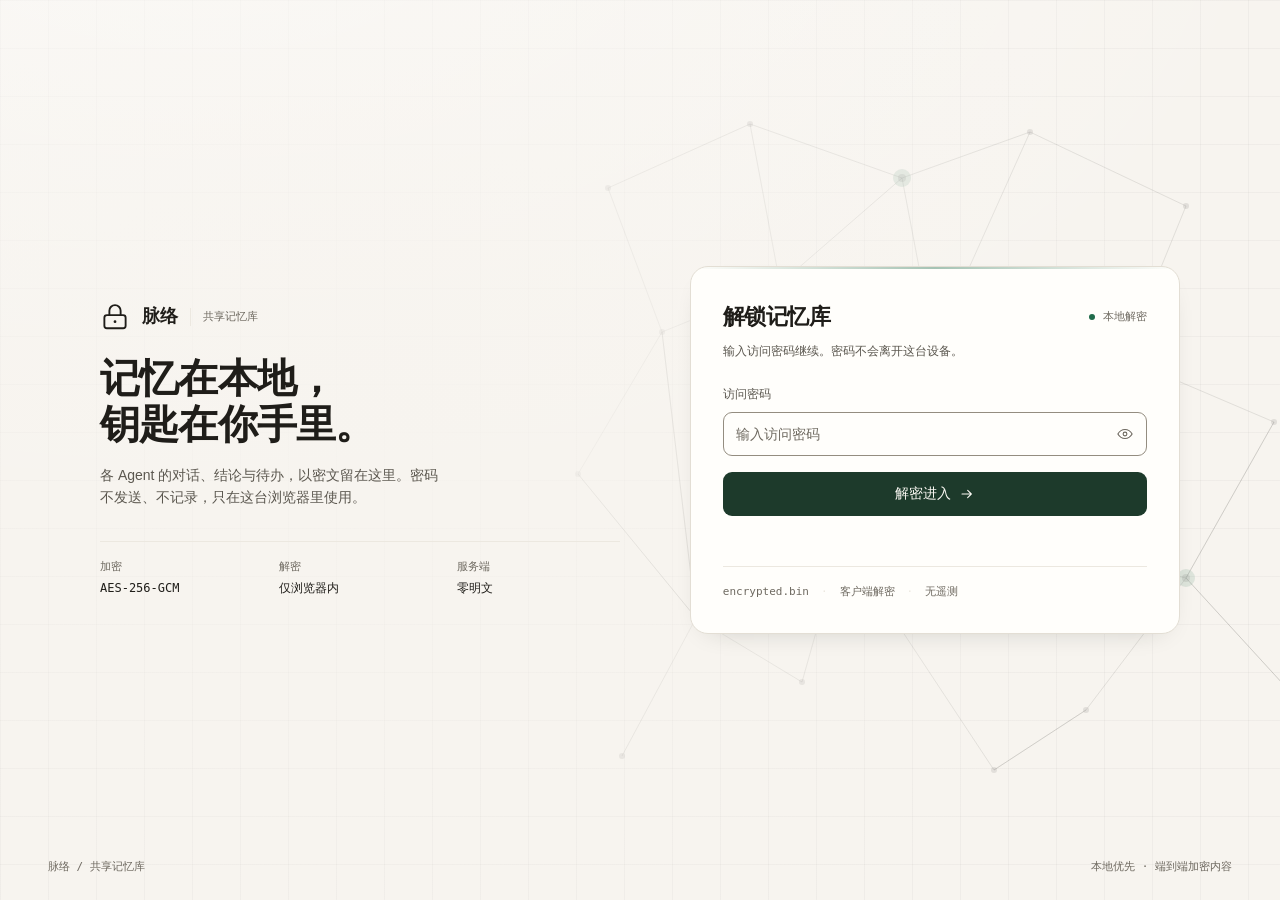
<file: index.html>
﻿<!DOCTYPE html>
<html lang="zh-CN">
<head>
<meta charset="UTF-8">
<meta name="viewport" content="width=device-width, initial-scale=1.0">
<meta name="color-scheme" content="light dark">
<meta name="description" content="跨 agent 共享记忆库 · 客户端解密的加密门户">
<title>记忆库 · 脉络 · 个人工作台</title>
<meta name="theme-color" content="#f6f7f5">
<link rel="stylesheet" href="styles.css">
</head>
<body>
<a class="skip-link" href="#mainContent">跳到主要内容</a>

<!-- ============================================================
     锁屏
     ============================================================ -->
<div id="lock">
  <div class="gate-backdrop" aria-hidden="true">
    <svg class="gate-lattice" viewBox="0 0 900 760" preserveAspectRatio="xMidYMid slice">
      <g class="gate-lattice-lines" fill="none" stroke="currentColor" stroke-width="1">
        <path d="M126 118 L268 54 L420 108 L548 62 L704 136"/>
        <path d="M126 118 L180 262 L96 404 L214 548 L140 686"/>
        <path d="M268 54 L298 214 L420 108 L452 276 L548 62"/>
        <path d="M704 136 L642 288 L792 352 L704 508 L812 626"/>
        <path d="M298 214 L180 262 L214 548 L360 470 L452 276"/>
        <path d="M642 288 L548 340 L360 470 L452 276"/>
        <path d="M548 340 L604 486 L704 508 L604 640 L512 700"/>
        <path d="M214 548 L320 612 L360 470 L512 700 L604 640"/>
        <path d="M96 404 L214 548 L180 262"/>
        <path d="M792 352 L704 508 L812 626"/>
      </g>
      <g class="gate-lattice-nodes" fill="currentColor">
        <circle cx="126" cy="118" r="3"/>
        <circle cx="268" cy="54" r="3"/>
        <circle cx="420" cy="108" r="4"/>
        <circle cx="548" cy="62" r="3"/>
        <circle cx="704" cy="136" r="3"/>
        <circle cx="180" cy="262" r="3"/>
        <circle cx="298" cy="214" r="3"/>
        <circle cx="452" cy="276" r="4"/>
        <circle cx="642" cy="288" r="3"/>
        <circle cx="96" cy="404" r="3"/>
        <circle cx="360" cy="470" r="4"/>
        <circle cx="548" cy="340" r="3"/>
        <circle cx="792" cy="352" r="3"/>
        <circle cx="214" cy="548" r="3"/>
        <circle cx="604" cy="486" r="3"/>
        <circle cx="704" cy="508" r="4"/>
        <circle cx="320" cy="612" r="3"/>
        <circle cx="512" cy="700" r="3"/>
        <circle cx="604" cy="640" r="3"/>
        <circle cx="140" cy="686" r="3"/>
        <circle cx="812" cy="626" r="3"/>
      </g>
      <g class="gate-lattice-signal" fill="currentColor">
        <circle cx="420" cy="108" r="9"/>
        <circle cx="452" cy="276" r="9"/>
        <circle cx="360" cy="470" r="9"/>
        <circle cx="704" cy="508" r="9"/>
      </g>
    </svg>
    <div class="gate-vignette"></div>
  </div>

  <div class="gate">
    <section class="gate-intro">
      <div class="gate-brand">
        <svg class="gate-seal" viewBox="0 0 24 24" fill="none" stroke="currentColor"
             stroke-width="1.5" stroke-linecap="round" stroke-linejoin="round" aria-hidden="true">
          <rect x="3.5" y="10.5" width="17" height="10.5" rx="2"/>
          <path d="M7.5 10.5V7a4.5 4.5 0 0 1 9 0v3.5"/>
          <circle cx="12" cy="15.75" r="1.1" fill="currentColor" stroke="none"/>
        </svg>
        <span class="gate-word">脉络</span>
        <span class="gate-sub">共享记忆库</span>
      </div>

      <h1>记忆在本地，<br>钥匙在你手里。</h1>
      <p class="gate-lede">各 Agent 的对话、结论与待办，以密文留在这里。密码不发送、不记录，只在这台浏览器里使用。</p>

      <dl class="gate-facts">
        <div><dt>加密</dt><dd>AES-256-GCM</dd></div>
        <div><dt>解密</dt><dd>仅浏览器内</dd></div>
        <div><dt>服务端</dt><dd>零明文</dd></div>
      </dl>
    </section>

    <section class="gate-panel" aria-labelledby="gatePanelTitle">
      <div class="gate-panel-head">
        <h2 id="gatePanelTitle">解锁记忆库</h2>
        <span class="gate-state"><span class="gate-dot"></span>本地解密</span>
      </div>
      <p class="gate-hint" id="lockHint">输入访问密码继续。密码不会离开这台设备。</p>

      <form class="lock-form" id="lockForm" novalidate>
        <label class="field-label" for="passwordInput">访问密码</label>
        <div class="field-wrap">
          <input class="field" id="passwordInput" type="password" placeholder="输入访问密码"
                 autocomplete="current-password" spellcheck="false"
                 aria-describedby="lockHint lockErr">
          <button class="field-reveal" id="revealBtn" type="button"
                  aria-label="显示密码" aria-pressed="false" title="显示密码">
            <svg viewBox="0 0 24 24" fill="none" stroke="currentColor" stroke-width="1.5"
                 stroke-linecap="round" stroke-linejoin="round" aria-hidden="true">
              <path d="M2.5 12s3.5-6 9.5-6 9.5 6 9.5 6-3.5 6-9.5 6-9.5-6-9.5-6z"/>
              <circle cx="12" cy="12" r="2.5"/>
            </svg>
          </button>
        </div>
        <p class="caps-hint" id="capsHint" hidden>大写锁定已开启</p>

        <button class="btn gate-submit" id="unlockBtn" type="submit" aria-busy="false">
          <span id="unlockLabel">解密进入</span>
          <svg class="gate-arrow" viewBox="0 0 24 24" fill="none" stroke="currentColor"
               stroke-width="1.6" stroke-linecap="round" stroke-linejoin="round" aria-hidden="true">
            <path d="M4.5 12h14M13 6.5l5.5 5.5-5.5 5.5"/>
          </svg>
        </button>
        <div class="lock-err" id="lockErr" role="alert" aria-live="polite"></div>
      </form>

      <p class="gate-foot">
        <span>encrypted.bin</span>
        <span>客户端解密</span>
        <span>无遥测</span>
      </p>
    </section>
  </div>

  <footer class="gate-meta">
    <span>脉络 / 共享记忆库</span>
    <span class="gate-meta-right">本地优先 · 端到端加密内容</span>
  </footer>
</div>

<!-- ============================================================
     主界面
     ============================================================ -->
<div id="app">

  <aside class="rail">
    <div class="rail-brand">
      <svg viewBox="0 0 24 24" fill="none" stroke="currentColor" stroke-width="1.5"
           stroke-linecap="round" stroke-linejoin="round" aria-hidden="true">
        <rect x="3.5" y="10.5" width="17" height="10.5" rx="2"/>
        <path d="M7.5 10.5V7a4.5 4.5 0 0 1 9 0v3.5"/>
      </svg>
      <span class="brand-word">脉络<span class="brand-sub">记忆库 · 个人工作台</span></span>
      <button class="rail-collapse" id="railToggle" aria-expanded="true"
              aria-controls="railNav" aria-label="收起侧边栏" title="收起侧边栏">
        <svg viewBox="0 0 24 24" fill="none" stroke="currentColor" stroke-width="1.6"
             stroke-linecap="round" stroke-linejoin="round" aria-hidden="true">
          <path d="M14.5 6.5L9 12l5.5 5.5"/>
        </svg>
      </button>
    </div>

    <nav class="rail-nav" id="railNav" aria-label="分区"></nav>

    <div class="rail-foot">
      <div class="kbd-hint">
        <kbd>⌘</kbd><kbd>K</kbd>
        <span>搜索全部</span>
      </div>
      <button class="theme-toggle" id="cloudBtn" aria-label="云端写入设置" title="云端写入设置">
        <svg viewBox="0 0 24 24" fill="none" stroke="currentColor" stroke-width="1.5"
             stroke-linecap="round" stroke-linejoin="round" aria-hidden="true">
          <path d="M6.5 18a4.5 4.5 0 0 1-.4-9A6 6 0 0 1 17.6 9.6 3.7 3.7 0 0 1 17.5 18z"/>
        </svg>
        <span id="cloudLabel">云端</span>
      </button>
      <button class="theme-toggle" id="themeBtn" aria-label="切换主题">
        <svg viewBox="0 0 24 24" fill="none" stroke="currentColor" stroke-width="1.5"
             stroke-linecap="round" aria-hidden="true">
          <circle cx="12" cy="12" r="4.5"/>
          <path d="M12 2.5v2M12 19.5v2M2.5 12h2M19.5 12h2M5.2 5.2l1.4 1.4M17.4 17.4l1.4 1.4M18.8 5.2l-1.4 1.4M6.6 17.4l-1.4 1.4"/>
        </svg>
        <span id="themeLabel">浅色</span>
      </button>
    </div>
  </aside>

  <main class="canvas" id="mainContent" tabindex="-1">
    <header class="page-head">
      <h1 id="pageTitle">概览</h1>
      <p class="finding" id="pageFinding"></p>
      <div class="meta" id="pageMeta"></div>
    </header>

    <nav class="tabs" id="viewTabs" role="tablist" aria-label="分区内视图" hidden></nav>

    <div class="toolbar">
      <button class="search-btn" id="searchBtn" aria-label="打开搜索">
        <svg viewBox="0 0 24 24" fill="none" stroke="currentColor" stroke-width="1.6"
             stroke-linecap="round" aria-hidden="true">
          <circle cx="11" cy="11" r="6.5"/>
          <path d="M16 16l4.5 4.5"/>
        </svg>
        <span id="searchLabel">搜索事实、认知、待办</span>
        <span class="k kbd-hint"><kbd>⌘</kbd><kbd>K</kbd></span>
      </button>
      <div class="chip-row" id="toolFilter"></div>
    </div>

    <section class="view" id="view-overview"></section>
    <section class="view" id="view-work"></section>
    <section class="view" id="view-facts"></section>
    <section class="view" id="view-beliefs"></section>
    <section class="view" id="view-intents"></section>
    <section class="view" id="view-knowledge"></section>
    <section class="view" id="view-requests"></section>
    <section class="view" id="view-decide"></section>
    <section class="view" id="view-health"></section>
    <section class="view" id="view-evidence"></section>
    <section class="view" id="view-assets"></section>
    <section class="view" id="view-usage"></section>
    <section class="view" id="view-cloud"></section>
    <section class="view" id="view-disk"></section>
    <section class="view" id="view-agents"></section>
    <section class="view" id="view-graph">
      <div class="graph-toolbar"><div class="graph-filters" id="graphFilters" aria-label="关系类型"></div><button class="ghost-btn" id="motionBtn" aria-pressed="false">静态模式</button></div>
      <p class="sec-note">关系来自笔记里的显式双链和明确关联。没有依据的内容不会被自动连线。</p>
      <div class="graph-explorer"><div class="graph-map" id="graphCanvas"></div><div class="graph-list" id="graphList"></div><aside class="graph-detail" id="graphDetail"></aside></div>
      <p class="graph-limit" id="graphLimit"></p>
    </section>
  </main>
</div>

<!-- ============================================================
     命令面板
     ============================================================ -->
<div id="palette" role="dialog" aria-modal="true" aria-label="搜索">
  <div class="palette-box">
    <input class="palette-input" id="paletteInput" type="text"
           placeholder="搜索事实、认知、待办、技能、工具、知识…" autocomplete="off" spellcheck="false">
    <div class="palette-list" id="paletteList" role="listbox"></div>
    <div class="palette-foot">
      <span><kbd>↑</kbd><kbd>↓</kbd> 选择</span>
      <span><kbd>↵</kbd> 打开</span>
      <span><kbd>esc</kbd> 关闭</span>
    </div>
  </div>
</div>

<!-- 项目详情抽屉：点项目卡打开，展示 5W / 进度 / 验收 -->
<div id="projectDrawer" class="drawer" hidden>
  <div class="drawer-backdrop" data-drawer-close></div>
  <aside class="drawer-panel" role="dialog" aria-modal="true" aria-labelledby="drawerTitle">
    <button class="drawer-close" data-drawer-close aria-label="关闭">×</button>
    <div class="drawer-body" id="drawerBody"></div>
  </aside>
</div>

<script src="crypto.js"></script>
<script src="graph-data.js"></script>
<script src="graph.js"></script>
<script src="app.js"></script>
</body>
</html>
</file>
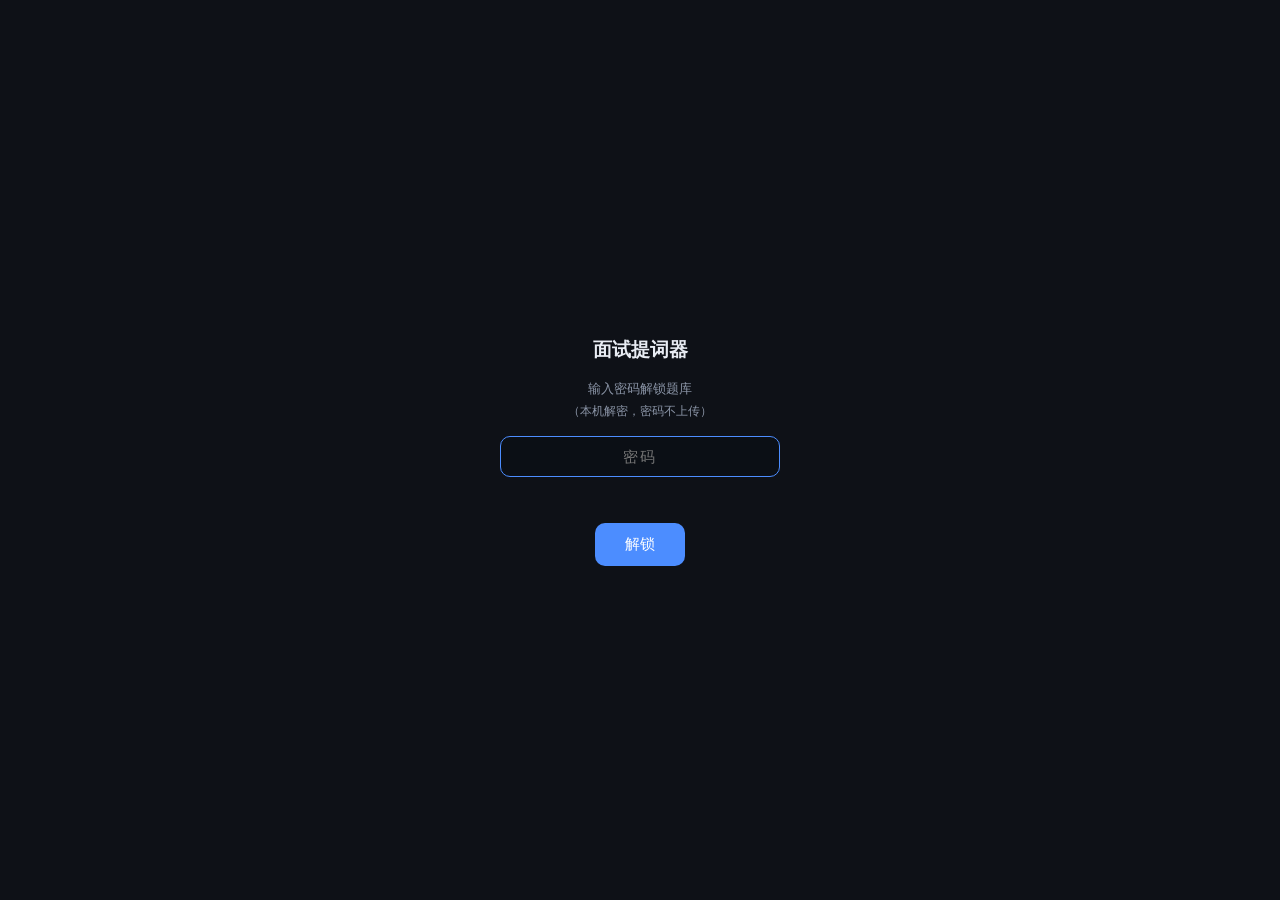
<file: interview/index.html>
<!doctype html>
<html lang="zh-CN">
<head>
<meta charset="utf-8">
<meta name="viewport" content="width=device-width,initial-scale=1,maximum-scale=1,user-scalable=no,viewport-fit=cover">
<meta name="theme-color" content="#0e1117">
<title>面试提词器</title>
<style>
  :root{--bg:#0e1117;--card:#161c26;--line:rgba(255,255,255,.08);--fg:#e8ecf3;--dim:#8b95a7;
        --accent:#4c8dff;--ok:#2ecc8f;--warn:#f5b942;--danger:#ef5b5b}
  *{box-sizing:border-box;-webkit-tap-highlight-color:transparent}
  html,body{margin:0;height:100%;max-width:100vw;overscroll-behavior:none}
  body{background:var(--bg);color:var(--fg);font:15px/1.6 "HarmonyOS Sans SC","PingFang SC","Microsoft YaHei",system-ui,sans-serif;
       display:flex;flex-direction:column;height:100%}
  header{display:flex;align-items:center;gap:8px;padding:calc(8px + env(safe-area-inset-top)) 12px 8px;
         background:#11161e;border-bottom:1px solid var(--line);flex:none}
  .dot{width:9px;height:9px;border-radius:50%;background:#4e5769;flex:none}
  .dot.on{background:var(--ok);box-shadow:0 0 10px var(--ok)}
  .t{font-weight:600;font-size:15px}.sp{flex:1}
  .mic{width:46px;height:46px;border-radius:50%;border:0;background:#1d2634;color:#9fb4d4;font-size:20px;
       display:flex;align-items:center;justify-content:center;flex:none}
  .mic.live{background:var(--ok);color:#06110c;box-shadow:0 0 0 6px rgba(46,204,143,.15)}
  .bar{padding:8px 12px;flex:none}
  input{width:100%;background:#0b0f15;border:1px solid var(--line);color:var(--fg);border-radius:10px;
        padding:11px 14px;font-size:15px;outline:none}
  input:focus{border-color:var(--accent)}
  main{flex:1;overflow-y:auto;overflow-x:hidden;padding:4px 12px 20px;-webkit-overflow-scrolling:touch}
  .sec{font-size:12px;color:var(--accent);letter-spacing:.5px;margin:10px 0 6px}
  .q{font-size:20px;font-weight:700;line-height:1.45;margin:0 0 8px;word-break:break-word}
  .q .ct{display:block;font-size:13px;font-weight:400;color:var(--dim);margin-top:4px}
  .ans{background:linear-gradient(180deg,rgba(76,141,255,.16),rgba(76,141,255,.06));
       border-left:4px solid var(--accent);border-radius:10px;padding:12px 14px;font-size:16px;
       color:#dce7fb;margin-bottom:14px;word-break:break-word}
  .ans b{color:#fff}
  .h5{font-size:12px;color:#7c8698;margin:14px 0 6px;letter-spacing:.4px}
  ol{list-style:none;margin:0;padding:0}
  ol li{position:relative;padding:10px 12px 10px 34px;background:var(--card);border:1px solid var(--line);
        border-radius:10px;margin-bottom:8px;font-size:15px;word-break:break-word}
  ol li .n{position:absolute;left:11px;top:11px;width:17px;height:17px;border-radius:50%;
           background:rgba(76,141,255,.18);color:#8fb8ff;font-size:11px;font-weight:700;
           display:flex;align-items:center;justify-content:center}
  .bonus{background:rgba(46,204,143,.1);border-left:3px solid var(--ok);border-radius:8px;
         padding:10px 12px;font-size:14px;color:#b9ecd7;margin-top:10px}
  .follow div{font-size:14px;color:#d8c48f;background:rgba(245,185,66,.08);border-radius:8px;
              padding:9px 11px;margin-bottom:6px}
  .empty{text-align:center;color:#66707f;margin-top:80px;line-height:2}
  .empty b{color:#9fb4d4;display:block;font-size:17px;margin-bottom:8px}
  footer{flex:none;background:#0b0f15;border-top:1px solid var(--line);
         padding:6px 12px calc(6px + env(safe-area-inset-bottom));font-size:12px;color:#7b8598;max-height:78px;overflow:hidden}
  footer .lbl{font-size:10px;color:#4e5769;margin-bottom:2px}
  footer .l{white-space:nowrap;overflow:hidden;text-overflow:ellipsis;line-height:1.5}
  footer .l.now{color:#c9d6ea}
  .drawer{position:fixed;inset:0;background:rgba(0,0,0,.5);display:none;z-index:20}
  .drawer.on{display:block}
  .sheet{position:absolute;left:0;right:0;bottom:0;background:#141a24;border-radius:16px 16px 0 0;
         padding:14px 14px calc(20px + env(safe-area-inset-bottom));max-height:76vh;overflow:auto}
  .sheet h3{margin:0 0 10px;font-size:14px;color:#8b95a7;font-weight:500}
  .cat{padding:13px 12px;border-radius:10px;background:#1a2130;margin-bottom:8px;font-size:15px;
       display:flex;justify-content:space-between;align-items:center}
  .cat.on{background:rgba(76,141,255,.18);color:#a9c8ff}
  .cat .c{font-size:12px;color:#66707f}
  /* 解锁 */
  #lock{position:fixed;inset:0;background:var(--bg);display:flex;flex-direction:column;
        align-items:center;justify-content:center;gap:14px;padding:24px;z-index:50}
  #lock h1{font-size:19px;margin:0;font-weight:600}
  #lock p{color:var(--dim);font-size:13px;margin:0;text-align:center;line-height:1.7}
  #lock input{max-width:280px;text-align:center;letter-spacing:2px}
  #lock button{background:var(--accent);color:#fff;border:0;border-radius:10px;padding:12px 30px;font-size:15px}
  #lock .err{color:var(--danger);font-size:13px;height:18px}
</style>
</head>
<body>

<div id="lock">
  <h1>面试提词器</h1>
  <p>输入密码解锁题库<br><span style="font-size:12px">（本机解密，密码不上传）</span></p>
  <input id="pw" type="password" inputmode="text" placeholder="密码" autocomplete="off">
  <div class="err" id="err"></div>
  <button id="unlock">解锁</button>
</div>

<header style="display:none" id="hd">
  <span class="dot" id="dot"></span>
  <span class="t">面试提词器</span><span class="sp"></span>
  <button class="mic" id="mic">🎤</button>
  <button class="mic" id="menu">☰</button>
</header>
<div class="bar" style="display:none" id="bar"><input id="q" placeholder="搜题，或直接说话"></div>
<main id="main" style="display:none"><div class="empty"><b>已解锁</b>点右上角 🎤 说话，或打字搜题</div></main>
<footer id="foot" style="display:none"><div class="lbl">听到</div><div class="l">—</div></footer>
<div class="drawer" id="drawer"><div class="sheet" id="sheet"><h3>按分类看（共 <span id="cnt"></span> 题）</h3><div id="cats"></div></div></div>

<script>
const BLOB = "xyjkj0SdR9cbvuaHUL19F0GgxANv/wJ23UuoeAAkToQlqHil8fK9AfW8pO0FmBn71frxCy3/k4R9ElB1V+a8IodaF7MpzBRFEE8V15PkTbgKOYm6po9pSxSacBhdSY+sWGIDDH5qpdTe4QPT+B7EemN27rBZOgfmmAR/Brh04tScmRVyaDLTLDMKQgHd+05uaWFoS/m67nLMiufyYM9ZRG15ketLdgg/E/pxNG2+U4u9V77Ap+atumClQEK7CNm55RYdADMOOMGqRRVIAYrNXr9Bzqf932dinJ9KsI/Y0UEugzRSu6p0EbeH10V6Bk/NS3kUFPmXQZYau51Lip3lGx6RiM22OQsQMvQL51o8T40Rynb9uu6Vhw2+8y2XD6Lmfl8AZYbfvRNf87H4OaY+aq0tUsIKCv2LXm0D6jNGzABs2s0KIUA7Q66jg0gk/zzH5HG2LYTEo8ntPVYb4w+RiCkXQyKyyd5KFFyyRoSFegcHQber876ccNHfIqx+4JehsGuZQy2qCKdn6w5rM61erQdzaTq2ZP1Fhj2vavlLlh6KQCBLsfU3+7oHRCQk+21sXc2EEWxVDad/CZZT58TMxGmlc1Mp/IZP/WItqBUnO+1OH7b5hnaSRIWBwNkrIHERGIztLpjt6HZ/[base64]/2PxpwhGw2UWgidg8jw7xfMeG63vlUZX/u4J5+YY7ChrkNzshEuGWeqjeI7WJC9JzRFkTsSW3ttqFf6cwEmSBjHfYfBOsL4nhLk1S83dkSQSHaim5egqHvJjAljG5ym80V7HaFCWcKOOay6JnauifqQ3mlW7YeWgdjjfNArptCptEej3p2KjYO4fGIsg725WM70U9zCko0vzqNm7C1SksPXyi+Fu+vjWjMz7Hvh8/plj/C93BDjHlnbinsc9mUGsCNApDgrYvBQ7PehjzjXgtJX292joYPhcDfU/sIXyDnmUDyTiABq+c1Ewt9ugRX9aTZG90SvqK60iEm33lRfwU/LRP93KwPD1guhUA9arkMHA+DQ0NfLQeqKwY7OeZxdA7zdFRecz6VyR7pN65DbOBekTlb883kcwWgrylVvhq1Ew1eIPG/Sv6MwWrkc32tk8imP6vvkeqKPekgCjMRjDLNA00cdRc1/jBmEzTnUk+mCy3/a9KoMhDmKDoA3M593m9HgaD0QIbzm5R1295q+ylEV6Q8DtwmMQTiy/yOEwJ4k8RsuPQg2fL9x44KOPyZjDvmMQiE7xIXPqWItKYztPZeUIU5LQdVHYRLy6Auim7yj2uG4ebh+NO3X2X2eBiEFqbV4+L4Jh7Taq5JV687E69pVbTlbrD6R3rg5M5+IKGT66gZJ0n5oGmH3/H/qEEJe6gO1uxCjH7Y26v64lFG8tVO5zmUqSH9W6M2IwKN1Pu7YExWkNKUy7OcgNmGUyRrci68kBbidYTBsCBTB4/plTsyLImVckBxOPojnas+IRJZQJOxc/YuipyWMWuoMHsHJAWe7zcBZot3Lf20+mEQqWt3QgkEQ3mpGd3N371Wss5WKTkcXB2YealCI5YPFjdR/R9f3F2GI5noZgwiKxLWXXYkN6gRyHPmf0kiHSZfMLBZigpx+LkDRVzfoyux+9CxcsRE3vjYA5Vyn7RWC5Ud8brJPOHwxsiBRYwK8mOACmjKA4GNF7gGLfZBPzVF4LGDD3B6pPT+DoyjkgubibjTpKwEKE5bKK3uceB/RdzFu/WMOSbG51esnLzmYvOXS8zlUAzTR17aL7Vv5/XG4YtQYgX/hADca2mN9T6QeUgRgeCJrhmrQAS4ydkUq2Kk1koDgd/r73DeCdXBLXS4g5xp/+ht1X3olcCezRiKOJG4OSSBf7I09545Yk5BOBdYzKiwOXx0Kwxca4oNCVqE4MtRVV+zg0G1XWq3WsG9U3hQoPSREg2TdQWSjJ9ORcISCCQOTvtzTs+3/[base64]/lW4wn5lZ5RvVCJSgnqy15/pxl1mFj3557cYvC606GGNUajESVtJJFLI2Ek/9WEYSowCeVH6kYfLNw7LoAmLmuloEiXRP081bC3q8h3gnsl4sP+f3dm8FR/[base64]/YrIioxhf52FsV8jMTanoWer9+vT5cMHAyFquFqq4zmNJS2CHmGZdck4pBKTFb5vtgfCf4N5u6Rq4Iw/JKYshXzVecYbzxk1UVnykkmckzIELfSmZRQIfR1ufKiFhO+LyDNcPacrhHyChVTK/6/7QuOUgWu0EbBuHNcytHmGo+45q+aDNB3B+0TPhygMR6vAsc5zPNOJ53QSIFMOqnJnS260Zi+/GWpdZN5dAGNRGRZkAvwsqSFXZiFXGZaxuXgsjRHOX9Wir7LzXjJv9mM/aATdtNP5gHYJsKMubBdyEoFwiq6ZAayAN2swBr9wr4oFQZjRi22+wZKxhals9+vBnQXB+TR2p5UAQ9Fv+D3mhbdL8juvgLshn1A8cpa/FH8cnG3Z9/ja5r1RsSZq/nKyPNADmkFB31og9BMMyl+PQmh/f3c8U+ggIJieVicjg9b4mmH6DZYMNJqBSQ0l9E6zMMNOLk8OH9l+UNbnjbgrv0Y8D1UF024jvvm731bjAGhwYwrA+SIZwzZoS+cNlhOGpYq+DXPcpBzWytp/[base64]/rIIzlnWdVSNwfls0+Hf3VwmXewRJz6Eu9ePCVEDZTlJl0++s9rsVAPNT9bsMfuRGHjngVIaTEuEDFOIte7S29t1J4ufJc+GU0pUMVv9DVP9T7v3fPshd1u62Uz0n43xVqS7xsMyh0YTx3Ex0TCYtbebXrLY3U6wnv8D04PWY1H2OtjzBHkK6GOM/bNZIZZwAsfxpw9oGXpkBdmlaD5CRwOMbTFW/Q+s5TotMWRl0TBfPyLR9LB4AZBq3oL6qm2pMrlmdBxloWoEFyhaFuFPkucyipZvCnXLW72rOPer+b3vvboiIkcPc3DYc+rMyxJWtbcGPSJKTAJZx30vexm45iMId6w+O8XkPuXP5vDnTxffcEfidou5hUqM7t2fz0pwaaJi4pcwxC9Fna/7e2TIjbwrL4KBjFBkU3hLs+gYY59ea8PLBuAspwSXLwMyWn6D9uYx/IOLfcmS0/GlCMDzfNbFd7dKG4B70N5ko8oxs6ZcZJ0dlAAGiYUYIRwqtDYiw7jtH6JE5aBOeNn84rVq1FMeD8zKeHzjJNEER8Kz2kQAXt9C6DMFuaIDejBWubPfhcG/[base64]/6r5oO4pysZgKT2zHlpITJOWAeI4vMuPgd/1dLhhrGE1iY0gtVlAA0hOyY+bgbta6fmlvPt2KL7wVlZSek2iG7xcaoiSB/ngbPSA3VN46DrAJNdtLfQh+fqhMr/xSPaR85e3xxj06IerKkQYLGfwblyrsdx/wduyx/aEh6x+UeTEhEjSQp0RJHHs1ZrozYu51TOvIX0JjRLSXvTcZ/f+fm5FGZ0n0GFXr2sdVnX34pkCfc8kuHLfqQd59lqNwxNVqx2qLD0lIsJN5D+U6I6JCv+u/hbV9xEDHUksi9qO+W+sQUtTeLWjkJ8gur7zQ8vOF7Sz3gHmoR/jaBGJFXw5S4E0zzWa4nro8IIwaP/ZMb7TI1D0rj1lX4PX/[base64]/pY80OVqNc3SRvFVMOq9Zm06ywfzJg0lKeVfpwcjqHThNZXNqIs2Y0TAxQoTsyq/+89lTiLcmNHhLRAmP+28nyQb0sqR5/AAOMhDQxFFoCXlpgfJHuVT1/vpoFZZXdE+g/jfKZxVGl8BElqWZljAoERZNyz5N9Qm4I2KCz6fhbiywcKAIQyw+26QBp4fT+7nu8ubIP8OD8YaF1h+tukzTH2F4w2NgLA1gvD1+912nzThaxr6kIQAA2zoFefffjHUld1an5Cqu+sO92/59+NwJ2c15PvJcezWsI191YYfuIdZDSekPYQnooyT7HNWO5v3w4gnHcvEuG9UsEUwod06j1sMJY2W2aftu8D/8DKgiYD/fKN10QK4Z8QwnRseYWW36lHs9/vsu1/GtXKSeQAktMQkXLOECKMnfFujSXzTnHBs3+ezbGFF1vIIxh+GR20pQWqRlSUqOxIDk5YPD5KIhqtB4uCY0NhyKhKdJ8UC3l19DmE/FV9OmxbCVod3PYWfLmjMXRHclYa8BgPB90TYw2sO6md7s+DwK8NajYkzenMkCO3DH/aUXHQMaBYM011C2y3+clvn+t3t/xgICxyOO21QB8RR79MeyS3SQLqd+mVQj8/I0Jbx6k5u/ri641rNsJSN69lSRW16RkDE9E0A+St98ugEr0rRlAqyCFC142bQ+9Za2asglZO11oxaTGxZ8enkgrY14dWH4VXq5tfXe/4IE45eN2ehA4BpVQG/kWf8bV9iein90j6IutWmCz7mywOQtExVTtWeO9CmbRv3xlipR3A51IJlq4w8zku/sSkzc7vVOz6UKGwojZyi/424Z+vVWpRSUVRVbwKev7sHeOnM74bb1kHUKnljjHvWA+n+/uFfhL6mrMeKNuFZ7Gx/OA8BjgRQCp46Wfh8VtYLniR7k2Milk74HJMBlM/NrI2fJmHOOn7Zk7s4DinNIsOi1H/ObMPMASk5IPA54h0PqWHMTBl1JuSJyNHVIToyvBD65PmsuyApj112tXWwXVZk/RXujUa67G0AeD9bsgZLo95IVgTpq4R3yOokCct4yPAfXOeRhnNcxZpENlLmuIutPN5laL4NmUQQ8YKxAUZBiftS6X1kZBOmuIVKpX+FrLVKhBk5TcW1jJTIiScsuD7QZpte3ocmz7N/hJwCxLPA2JdCOn4RbCLMo9N5NhpsbIRUj1oAkYaZf5mefHPALwy+WLf2zdoE5Pgt8DnIESl1bZaIho8zbg9LKYtVWW9RkgyGBAKOhSZpMYknTR+bShQzaiw9G0d6aagQ5yVuf54PU0RAfKOk430OiFPL+6H/czxxkaETP9KJA/pxOBRWSW/l85RTpdewhtS55OV496F0URldm5jJdvrAqSBRhDFr1uQvvhjA0n6cEE6w+coVe7XmFw3GyO1zLvcZrXUJhLUF5mBlV6SSwiuEMxk35bxmUGiczWkmIwe4A1h7tHug41wAsIJQjFfbDUw592jlecSZcEBUAKlKUR+j/Dma6QNPPOPv0+/gjCZv5WLATZ3zyhPrnHSnZbcAZcxAZ2bfvbIIGNz2U5qaEPzRXgiQ41A23Z2O2HcHkXa0c1cU2+d/gvU0iH7BYPIe/aXgLs2HjJFuo8Yj53t1xc9n5PeL6bAdSKFuCPcW9KzSUUxul5BT4jWAmSZFG7bp3K99hSHKYENkxTtZFgRLqw/3azVwMGFU2Ocgl3Bn2dN9twAkx0rLyXH+deYWURDHDg25/9VD8aeYhXWo6GjbWksVrc+eCSJxb/BIgmsCbcJGPcnEeQoSh5HWzlVm1kPThX1SuuBcPndk79KqpeDJXhoHfscMx+9SlftJOWfve8+7NAtvpNyCnzlo45upcudxir18XAf72pjfd81kV7oCjS6aI1dd2u3BmMYA3Yram1YqCTLtCCSd/a9HfWLyx7EnweNpV5GMU3MzpucjLkOUBd3q0SiP7nxQnfjy8LS2zyk8x5Zbp5/UMQfk05QKHq2H2De3g75TKMcoL+j7sfCqcQ5J/se1cRizbwWsghxPHlmC++MRu1IwxQ2ueqN8DUepk4XVyLbsJOlCVPZZKJVPqozZ2f0i70G8/yfwKB4bMS4h7xQmiwsZmWzcwJOdgqPyV0NdNwi5b7NUU9h5qvpFoiy3p4INpvYNmPBSQpiXqiC/sThhJHWvPsZnR71uQV1Az3WmEqI9cCViBreIcJ2DSmPULGE6XWgEz9v54nV67YqBOxLCd5xXyDfo7pKfwm81SOpL5yiABYAPGWh0LcSBJrhDLtdRCV7hX5Y7XMpLiwo3o6r2OvQ0Y0nsF2YanjAo3hg6qMskNU+/rrU9pQ7T7InmbzY38sOsFvx4wnuLn8yCaNbUcqGOw+lMHwe4jH2hBwKAfEsC95zLVW8RMsgFFTZcnXCoQWKJNvGheReFiP/2XLpBMcEX4Ce6f7bilUKKhVPAnG32opN71gGw1ND+zohEG/jCgsqh89uqe6mwuXmgOe3zNxGYWkzRGfE5VVIU0munAStoE2fxS3YRGTOECDSZKFjgOfJnohuotccBtwLZjmtOw3cPKI+UU2D/iKfqvVPTnVgf0H68NAG83wUp/sqQrdgcYnOSD5j3KLdwDxTaLFt3agX6+0EsUltR3gl53niYXkD1dQ9M78nIXUf12GxyVWLKUUh2iJSKavKljU611a3HbVJZHu37uyKPYHNQUU3BRlVfOH6q8ujA733t5zlFs2tYr0yMVhxt+cEoNRkyYnGQuKmF3cDLV08R2Gwhlz48jWAn3PVNo9/CDntRTIXOZldakQGE6jYVQShrN9N8Uub3mkhINI+5FqluWkwi5ijBY1lYcaE6Bph3dEGqlCSQ2lGc5RO+rMYQ+CF+rrSPh9IVfFngFmPY+8miwaHMQdS+CGsV545obLofqu3sW19W6bFL2GD4su9RdmjeWGb7i7h/sUdN/RRYFwjZz3AZ4hiNvxDy5MCgcUuTyCW0i8wg5p5zn8LrVpichMNuyHzWFlOoNnvnRvAZbekxu4rIFO831Pmv+5cRkRlUr5VEqwRZmS1r5zIhxj/MT8fbZKh75yhZAdWnBJp9/cucQJ5Zx6TtdPf1JmFOmYFQUTbN1pOFM2oClIzxbWOtPe/[base64]/vqRbgTUNAG+4LcIdxALtb224QH5zFRh+XuvYfsnhv6ikJphsZzyBY9Wlyb7F3xS+M/El5VnqR518lvATjk1FawDVp39in1HdpupRnPhLyvV2LOuC/QiHk4XiAGCjsrcd+p5DfZ/Y56pCTYccKnkBZkU4siqs0yf76trvtDj5+z6avqQoTNU1IiJwNlPpXXPD4mSw8RjjvdOEy34/2CUcGlYM5+b/zl7Y34vmBhitlKNHLxcJoz7IvLd+NYwPF8B3GTyFcUfMQR1LGVNaTexek3A0GrLut89OVtKW8Fwo/CioGRbJ7YTnCWgkdT/betjDzTbBGPMUre0JodCqQmnT4+Rij1EjcA4f3B3tQ7PqtIftCcUYJWptiYgplwVrxCOZBzUFqT9JF2KTTUVuLdHwczGk3dDJHN6YjsPy4GMJlgNWg/GckgZggcLnlOwvTWcSldEpxAFKY4L7kIS89NVMOMV7fnZK6T6YmXfU2m+FrcqJtYXqw/yHQ2HmQpDf+DE9I9+xsXg9CNAcWZ9UXa4rktdw6RolkrXQuY7AcncvnR0crZwQpVGfH4e7Oj5CZ5AJS+PNxh6CdPbtg6VeUrJvDUhWCBBHYr9/ofOgmtWLxt+DRVoWme5bkFIQkLPQFygMr4bguTtSmEyjIiF3Fy6brQAd56YWBNth7EpEgNRT03gdybwrA56WuDvBo/13V4aoRTbQmaSGTfWn1SUiIeKaWrPTWaZs4pjP3/aSfxZ3Pbb/iegWLat+TfQbIfU8LhBxxkzkXY1KY2CfhCSJYwkHkBkuTDO/Vj6yW4eohPzBDdm8RVtncioiFbakSIZe21pA9m2Qd/bRt81eDp0oXNeYAvzvhT8zAYhHoyW1uOnqT6ONjg1PDm1giQS2mwFd+/K/uXgr0OIC59LoavnPaXAGY4ROOhjLhyVunoAQJEGrO990PzpwpL6RuY8225d8rlLAk+4CzPDSUXl9ZjJQr0C1UX9EPolMwktyglhD+c3YPuzKiKL92REVhJhHV8h+TDEsu5fIRMJPADjcPCk4WyhzNrPcLPCQf+E/QaMfeh4VlgxaEy1faakavVebFbPe5sL/RH2dKcKLcX/[base64]/S6ZRRj9Phpua7QXSrr59R3b60bffqx6ZefHSAf3W3nxAi1ascaYkJECurpOYoBWiwGn+ut/0xerZkll2dydMYfHRz9H5m+kPNRd1pD4EpWKGkOatbmHYUE4yJEE1pdDOKRQyGsY4a6RNsFxz/iBYOBenu+KSd3tCClGJ8qZ43htlj5U+Kb9nxYAyTRrGGtVCmvA6Q3YfPX+MWhJFeeIR/dyUCCyno2US/xQ1VyQ6/U4KQA9lBjUNk5o6Hsp2siSAPRurJThMGHVZcOOtexLZoR2eT0yT7ctCeL8un3ZIUWpr+HFx2r99QTNVGOk4m40IAwYop/Mmv/zl9UvYDbTLo7xmbqXWO+nbRCyvs1yYIaYyePc2AKJhDSpaidDpf9IX34yrcKBv//S63PpG8x3GcWI4H85VRCZDdyVPyFKm90bfNf9G1QLzy09rHf4fAsRR67MxbLvk0AxjMKeSGeGfbJIR66VJvsjYktwJPI6iz5OG19g/p7j5GQDhpMSMXJ3drm5F0h2ktDOyr3dG85n7/kzlreHF/d1h74XWnKclJPP/4QP42A4CkEcEzURGv4yN7Di2hfoJXJKps4C2/e86Q7XZhPRKHBmt7FxeNNZgIillOy/scah+13cveegPRo/y/qJfX6wIs3mm9hl9aByFyAW4EEfK0HC90PHvUSJEU8lpcmYpusILZRdwnwTMnEarUYrllYmaQU5KR5CyFAG5Vy2IId34Noxcmh1dJW1200o55UWk4fWAjVaiRqayvloG6Hi7gaISYtHRb91d/jKPMWotFfbh/UKNVpZ39G4dXIug6chC4kgrDaDndRl4bqPJlBF/fz0+dn9qc2NnaVnVu6wm9s9/bqeR8AsqStRFC9Y7lbr+PQw2mq6+d2Kq/Q4ydjSszYj0Z1Q4ae8znEi8JjX01KzEY0xMKTcqsDIoPZNiWYByC5H7ONT/M5wxIe4qyGYPAvYhu+ZgFdtgdIFho554/zjImK78qqQwZzPIrm9AEOPNQFI/ph5oK95elJleFaEsW9N4t0SVuxDwZ+6fg8JG6g5ElzC+vDBToXh95RWRGabO56+PHCwUo2pkSI+9Fec/tClzsRD2a4Kr1iO1NT4vYpcMxJXwQ4YkwWIAloEhNKjGIRm4cj/mkSaV9m/BhOeycB//osuv8bOy2J5m9BeNQKg9OH/XSPmmo9aPwE8T4moodqPj5TZHEGwcK8JarrdKd6AoXRjRSykjQR+ctfjEuXYBQlPOlXIZ11rEB72YwoM7LMfH4s2U9XimDIq2hkGudLyXXi2IJsKm/4aaeYw/nYOiJbZlAdNBiCXzSBRtTfMpldPTZ76YLRidtFL+7j9uGMAjZ9uVGCbyTVc1trsjxa9cEQrt8QdLBctBCxJI1NQq5D2qOGWzABtLHMEa6Z8L4IGpesWkXIuUBsLQS5LN4W1aSzEL/LaAq7SsPchiuklEKtVtuV6H4Ss9nSDLI3Of1dMbEbswIEzKKeVlOKmOEeIXM7O8/[base64]/sWCuJtpJZ+XQiNgapwuiSXjP+TIzmxloPQJ2din3DMxHVEWRsV3zMlxIA8LTIfeeiMM1IaWVucNfty+pbJ6W8cOntgDii3+xzeSckMCzvTcPMOK8wx988YExXTbt9cloK173EtRM3du4gzVz5R5PT5Hr2bn7HB+snh7LzDEOhLtMxGfBk78/4LXk5O4DYfhFgmZL/h6xzxafw32J7iAjQfGGVzDNKtnyFgxGdaQ59Ieli2NWGy7DSdiPaQZmuA9irpzo0YMTxuvHuqsgUIDLdzheiaARjow2zzQS1FM4YhmRQzg/LdVxfLp7zcBQ5iahneKhTKkar1ZcUY29MCKoBMbVblpQAzgsTRDULqCIX/aP53gWOOIvSfUAUX8pnsebYc377OidTzGWv8dhZzlemug8pQKsEPIucJKA0lUQvlzynOk4vn4ktuCsm6hslzusRJOh+sNZUry+ksKgpqedeY4rZoz5EtJMHBRlnh6dhL6v25fnYwFsO/VjxFgPxFbLncrTn4809LkQNvJS1CVKA2eprbVeEh7hNeRUJeIqbaRRoC9KvNtnxMQniW/x3fg/DUjOt920Qs3Tg3yTS9y52kVus+ut/TKwEAKKqGaEWiCZSzRVLtU5/[base64]/+kdiFFfprjeoanvAF5kPX/HxqIebVOasi8QgTbko5Nh2j0WN9DkQKfk/6t+ewSYslZW0n+h5Z8BWYfqgWlSnjDKUyxXFx0/H7E/iBZLJcXBC+kqfLF8Q77A9nwtj9aUOLJhtoXWCx5WXa25xOq2+Wp+MX62a2pckaqFNyh9mX/8gicVSQt79D88oA32akPGyY4bWJy7nq5U11ZoW0tSVT297+rxdk4gn/QuNKcPcM7/um2OCFu2bNwH7cpEPQWgqJq2qH0M7eJrgkOaFryfpKVNJh/Eyfrlnla7Imiq6yGiR4G4L5jPqB9+2mtI7EYRWo5NUH3UbL8rOPZtrvnIKEx2S2G61v9T0ECJPuc2dgU33XG/gkUbFjU+p92h2VBRYxUOHnC91Qj3eiZKzVh3Odi+SFQpHUvmd0y8Vb9h1dwEGiV0qfjlvm9UZ9fMW5Lyj4aiFDw3Iif0THzSW4A96lrOjRXrqgbNaso6wtRCxweYIKji1ThFTddi5VnKspPl3PKSJq2U3Z1MguwUZKKYAV/FsGY9Fmbndd69xYG16zWCOla3xeIYPcew0j1okh5W962bke5G/aXc+dE44xcz6AVHwl6EZnfd8cXk8ZrUF8T+9oH0cHfmFxLxSlr1azu20SzhywiRie0hgCt/TpaEc9DYwsN81I/0Twhu4zaR9Uux2cAxzhpvg3frRtFT+jrEEnsliI1inn7qGnuwtWKAhBDDEox9kwhLzip69GJMVt1hNj1NU3qAQGORqhc3S9uC3b4/J/lZlRtuuUq5GiR6tcaK6RvnJM5cqIeOPPwwCjbrxG95W/XD/yCJqXtshl3iQxwbYZGFsZhtueQnd6nJTgks/[base64]/0zy59WTsV6tA0WC8sexGNYmd3du/R3ukPsebbac5d3AYZlVsR4ikKaE+3i/C/LPknPk8ZUhsSGkF1mAO9+puAQrf1AS1r3fkqo86Hxcvm/lpxeyC2sBXXswMJPZTWwkl719B+ClNzjT9LUTJSrrKJkqRnUUYR5OvArtmYdEN3RXxFPtfU9SHSfeP6V4FTiC7yPSJzPyTHyuMZU6tsyLvtWZoAZaPWO8/8QB+cAMWLLzobMYGAhiODGS+L0JmuTeHt6NsXNuSQm2KmKLpikSlVcPy3D3kqeV70hbi4IPWuMMA81QQCQdo/[base64]/eM5HFmTCnibFO/YDWoZP10IparuNDZrV7XJGJfq+TudPtWAEFkupr8lLr666WnMxCROo/Y9H931CwYZiMr0TomP2BPnlK6U9+ciVBvD+9dFICVzzib3GUr1QyvsaBs38tdKm1xLebHfZOjlp/zE0atjewzouDi27SFe//xRrj1UySxEBapyF+Lv2G7rIe9cnKqgOI5ORxwpFxlNox1Nwv6J4dKz1Cz2DDY8NpFwM4EV73wN7d4T1TLj7zJ+mLZ1B0zcyFfA1DfbR6zLlX7zg4hhvWvGURyM6ODSXJG4BoCLmk3/xL4U7CltXCqHKeUP3u0cIXeCfBjP7Vwdjw/[base64]/fh4zaDLd7qwXV3aJAjgcmI8JAWUoXuLH7v4scjgWvndXIimsLSoYIsX1zVzSWHR6HoWJE45/EkC8Yd56L+WfEevB09mCjJH5T7AAxBXG/yoTzFcnzmNBLX4cx2uFA+6kgTb5k8H+v04UemERaSY3X8PAs+7yibfKbUu28z5jkT57QY67mmVGj9JaRB2TownX5zJsQBTaGFeEHZ6qKqNn06HrNlsV65Bf0N6cSUhujU21tA/hwHa+EYG9zCBX+WCAaxqKpwwE6oXLwrqkB/yh/scdDhr8RgWw9aH1G0tv5tcS10eduEVX59fxjMT2mAmLHEE5CqxlWS6YIkFspjIBCLduICFIzCqQoqQfE3Hi+jCIrcOb0gP5vHpSf4bdl937Utv375+VZwCieHQ2HakvGy/NjO//JBwIVlszQ9KAFenJaiwpYisjNWViYqzP0QyiIVQV8/wfljTCH1hbrdCBFVkGgXEEl0ZYzZN96mFoABY37JOFAu1LTMNAtS9oCIcLSirxC1kKGhz8oYP9gJUMYg5vW6LZgD/ehLLoVGSJB+i2LVG2nnbfKbsNcGf0WEMi5qTQmXofd9gzcyaAZTd5u8Nr4V03xTJyA/iXUq2q/2xGbo7yzeTeGqPsRo8J0HeBRFUFNxEI3W0ha3P8wz6VaEi3mXmCD17VY/JwRcxf0EYzjNvU//[base64]/c4fBsv7NjsGYCizU5Ivo7GV1cRedH+R2yJTvCZIbE5UhkKvjMI/0VBaiqhkYbrN6BbixdQWx2iRi+/4xrOqT0NHfx0AkER8NwEaWBryHN7OBFsH9a9RSOo0mY4hIw6gYLZ1AB4dz0bZtUQahWbV5iF0T7ZFApbPmvPh0+uOSmiav3h+f5YvWQkG/7LpOPfI/L3o+G6qrmqRWjPFCX50CI8cEMgX0F7CdhwNMCE2JH61MftoAMmUqkjm6ERO8EqJ0ScbL4psmD9qGf9nvKrIm9Kt6QcdETzgDs+LxwlfdygzQEgXog6ogfi2GLhcbIXAUJK8TpHgs7HjxdRDme+SNxgsjTbsQkNEZM5olXg1Yhvi6Ylc35EDU4vO/l2nkrlJFmvaCrTEQMz7hDX0BxRUZ4knZkexms6AqAAkpsezcTR3cOX77qwhKQ/+SqlkYu+RcPknUsFg7WqWED/nrq722vfGgb8k8IRkL6XnBfQgrrppVPw4qLqULK94c0fNleRAt4AKcf0nkJ6jxJD6d39hepr1phg4ifB8xMOV2kSk4r5DPt88+tF+u/bK8/m0T3G3nAYgFXdwclB3kDti7vqIiPRmxzNAkUHljx1V5/p6LSY1gMsM6Y/xJyDhZnPbkAEUNkqATCUBE5ztV/dDnQZydHpRydQV/MmdZiU211jinQuJ2Tse4sH0Vu5qbiqw/iFdhlOaYLk0XfxTeUF/hrLLCIuy/k1Lxe6mAYVqPkD5he5esB0M+qqb+tpusBja/[base64]/5F+opiEv8V8+SgniXg19PFXCndXP0KgUPI66SMnQYLZtflKnvXTO5tekmYnxT73zO30cSoP69rhBZatyFpjwOK1nsoT5QHQUIEk3IwjAQ3QDF6b6yERqwHIlKPs634PH9ndYR9wuwpuLcbIaKKPt0Hn6BBM3YxztR6hVZophk/JtXqxCaR83/wdD9jbAtPF5lj+FSCXoVmuUGnn1c9in2ub/pgO1+xFdwicQr5md7Ug9SD5l2Kr5nS1h5Rg5ku/bGsvIl+tvKrosrf8GdqmWcLxqUDlLl7MSEAVt1GmP/lULSJtpnyQonskK2IqwJW0bLJ2hmMh+9Z2fQ9yHflI6uFssBTQUlHzVtG1vv8iaQ6559pcJUKw3z+/Ol0UhZtZN3j/yPZffJ+GsDGdUmvYkoGrjkqDTVXm0hHZFP6d8cRNryP85fneRjBns55TwlnYaCoHtBmjcaRwc5ak0WigDxPX1yyJvVxG+34fAet61NQFzHJ81aJi/tydidpNIXjSakBx57BU4aGSEMaygd/3ySVc+FRyddX3s51pgrk0unPH9fc+S4mDLUZgqWqlcqVFSR+jpSUGnrBJwk45By41ePIN+ljPYWop74MVWJ5gcb5/[base64]/9y99+MeGVvT3IJPj/BLVhqma5lvOB0hvkZEGfYCy3iYGFjQx7vcaFDD0AmB2f0uV2jYC8QgYGON/w41yx+I02YDMS7fP6gJWV9rwRKMWxxG5DlvgiUEqJC6kKtYUTkgieX12QJz5CdsYpFUeXFGZH0UQmKi57Sfe1ZDdTSdRfeFxDcX/zBYpQb6F3/KZBu/uBtFGjxG8hZD7ZP6PB29Wh2C2wQCVM/n05sgT6P8vVEtAHBZjhUux/Dq13U0chNDCkFKPqFXdPRdv5221XBcM5ZIQ2KId3kFD5CuheW9XCRE8ci+NK4WtAuIzqBtTmnfX54VQXSAsrcpzRd4FMQ/xUHWw5UHyUw4i9V6t+oNMbR3Y8tSJmykLs7RgkwiLE7f035umo8Q7++rVfj0RjwR5EZlQ7XvCnAlR/z5Bml58Zym8vcR0pgp5StiwbxCIY6SpkcLiWcyp7txmKAbNYw/LKEs0jPF/WyNdjlNS/Ml8q5F+IXuJFg7KAMKASVZVHXm2/PhXVU36/GjCQYux1RH8ubY6PxEJQqFBDA5hsgFTrUJLGkmmlVygA6oeS+WL5RsSQVb/c5s9ivQdo3yzYc+As+n1P/yemSKmIXOh+2tlOAaDD9uQdTYBmxfjEzIuFdW+MgVJAEg6cBeK3dwZZ0uAq/uRvsqqscToxa1u4/GDxBA66HqZOpeDX/TggerVzVNTJPWR3ru0Xl8WTYjfLttK9n6GRhKA6tNyTt70T2pCAUwCuO4rCby6178oTVieKidanyYDNljXe6q3cq8Pu8TD8EfB0Z6/WTDAKZmGgYq0vRKIasAYVpefhlQlT0aT+0ykWI+7Fl8Uikh3VrPPVQ6FMqkrQJenZZL4yuQzIhrKe6ibJUqtsvl9WNWo2XG1n8jQTzaoGzqEAkJzDMaU7kbK+0wcpPOfrUYyl9in6OOF+Gaau+Plcmzssy0Bqi8XbyDkbZ6EI8QOFMO/2VyQHfFhroH234OtDiIdMP5KZdPY/e/+6N0uRCIu/cc9HPYNNktqepublSDO1+82PG9GHtzNJQd+B0/[base64]//Aep6nomlFbyxLlaf2AVTISI72Y9eEhhstsm7dxoMF31avpJmyDL6g5PamTmbLIoiZJoupiyGWKuG188Jo5n2uX82SPoBtEd+MvebabQ+yStLPcYZUfFWZfUE01ltRZDc9t2+G7UEyNqxby8rbsXnccYLUJouirQOl2Ib7S+NT4B3lp40uHyKngs/Fd1U991d63PP6zHDXnRggumdUJAuAENt7A4/QQG4mRZ4lG6Dg8ZH2sx9nfmy6edXAsATQyFCgBNctOH3b6szwsYx8HIzhmHduFHorIYxvjnQVA7h3+yYhS986teuK9uA6KkKyxMHRLMiHa/6NkFq1qFRWzIwdBSDntQMhCK1l47v8X72BwTzwhxqtj/B4UTqDIXa/ze/Ytp6IWmXXRZnB2AMW/AO9abVDDpK4/MyK5BoRGpGn5y2BJZD0sVa2AAYKiyx+sW7c1W0+JZMHfdG7onHeOZUmY+4KQUVPhLwVW9jFUVa0t5CtIIp9MvBevPaWM3+/OE7Cio9nXIxVx76PWvIc5vQfzKxzaRLr8xmalyFDz9ddwxi9fBKtEloigW9Rc6m4FM9oR8zi93dW73mgXJHayM4Bm7yy2aTVsmQOYrED/AkTSkV/NwXRopgYRRo54//dph+ycRBP6lCNj1ZpRqsBmVbAjeBy4xS7oEcowjaklGcvdWZ1cEhD41H0AfMlpQ0G2Wu+4QjttxouteUwCkVTmlJms+K21wGhpgV9MnosTG8Pr8/T/+/oqK7/aJtvp0K1Bi1k8abaUL54r3TGF/di72DWpIfXboI248FBtjzFY2djtQG/3YbyZAnlq0YhMMjv0l6DMVBjwH5W7ExMakAm1yEY0kAXNvhVXaNxhHuKkJbNbnvzGG47bugA4a53uHgnLVRDLQA/N15gvJR4NhsdiL0mnlEic1OOE5WnIPrhqrzRwM6dGQnv3XFPebAqNTbBfS6yv18UL3kKCx0xlSIJulqL4nu1KZN4nr3dUqB/xr6BKolPa754ZG11aa6FkEdesXA8N4aTzdtOPsExZdNjy5q5sEwgB1yODviBqz4PBrwsOrgcKOyUHix02n5KF09L+xe1lm+lywx3GUw4BUHb8r3Oc2gzG6pZk/9egNcMjiOqgJ57aiZPRWZoEJ9wkrktx5aHnOENtMwz9U4i98NRK3c+wtO3zdNNQK7rGndCRKsz8MuQMTWq7Q/uwyjFOCNuaqgS1aCSh75H17oQaRVLtLQWg1S+PRyhzwN1AV3T6Th1MgrfLa9UEHa2y3mvIwtahr9Q/6XKVDAXyjv1gJh4MA4grNGOJrZ9jA2skRISnJfoqUpF2yGZDeccu/4KRarpRyZX21NTHNnSFR8aZ6WkZ565X/x728rascS+pIbKl+gzeIXVVVYVb5ymGvtTEE0jo5GJ28VqCr5g2ui58haxBkMLS3eGHwRJlO0Dnuw6si3Eo0vgoc4CRMjWsTnfQqyFxwvkEME/PoR1RDX0RwYBhKM508H5L6Gfn6WQdKJ4QmY9bz6FZYwYLWt/1TYYGwOdWHdcA1TtgAFpQhWP+mHbbskORwKX1qsfQ282tXjBP+jBvLHiODvq73L8/62qShlFura93RpRgCO5oEVE7+gUGSyqcreuIv0xDFL/WNYS2a2wvrV3px9IRCWFjPQh5sDEHW2i3vyftJzaNbR55hX971+owjwVtkwbaCRX1POVbd9ngMl3DSh0Xs2/VpdaaZ0Hgrh9/yYIdKrbw/TTpBCMlKTLGrOpYmcFVP6fdj/lHQEG40uDQlkyUHMK8RdbJeskl4k1B9CFkWvl3PRDQq1q+5p1rDCx0xehwgFa5+xKgJfliV7Y/S/jgJEnPOfgx0XXCJDZrJBK7TuSP0Op6hB46h9grtiFWa58ZLxbmsxd6CG11qZGEn9t541UTtV7h5/6e++9BSvcDjaI+LpP/[base64]/B/bzGr2tbjRQWrxhsTr/7O8GOByDw+91GRM29YhAAFdxXaNb5LAHFJZms1JjI2qT4mfFIOBeSA1LHcXxfqvnYbO8og/v9LO0K+f3Wp9JeF4jgD1ovAoyFfManHPZrWcT9T9XDxFlYi2RHUOF1nOdcfxB3j161/iGQsDZL6GjegmJut1McgnJFoBDt/oJROgb2jjXs0B7n/cYIPPSu0hk8ioeoZUijhU7uJbO7agRnO7yY7DrDa4oKqAVGIFhv8OWEc4YuhxQz3KhHfKIjC7G43TTTZw+I+n2/vgkUBTOR4q5HEd+WlMg1gCsdoWHFG/Ygf2zbUQ9stnlnht3m+jBuV8gGQjVFoJQhDKlkyvmO8P/GTT18NDkF+z6+NO1VM69xx1Qhl7Qrh2ANtXbxp14AU2L/w17rYsVnwnC1DCQUggEtTdVIWhhw7jURRYwg49qcb6lqs5AV3uuT4OiKwRUy4CVjiRv0kUmmMN1BQ6JKVGEzy/uhmpyCUDjS2Dl82jdBNH16LAJiI070H+G090cVAF+7uK2lFVGmGShnBELai8a+xyyYn2NqnM4PVdbEmyOssxA2mZU5Ze4EqzRDaLWhCKPmK7dGJBmIXvxTn4dSgZI4RSCm0rnvR7aS7uxBZGXghi6/4Ddt/6VlhgQRPVQCgAWlnQLAeheLPsCLzUvkfeA7vsavPsMjuK190ggNSxEo7kKydDGep2gSfQEXD7xchefQc0YrVjlWWlktKIkgAkY9RDmwE7nVFfYHg4GtKFKqGSE7O4FxTwojOOpeOB52BOcNYYf3sBrp6N/A7VRKihP0z8onOW/HZoeJRadN/olJXntYtGjeOdQbJ7xNZUsPTHyNKEt6p6aWS3QQtb8hZtsoE6ENDIl9+c08XeO3NXXahNgd8QWOIxWnYkhcSUOj934sH757/hSoWb8T1dYS3mpdbiYZIHzEHu7QM9n+HK9E/F3QzIhF9cqrcTSvl1YKUQAvayahH7Rui9RwrXZXib9wi1cmt1o0hPnQtBQdHL1D92dTnUFF9SFELlaBq6+/S+WrjKVkOHMRtodfEL8DHnCrHgx7lV8eqAniv9hShJwpvS4k53VVuPSkBK/rcei//OpoWI3qkUDxvY1WOXpMfn2bY1XNKfMjS1dHqE4xkTK97V/gRA4+uEgi+9bSmvw/lPvFDmiLWoo+odIpY+V44sEmfW/MJmVZSxsYPJ734q/s+vAX95Y1HTLaHoN5wcbvKVXctufDoiEpzAiQfogKxrd41RBgTEtfApfAfnK7ezpZDLkQqQ9K5EQkMQp8MVJzqwr+bZFtuoEX91jN+Ak4++Ah/NAYAY+wgnSDbv0+rWTdobIGLNtDKPW7Asj98+wCoBuBfEGbhne9cnJxo5uL1tNvnWvRfNySm91JDiNonPqF2RJG7HhyQVMq5yH3J6fPUIBOU3QgUyT9XTOHLGcjejandpQ3RfyKlaBQdMaYp5TfP4rkIR81/yhRBltl4UC361N/jgTpyjZHxVhpFAJSMprv96M0Vns0ofdicq2tnSthqDmfTqQdaMi7Q9JkZdF7zNKRF13lCZjsoRGwcqPmbWO1qPXxIxNe4BHhG/C3Nth0LtuFKWeaMAEDPZXZBYlp4huNiGPeG60VkMCSR+RevE0vGEhvt/[base64]/AbZm2ovpLNoGJWqMNoI77inktkwHw4zSWqIr5o09Jqxk15Tg1Otimbg2aEp7/xn8a3UfOq8Nnf5ZGIQWhV1PedOeRxIMzci27HN7suSt/2canMIiAgtlRMfFyQDdfERYa8LK9GdYHz9eg7D90STItapp76gayOT6nQVTAqQvJX1E4S/gzOMbv+rZQNWGW/7SFeadiLzgqa92AgVtz07CUEJmYTSWnF+J7TxOCOC/qa+gpJBxSsEhsDg5nhkp2CcR9WTqGPgURVvxI6mLe7L94ugSpir9f+weCZ0ZwwdoZV1OrLwGHcikCifAjFGjQW0ni4q2RS2T0Dm/vxTCc3I5gJkrYhN9mFIeQ2BzNDn83XgWG5/JjzYG23k3zQrCTB1BopOh8PTdvcNWEp6/1pTNLKPWoUFNWcCkTEZTeNYIsvwFi0L9EcvN+MI8yuTnAPMWJQVuAZ/WvSOy6OByZxV57aCQ4i31n7s1GJGLoBWWn4GFP4XkFFBNrLyNt1nb7hBRSG6fJ42UOIAThg46dgvL1Ba01aitvANDZwVUQXVYo53PcYZZIoF9G+KptqsZ3h9PdIIs0dJstTdqOwEBw8MK+lwwypr5FNLfZ2aLn6sQUnuU6Hfr6Aa6Gq5u0goqMLsWcGgWgY9mDtr/XGw5o9mzdVMM6O3tBfud/UdmIXvdTHeqWed+aDsY1B5lQwvWLwgOwtvzKwH8pD4ELs9RIbzo2eQAb2I/337LI20G4NiCGZ81+H5oMybAZyalB8YxoR2I2OkOrJShYeq1maq/HcUncgZbQb/2Ihxh7z7mJJ/5cu3hyKRBPecG+Lm56KMRBm9UTRRY4yiBI5wZz71yT8hX4sXipvFNtuBWveKopXNFvncO8Ca58261lODeAcwVnlQFUNzooJMpmO7XrCq8eU+5PPoyqPZMc3oMeUMI2BL9lPRuNp1l2WBwa15/S97cPJFZdhDGGRWnnJ6yp2usvFsMZYZjAPCCSU8DEXgPAzUUoFLgUFpuWK/bttnrVx3KzMI0cGLlkZPUbnZE42DKeT+BeWs5MT9UHCVhayk7NtmvFsGaKCIAKNNfoFxPSHVpSeez3Fztf4MrHPoEETi2CxHZs+o/+qrHWqBuMeKp/QoZWTAqZ7ddqUYJDiUH66LytAiBHaRIST2+WLlCUjCLKDPtT0+m8Heuuv2U7OWhCwu4K/iZr4ysU4BGrmsNTx53d1nefoeHV4ZNSRBmrHEa/+J5pZCe4UoRFN89EepFBta2+uJt+gjR1W1yqdqdH22+SVhdb8Tvetuhm4GHdv85oVl+JwnxfkS2ZeBDB5CzwucZRaAM83SL7KQ+cuZYoX/dgASx9WJxSZGXnX6XPEsyc02sIDkdr7nyWMkOqb8158t/SuqHta6Tyy5bRN/CmKDuvO9sr3BWJRnB+NID33fPtLVUV99f0RVGZEhQyOaaKzzrTYW95no+sA0j8xKyno87I+M8VPj//[base64]/6N9QLPWzCSGHurzieKnWn9pbnqJfEw1gCzawobBAQ5btQ7iK+6yUaIekca37SnohbGwkUwLPaOj5dkZG1QDrozP60prSq/fBxI0TWgERuayoQF/tACVjlw+Yv7J/IW3Se4PXU/ADOvQyGKIOYplVQDFJLig2A1L+6rtC29wnl+egXG/nMsC6vElJBEAyI8QuMGIThndcc1v1hWkMRhBHjmgbuGbMp/vptdXnrxFqfyS9s3WHSOGSC3Vi5puYzM/7WYeR4UqzAcEfkjvXXB9PFbazozcuuSurSf9E1SDyjoKbuxUU/6ngHk4U7RF6L6nFmVrsJS+lcYJnhCDegCeaREkHSPNyWqPdGiwFnVW0u5Jv9XtIJrIFTACvzmJdRJcTwncmBrjncZG12sPHcsfmz5BnO43lyPMHV4/84dfNqZYYYwMsndr4TqB7jT507IrOBsvo0mABNZWTy9+rhyJNvXRbG8RHiUtnoLGTydPqmd3eyeXbHneVewqCQ+ca0klv3ciBwmgtJqDj6JndGSmrZD2nLAxdKONN/7FtaYHCJUP0TNbPkBB9FD//vFIgYk9rnj4keASL4YtZ6B5ualnjmHSZGnnjgoqN2xkEldHlAwp3cHXaJ3HN1tRt5tQlqDUp9r4RDbQ8YlYVpA601JZSy1mim7Y2G0F4oMWGAzXZD4tL02nC4S5jw+B/r5nFAiMw/2su9eaBLl33qVGDjrqZolb7bfsnhKTN1yqabcNnasPCAGA18WiZecVpDM7zmebi+F7NEeAoKcAjmWcaZ+48T+Cx/uVtR7cVYQHfMrWaJJ9C+/pxRHz99xHfyFB3lhlzv1JPfULBBI5J1t/zQdoRSDvLGEhnOx4XYNYCNlQktrTKtG0ST0+MU4/A/l9+AnyJF7gqH4Y0SZXoXroA2o71rq/lyACpKw/0sAStRgrplND9qqMfchtgGZ1DIx3aQwReb7/[base64]/ZMfFELqy0S41bMMvhE97KGJ4X7njjcu6cpz70HAftZWhwfF1tLzBkWn/uJEENAgjPeBhqRSsUb+m1g1Y7Sm6B/JOOfQcu/5m5a4MZsKWNLsDLLl7IAC86ZIFVQP6L2bWTbgx0s9d0J0z3qebY8wHhxhcZoo3h/[base64]/6X83KizGQfe5CZJapKe9PMQBuzr2JX+qsFgfklBjLTadhn/[base64]/Ae2neTgdIcXrb4mlSLPs44PMwFyL7aWUV2J760hvvkHRA+v7cSGbnBhWAj6Y+W7dlD3L4mrypIxFm4kZXernK3OyFVtoKi/fNrbTAsLSnVDWZ/tgr7vF2rayM2aaZkSlbTXockrU7hEed2ktfwO83V5TCHoTujUnIiAkv3T+mE/kPquTxN3LkffkCeAxzlYlXErgj1GpIa1lBYzYzjwt8X/hvG1WKcZUcNCMOfkNMlHxAcvpNV03NaFTieQUG4iHR564XG35DXba4tiI8N+TdtZxrUWGxzTYpLUS/8pLH3PzRbefDv0T3nyyc6Uw71Ku2cm/oOmfDLfZuqhq2H3kivhEPMc8xmJcmhebi43hfjMQXbdUacD812YA6UVhBg6XaiJVouIjY9g8vCD/xAB0zW2Sl66mkj/gmuGXHxFWLrGjxYNwm5BevY7CenhjnaZi9r9GdlNJI+QN0c4h47J4p/rT1toBMEEB1G7kFtxDHCgdQPJ0j/Hz24/mL4PFa1TzfBdhq2PkV3H0EPqIY5fQgrka0D16c1BykOFGAZfdZYjJzji3deCd7DWq7nSvIpcTfsevNdrkywZKObamcLnnaLdgBZ8cBz+KOnbGnsU0mKOzMJLl8MFexqNGU+cNprNLzFSr/yUaTmJ5tRzoCmLvxuFGrCRtHgd09h8hriDV6MdMZF3ks1vKmRTdNBjrGjFBi9qsI6rpp2QFgCfqyWMT3Vx9ywtgbYR9PovKVOB0GLBBTsVpAmlJK1vyCdN1UfVd8gV56Asu9FfbPlzXm/gXg3GbLIAs2uR4+lenf2frfFiUs2FYSAKlv1NgXDrPWLPIP3RxiHmer4Ec2kAmlC8IVu+QOmwrQH9CqzYf1KQY3ZzezzfJ7hWSVeh3BvWkme2SmeoN/ppIZzenio3q1BpS3d20+9/SkYYv6lY66KoxKxY9uA8Ksh2eWmyIOJAWZC5jGTeohu5qrKvcaxA3rbDelk6TglU+ltzwzQIZm3Nys9r8mWO8A7KQfWh+FIv96GaVV+IMtDdiNLKtZgUWlU6Zae7rRHqgTUy+iENZwnXqTgOU6EELPaQ3awe8Xdh0/Pn3WLhClrp3CMcj+ObR9jZa7cagVUCmKqm5FjA1MRDio5DwlmgyHza+9qXAwES9ZuNoO0SmejUABaKxobYJQgL2u+RWAX/9+h1KXDiYzO/pKzuwNai/5uLcaRAlQKmVZ/Zh8I4xruxD2CI2C1GJPpy1imIfnsjJ85uNQYX95+BOkZTM0hEE+Z1rCejLArlNJEPIkdfvJKk9WruIHTfeXTzkZOBKtuVkwbKvnRw/I4/u7i1W+p3D4MAf4PRIMg12PZfHcPbJnCOuLa8UHW8i7aoDIOhb9pGCYRcF3X/Lyz14JShMBbLVC0PrrqCKvulNORl2GFvCu7LR/E7FtnSqMUzJcPXroQhukCwIgOtUpeXtXxFf6YFInHqPTaJ29GufmND+8Rze/wgyKM8Jyj2OmS/U7YizHnM0GYEitkj2XGVe/rPeO6B30whuX9pi1QWR+lXwfl4viIDfCkisMXSehnX2jRIMAwCn6f1ddXDlbXIcGcLhj53rl6v27nagktG6pzjjwbZZTwi4ZFd4mauWgGO31mGyoUAkXyku+EgEGP4B3lG0IUOAUdsvBRo16L3H+AJID9x3UjzY+dfzF/WWHXL3f2JzIh+SkT/hkUp2ldHbrNsZRR0cMfcxSw/rkgAZ82g26uP+Z1k0NEtlWqkNYLVWmIxYng2BXLxXWPVjWDhkPsqk6qYWiERppA/hTnVkf+d+gpxUHmCtw6P2p03fX/XuYLDSi+GDuD7mvTEqrN55OnxV+OUs4zUJuY1c9H/oPDVwmV5uQJhv0fWUyOVUtC/[base64]/1CTWLGvtO8laI2bP0nBJkqydLvuat3W7SqoG/lJSAIJgJCArLYjXK9m/E0GggqgeuSW5AxeoVEt9s2KPEGbpaOX0zv9grysov42rzO/VQA6gfqXmBmVi1F71eICK5ExPd7DU7zaLwXDSXbMxruS4RhZUv/gUvIFu8GnY9vQEvCihOJgUooxHKoDBkNIf3jZLCk07x2yfsdVZWg2U1P8gO6TMYjG1bwdUL2zYfYCLkwVivXy+AJLRFMEGahyxpY3hikmHvntZx9brcf+Szai0eM3BAdNuMQquDifWyRL/cgj5QiH4KSu6REo6U7ePNZJcMiAZm0TKnqRHP1piny5dieiKda7K4b/w3ijsgUNgVg5jp9EYO1IzStp4r4s/s/pz2doanGwztQVUCKdnVhIDAWhDI/vUdKLA3lf6pF/[base64]/[base64]/EbsyAqXtmu7UadPRlzC0UwiBLyUUpu6sqLBXjed5KRpZCHc+xu/KwdlPMHNFyunYPceT53FyDsXfQr3M9FzsDHvbDp2baIcevLM7/Xy3ZSG3sQnZmKm81j8cxpxrISm3l0NqxN86+3Zs215We+pz9hWtIBH2HX1AAmqY5WzaP46iMUFpR57ddvt9X6Xkw2pwa3UPqopTzuHKZ3A7mfNQZudf2gBkSVIYC3LiKRiTJPFpobyF2khpwOqsomEjiNUTg87pBVPuehwviKbHW4q/3gqcdAOvMz5n5ebH7clu8C9fm5SR0/WqRDrZaZ+f9e0SYWrw4uSVtcSmnw/AJvA1JPciUsbN+NGDaBcPbvawxnVpTlCCAfTwh2WVTuim12Y6ItrhYtPNLvEl3XL7NSmJ+GA/cgusxmpnkDUWt2EbdO28qzZDU6GzNYWT1mlwVbxLm2E8CbnGs+7ZzeYwIuQ8SBFejmnFJl1eqONamlPi3yJxMNmTY/hynZ+rbUnZyEDvYN4RtZBvGC/TUkwamTvqxq6h/AQ9/ofCzbh+zwhmmo1vJ0XUUre2WijKa2XpDZMQyV2oMnrWRkP4jKnXL8D4BEeXMgdI0EWZak22QnkBQ5ElLKaOtVkSjAqrkD5eDdPvXjMscSESOAyc8O2Bmq5Y+GoMSy+WC1DjHBYk9++39Nf2dXFqbGjqXWc/2YDKpkxO0I0cEsEfdt1l4KFgysJ5bcbUfuPKlm5k75Crv0RUN8cCk59CFCMs1hgVEKQ4+rW0LC+mHekSsUCPmiyrVtzuslfe5hdBjViqsHyEFsFVludWlTo7AVaqSO5ncAuglDC+8TYMDX7/53GsC1PIBfwOw1z5DbfApoYZRvkz0nFdfYAKZg68fPAR6gPqR1GwGcJxeB6RINEuyQxCuzugCcAbAbabMcdws3ZD1g1g24eu403Iebp8MModT4DslCXgSi0ORqTtVGLoSExBolo4XVHUu+/hMmFvIEEwPWzJmCjmIqNj2Epj/dDg0dluGfizzxNs+m9ZvEofI2m4ZWf/[base64]/hbYAJDIXfr5t3+fxTB35S3XSiaEP6imZcAuu/Wi9MJ7HDuWq4DxIPUPSB7jzlUW2ebA4zr/AC2cRwlsv1zKcISwiiPc/+Zv+kufDoukph2y9rha4b0bwWrw3UXtAWM6Y+cgfR9FQtSgSYqYU77eAUqM9HKl6/ZKQ9Gnt1pRjcBY7VDKLpXGto1J9mD22+7tKMftRdEMZCHcNG++7dPiutFdYYX5kf1RsgFKyKZlIcW3Lp/o342F6q4Va5c1fO5oggUotYbtYlS2dkJ5NHXdvAzXDSgFwNzuLl4pjkbI+A+HwdTv0uwikK/kZgiCpYBmyBcIUEdsOWo0UdFBINwGYj3k0RoKsf8m0/DLPW+6dGQgvnZFsqTYBOd8MlbdyEojTH9JtDaIdi3J0ng6qpbLQy9CWZLFVDnLABmuY3KYcx2qgwoVE9GYzXJ5RsXtKSvz/7lEw0lm8Q205DUDa1YjW86Qsa4Gkf22agT5FmGC3bI7V6qv3Ba8h+bFOZWvso71ynunyhfVPYu/SuYUVIALq52LFyZQX7KP3qzRIJzrTwiz0wCheZPyEWZKce1Q1WqIxblcQc8h9G7BrE76ELKIIm/ed0jSOxhTIf/Lt2zeIrNklCekfqptxxkL3ECtf8KPSqKxQNRtgKkD2iCs1ROnVLUu9M1YMZHK4u5PrNNwiwAgN87BF07A+vKxyyVMsYcHqiIzjEGIUD/+pqmwJ/5FzP6W3tOekoxZ5ZeTggZyIoNJZYlbjIvJpXOC6/S9hngTb//FENJWEPsu1qXo9yHAMxGPvNg89fzvQYbq6BfTY8pwfXhCK54R0SDtuwaeckfEMWSAG6mJdGJlhdVBHxllBw5RqZoS1wk2e5PNcdjLBSrXVQNrkhFB4xplBc/0xgtgDCUNbEKaUcxVokl6trP4xGSjUOz7o5l8S2PFy7zW5fT79gcOhvilOp/7pQptlCK4HjT5ZTvl8gFslIQVuhKx86UWdsOVT+/+QGwOwYjoznXlRBJpBgm/A3178ASkIhbIqmB+BFYfhCxTNAd9cKh8QgG2ts1PZvpFecVptmspXosfJlfidzhTP79yQj1pANf1HuFWovZD+EZ61UPToiktsdePS/TdHOEJ++8aQtjSpuLmyuRzZFqyT9dlLT/Xs+dIzOY32sGFci65lVGKkzv5+7T+NYHxBfyrdoET0II8J0Z2IpLpkJdoB3DRtmXbdQSGDYrbuWZeq0mwCJqXvLfO6mc/zHyk7CBAmv2Yhys9xcgq1jGB05RGZcGln6NYLoZyqV3NIc1QWbGiQ/u5O53v8L0CEYxtYu0cqKTAbiEh+YKQSZmd1nBZszYSRzQg1RqqZi4FDByeHXK+U7QyomW11Xu+mfpgu9eBLA+E1MRanchKC4eKxwTAPx9JXNULG7xC47wLavjxDl9MJgvR02bsPknMXX/QRUUEo1Cs1dl8Zl9KPRSzSWzmiTunJDuC63N2ML8XaFMMu8ogQaXBc/wGU8avlSl2M0IZLo/738OXntoVt915CAS5ijaPhHukBnhqcjpYjedjd9n+7jRTay3CmeUl8zRFKtobpgx6n+3VfJ0JTdv5PwSzLJi2aDgziwhkM2wukfxKhNiCVYUiE/80r5AzTph73fJKsGA198FUfVkkIMyMNePo6MSMUFPcTjYLe9FvhB1nsUHM3AFCzgLfa/E0W3UBm5syKx42s9NZaV4lh35Y/LpebpfSLPYm5OQ35ieObtP1OF5kSsDtiaaUfLIEPT9zBgog21lqZoVBaCxCwkT9T/z0HCzEVggplAF5MgqnI/X/XzZPWxwXDGKYEVKkRZkAmvbYUOEqB/bZ4jsXr8O39L0SeDY0HA/Q8LZ89xrEVosrrkEan5lHXtabxq/xy4+g4Z1FdgWTZ4Sx6QgstKatFT9n6Cv/yX/SoQH2Y5McicVc2S/pLwkdXd8ppdoWWQkCa3a8CoTl93IQ1/mdTqbJOht3XRvWfxAZQ4850sNIduG3D8KzUxF3gi2gzGRIkc4iiRkkHfmL+S7qlyIkjPwVsYlIwgkhQAw05E0JB0B7djYt60xrXOmnRxmHQoAUhh38UY0Lx5nyjRYCKIAhhrSgmwohZu6YqpP/LB6Vn0PrZsA2h8PRjE+WIPhzYMHqYhw3HyBNewtzwaHm7i74/BanfhNXqGzHg7suemzCO+KpVXy/nJCeBq41Rc9D6XufUsCz2+XNiHiWE330QcOVMGRZkudjNWVTPLJ7giqug95LhqsMJubfYOmF8wEoALJlCBgmCa4qOsb9UNG/0jdKYthA2Eh6xVhpWbtEtBekKT16MP1wF0WQjnzEji3aWat5k0zo5LEOcb0G1tyjFXD0zFzD9HfR2PZKCIa3mV6pYJzZzSUXFbESOhIjNVjCwOAODjayt6Y+LXlRIYdVjx4ToSQZ8OAqJUNqQ9irf/Uw4GGNxfAZN2dBdiHs5VD1aipyXp0BQvsD1mqN8e8uv9e/YbxOexC+zrlxYzeb8yatDuXFNkMMNfF3S21oOrt1UtyIzQgRvX6TdHBq+6of/A9XaJp1i1WvmKaX7F/mh3OX4mR2veZ1HxztBhjPPoaUJK0a4UocQDLA7Q7rkCRhTBx0EBvSEODqXD+xSQDXF/OF40f1yVhWoqyIQMXvnx9BiaoZt0LWQTAyO9RwHXpLg3VrviwanV8t6+ahYCQzmL0tLh3sUVKDm2ovPINgSTNF3RNrRPffq4R9ya3OYW+dFfYaZc59YyW4FAirDJNgILFzLqzt0/jYvL7CMLOaPk9FuikIGE4oRN+igBiANpWiMlESHJc9di8YoqihzgRXwQi/1+r3YYY0hwT5/Bc61hoo3TRTxhBaWQv7Mj67AsvCuJvjQenvlHT0Jq3UdA6wEWDxq6NW4NjSAnzaht1US8Tdo7Rssle3O+uQoXrwTt8Gck9/AYOXSSwGS1DrzzHcdBiV1YN7wg0H1KV5EeJipVY6t4wk9ZXQqkSz4/MJqluONrwS+18jiyOX2jrp8PV3DRFqncHWEDYuO/EKytbEIydEzAuidi+WwVuqv/IasVsQk4o3fuUY3uRGv4eXj2boUsFW3qEu6vuyDtbi4imWt40f0hoXyu9g+ORhJkdTrxC3uQUTwI0pYWAi7eHlHVDIKw296IrnU/ZamJp/pfBb9Mf2/iKU6ZalNRk59WVXguKYeseQpBp7EXs0/4oicVsFT7eXibgFSmFE0esFyPJvKOhLSYjvxzplj8YULGFmoOJsMaC1bXrstOGZwwlNczlbKF9to9qCjZQLQ3DIxdm5jVwpk8i+Qcnz2iPWtrwPs5lniXhxlK2DriTc+ZL8ZeSVIiJwzvZgpv5YS1FZEHlCbXqIqyZSXT3cXiEoeMYQvS+8+rbHf8lkHvmNki/0TJ4gjBOZnzpDecrBS8fDpP3e6RI1kvI5rNO/YStwkAUEn+tHQ2yF8ubYgsmRg7x5iXD5L5SyjOBkqL/00WfQ0iyATCecoDq8rIOZVOLcAOVGo6f3lvkx5XwEyIR9827jeDtaxvJIFaiA/Hzk60Fdu6HtzSOCqkrgB1jMw9GcwHpvk9f3l6RFHU4YzP3WIInFN9g8Ihe//IRpjZwS2jV2zkbOJg3lEIz5i4RSXhvPCtBNz1ItFhJ01xt+TRjYogeWOIFllhyp0riP9edUKCBsIdbVLQZ6lwExbHY3yj+dNDM9FXi+kOA34hOC2giE2fMKQpofq9nNd/p17QHplMm7a+TWLiLPin+ofKnuH2xEHwYBjYklPd6cHHBmr9XPxRTEY8grH8kQFHMIFGa2jEYngOxOZLDmU0/sUGZm19szR9/Hhn9CIStVrR1Yu5zEF6pS2tRjGspANqMOxIVMgSoKcgxOTFXm1XBaeLHr3lh840MiYhnrqPjFEgGuH8X9h9L/cN1/VcxRMPGZ6bqsC1ox6NJr7wlNz7NlV5E/ObkhAZ7LJlDKTFrrGbas0/fPGM4FHgeIyqfN+lZoJGaDgfywhwQ8ddld/cNRW5+Q19bJ/LUJwE/L7Emlb6f3OEf9EEeGVDRomxkoNAY3+68AdV+dKul8R1xJ35GaZSMdJMLmN5/ltGthcC18xfDLW08nvEvqX/o610NLIeGkAfp9tFPglmG+XrBxLie5d/ukjDMh3VEUxnFQHwBsnaJL2xFhQMwZElUEgnMM6jue8Fg4btXLQkppBco2n00yQVexZlQCrR9pzJEm/Rs3CrgIkR2qAk+YVVVikpguq+mCfBBiHvngGnwG6nEYWws8BnF5uV3U0NlqdnwpuvJgLdaWdGyRBmNMuklnmrDBNPDL4MP4OVdkKeme//xFgWuEaGVrj2uAD/wJkP92rJQ1qzQYcz3rqVlLaUhqVMF/fEhjkN/3aiP4X84G+HBbngAITWGUgTQNtE5XgLGqSBz+i3prJrku9CpSdRmOAy6LWNJs4bBh7B2kF/tF3Aa65Dhk/+CcMOblcvCo6VWpMOoRVYJvuI4hqoOuhgBMsQl4HCC8wRyaoVlMxG2FAkX/n6w5squIxWd6/zlE2UtnJs0yJHcKNl1j393xrVSEYiWbD3Nr8VJ4/gft1cpHoJMn52HbP4K9l7a07uaJTg94IshmmTfKIssL2U6Lsn0iA7PhWsOiUfl/7EjTVhk6/HuR60+GdjlQocgNoVNXfb144FRKJ/5I5T+/jRiqiiqEoKKnG98wDhmnfnpDF9ROzjGk2rTNkN7Ky/3GugToeOiU1RbO101G/Bimrksn1lu+aB38TkfeQmFeW8rhCrDL0Wlh6+jibk+Wg1fDalSzvrztwwTDr8yaSsoO2aKyFKuuoQiWgyQKdmw5MXcZxvIlj2jh8cjJNjkGTVQBo81igKI0jjBIsERmsIXQKIIMFNBHJfoMGVy6HpcYX0QvbdrW4pCs/vI2x+m6T+sJsemkYgIKb0mQLzbX4ECywgCrbSO0WFHoBcoTE/Lmu+VW6kIPzBOlekQ7a1NYCcXfqk1W0Af+t9rMrmZxE/hxnyuDJpO6QjC7gjWql477BxPWmE/4TU3/xU/LVTi+4Ox/tqIQszCtPGcA1EI1nzyseo+v03UcrLDz+1RqfE5inJ5AwTb726bvO5Sd6JtEpLNE4Abm02N0xp1iy2ivACFu/qpHsQZ/RtL7YZ1ezW+qo8+5Hf5c3q2fVKFGYnjyQD0VJ/XFDW8Y94ky7NZBPy6KfpdgcKKFZCM+EENSw6zWY94NgkL2Hx/T9HZEeDpMsmqhcSqSZPfewdfJmA0xS+pU6ZIfXniFb/Tu77sAE2o+aa1dGseC/mmqYPEK71XhFm3+Xw42E/[base64]/mPb6OtgqwiLhM0EoMt7C2OhdTXGcsrHq7axNkC0GSYm5tIzO0Xj0c91l0CheSt6eRjryxiPwkdreFdG5/icd9OUm11ZZLCKYNf0ZrIcO8FbhNKpfPjWFdO8BuzskACbQ3MgS/p8U4T0AXr8sMYhC8WHoNwJgQNfQcrSAnk0lecMM5CKK28ym/5lBdtFIMor7LNPyJeO70VpBFmiwYt4Xid8ojNu8t33byi0yBGG3lhQF6XD2Kq+kmy0H2zvEQzuKw4dQs+kl4VnfXTxnDi+cNKi/[base64]/ynczpvM7i+/RUcjGJoLuKNWpdrdLCv9e+Y8YH/bV+u+Imjh7Kz/oOKFoiyLLph8bQhA53/Eh4Egk9eiw0uYSe7w2J5AIjZigR+lZGf36ug0h6HAFCAGbw1eYg/[base64]/30UkADqjFI6A2ENavTdhFlPbOm+eK4UQ2doTFjot3vfLpGLj2OPV8Lt/7rbVKKUYB0u/zo4B+0BVVs6cV/UNGRTOtOvHzco2rLM51ImPYSAFknLJLNPCiJAK7cihlbkDM9b97Y2ASaDlbPPk4rdJyzl5+x4boMLE8K8nQr7JzU+xClTQi2rF2hQLIxitYRVzUOQOM5FAtGrDpw7T6BEJgJ5/tMFj+07M+ycpKNxbP3HUB+VoSwOnsPAKrxoKFxnZjm98mOAsTpgFUTg46a/uPftqZGv3GcLf/++PxndoJhhkv9qXsO+qdEGj0D1h0BZhg/MtS2xhY5WJ8UKIYS+17pNefKjVNxBdxA17yFXrAl9IiTmMEgGrN8tJlFuHnmwJMwfqq3EHJSVuzEqGK56ZaPevLVIVBzU9xkcKbcun0Y09u/9C0kM/ENW/7XLF90xs5677zNEiBjIh1NHmGooSHUJmoncAfgfYHIgVwUzKlYZDy+zhSDvbkNgBaNEkhOpQA/7NcehwsH81Xznpt17e2c1XTGHOhMH7Ha+HN5hkkZWRVOqoDqZIOI9u6NmHEAOq2CB4j7b7H5ywE0SFnKIkoVk7YPkkTcyOoZFXNW7oL15j/hNkXD9es2QD+mdkxFHb41XzPrhpDHIxiFcITH6ZZLQOGHIGMzOwKj53sDpHCW8g9GggQTkspxTOIrTF6VNUBUPStBobzh6IKo6kl6s5AjMz4XlOEbQJuns4+YVrFIrB+liOuNfbOXF+iNokjXG3FTIIsv1P3WC/Oi2zmWp4EChUoLBmfMu6cdakjr1eHnx5o/du7dYUCpQ0rnmcDwhikTSEjfpw8jhFLCGScjDeimSLu12B13ZVN81chL45wCp6pADiECMRtcrl3Xa7QOn2RMJkSEj44y4L0OGD40cmGT94MQF46rdZzpFElw7XeqWt9KpI2yZ/ovinQo1uxo/p7+Blne11a60r24DRgtpzHUP7ebCT9/7oSgp+uV+qyLsvkTTDF2OGszkmxhAoEH2m6qd7sA9cPSqLdvdzeHXo9Ge2ou7CBl2SZ5RHklhUPuiIIXN7quQG+4G0EleuN2zgEtqpnNqaaZbNCWctH1kxvIwIQrIaoVT7JvuqaP4Wns6f+zoo0gTAetaRlNvZZ4ALrJ6jtktw08aqmt6Tv1/6acMswwUSDcXCgJ7Sa96YTK3AlKQt2TKik2y8G3tb/EATIv4PI/bIMktsaZdkrq2Bxqv70abYpQANhFySp7RTscDpKeOLl07j4/0c91w1NnZ2H4nWZ8IXNM/MYXx3V1TOC6GEGlo4AqUKPjyiHBMk35sEus104T+Za8EfD5gsvKtdn8RQMvIGO5v5FXJcnVxYVHP/k/WQUAfIDEGGvzn33sbuCaBRrPDO8frhuOeg44qcdwvF1c3Vva5Il7uDgTk7v4+5wi/Xgesf5ybbn/Up33kqt4QZCYP7Pt75j5GJ4MojB06DyuOoXE3GIzMODI/iscuszG+8sZUy/jvsbTXu9tsBUJd8gCdmOLUYbN3z0BkRiIwDEmKY5qQ5bASeVFeq0iNAyEXcu2cOfhPAABPyRTSFN925Ywpelh9OFHu6+7IENsQd6DMIpgVViTybiYWovoS57NQhep9abuKBOE9bkzFIwhhyyLprXDxmozSiU51dprs8+zb+NziL6eBbDYLrvNvAZxjGRi5YgYjxaEq/L1KmM1TnW6hBNBMGlRG5iwYcl2uUkVKFvyqqUAe2+lx8GsS5aqKOqExaWWqcLKWnAM86yvLzEEBwo0npAFvr2r2io33+Aea9GLXpu8DrlH1TB5y4fSSCo+FfwFzsKOOD38lDLdcz/LZ/[base64]/Pb9vrW65nR8JUQd4ptiYzR1UYiFdkskLA5IQ+qfVMaWWu/KID7BqjtxuSKixsWAB/SFkv9Ejlvg5yiicnNwJUjdvy+DTFSkTg4g14DtZNlNTbAcXy45yyjBFSBUv7gSSMxgaq/[base64]/ufSs3DGl+GlZosMEJQnr0HGdQeBDvvdyQGwyXGV5QXGkb287vfgSj1rIKDsDTPwr4F6+ppdtrrBexLv82dkB0XKSXRg7pH2CPgPJ/3wqTdLu5QSSsKNTymBMF6BXkzU1OL48eUq4tpDa3oDyVi4W+SJqVcNzuutLeObQYfd0CA94kf25GaP9q5TEsuwb6ef3BdEBsLdyZN9DjAKBNzw8m6TxTg19F/rVr63/vp/qgsOdx0owEVkgZXDiPRLvKFZstiLkACXLlFP7zT3Yb1BKrCFoYieuiRumgTwDN9gDIRW749SxGHNE3yIiocJIIQwnYYXIGOo+bqgE/ryaO1lDRiQhUrXkDWGRfAbRXdCDbR15JQJphxeT07tgCDo0pe3Qh8+yaXI2MoyIHaUsLME+Fm9C3Nmz/oNiNIaA/rVYDz0sVtRv8iOV35X1e6UR/kbfa2rnb5A4nwO3dKv1AZLwKXFln0Hbi743lEeF3p0jmkKXitRfFC+HLn2Rhr977jnwxfb5K1gx/YJVZY6LcUqa1TduTs/YQEdbGG4xsnPCWo0XfoEYIAAu5lrGbJqHStkWv3YbQzIfLCThNcJw92tcCi47OOsB3p+GllPsIzzFCc0ja6BHMbskOnGpDEC2RTDoX5A8kPafLnPf5fLF6uFiPlC7G/t6J+UXEyhcMtsaIr9g7aVwbgYqKu09wATUIlAH5gLpvf9afTpseWoggrepnt9KmaAACivDQgLAU8opcBOSlO5QlLqn6P0XKz4lPe2Uijnmi6ntUdKZNB/YaZN//YpTqrgeYk4KnCGGZB9ynuRsny3498kuqlrKm0Pcv4D1ZPwvwEUraWek/UQMcsgya3TuPov9zo5GPk+E4xlu0LZWj6YFy4pRrKK4VukcFJIlhQl74vgM9LW19ZihNfkp6Ai/2X8S5zFHG2TTUttff9Y/II3sYlKptPSgDpKTra/DT4xzz3kid34itQgO9uaKUHmwNEVR6vFbB1AVhhw+2cKO3Wk66v83QfPGKo+7mVXyuyqxVmAXI4eiESuqc/ifvXdDJIYNB+lqQxhCcKmNs/AjdCaU8TtAty1rZ+LxEKiQGlfqP0Gf68kIMSaGDGSHpjxjRAPckfZCRMLporIPMqLy2CA3VM1H2w2MG1LOaFVcMnjJrdIXl7pTQNtLpnrCPo+rjFVVLibO6Sm2+LhNkAzov7fgwWSSXDw8RKE/CUKYmBq+oiW1EmApP98GqXr0Vn+ZpPjN2ouGKBE7ZJqdtvVoxs5EQBAaIfljiI0Uh6aErXn8M6+4fs1BwcqO3AM/GK19zG+xHML+zydM6Vq5s2ItCOkweXijnQiwQFxdDptBM2pSFuHjqQJGFuSJW0xSMMOpOJeDeO6gZtW1FKNIhhe1vK/Zq4te61vXBuIYYyyTLi34Pz+B1dfKiwrR/Pt2h6pxUxHIs20dPpwEyhZ+SC+tbMtBC1Yg3ZhW/Kf5HcFSxxY1otBWIEof7rN2B09JIcI0quKB/K8aF5afhCsniqlUkGsFVlwGpqMr7gbODO4snwjg7I/bo/EPnhr98Hjm96m7nOzT3SePCoEbZYS4X/[base64]/d+obws/KC5Jo72L1zSVjW6fWXco8Yk7NJE3whUzpsmwsJ9UMUbPicGUJ0U9Ohm9PFusTGmjXinkrvI3DRwZ+ycfSGK54eW7gksam+w0cVcvU5U+1/vDx9yMIFqY7/uXBlfcYXjh3AHoAbrGGz722igGJaEbZaRQk5GJCgPFPBMnPNF8dxL1+pEJm32Hy4TaQyP2EyysvItMtvodsvU/EWlZPPubqMlo4WAIVCWcz0Q2dXalwpgkOVLadznSheMH+5JMpEZeCx5wk1HprUy0DKu4JHJTxoHDIibIJ636AVZYkz3S6NkBAbvkHcvX4+YwPsSnhggkBem7uxx7BhGROq9fxYB9YGrefn3sYFEN2mZXJ4zEGkA7TF5nl/pdmHuXWQsuKIWF/wJNAMnubcoQwn0zg4KLfQLle2DlYkiityijxRojyq5k0TDTTX5uhPwyf+N0yaEWDJnQN6NNNRsevCYSSZNZjm9saWiadcKu3zreplADclW6QoFAlEFVYyeBmBwVTC1RKrB/46eFWCXSdYAeGReyVr8CVjzb95sOCTfO9X+S0ns09mSHhAH+TlchGLxF+Tdbe8iB7PCzwaNaAntRe8Yq1O0igO8sHZQoyysaPM7MEQQlxef+qg5vcbQeRi0oc+RtmZtBVg75x8/xnBHxaICSG819JYeCHfkWI25TKpeJwTJfg7RsSlK7yy7QTPs0wjMw4UP0KpV4EJC8JWgjDdPdoc2REVawPapniGf54lDOYYXoaBsGEt+7+fnutQXgkBYPA+lC45lj6IQScnfWQxHw1UdDKAQbZA8FmJvRkC/Tr5dp4hotvAxCFNaHXSWObBqgjAMx4wvbTMadmQ2fcoQ+ApzybU3SjiMPRCe4ZP5nSteQtAtAwBfz2z5Jmsuuz2XA/ZuApJ6DHgI1WsfZtbROmfN9VkuU6iXG/63pwbwMfNdgw0wHulU5S0vm/jgBPzFuQ/8WjYNtEXC1T9g7QUEFk9/Ub1kfi39qAPi0JQh+t/2qE18lxt8HQYY0KacKrFEynM5+V0awCitkpCVV47w5NTdchVxPz6CDykVrYOE/tIVYrBcaUfTvKaSKrKN0adtGJGjgXsY7ZuHUegiYoO7btpJUmGQTNuhr97K27foOdGk9FEkCdFvaiifqxxDtLZR7GlYJSWO6G53qAB0Sq5y7F1la+QR5zzHIjxv4eqxCqfllW/xMpA6ktk8d3jNOn48EIth6UZ1Sv3a8z72YGxG6LdcqS7z54qt1IkX3BRy2WcLkNVoAkYstRLfdnxT4+Yfakz/ChrARpKHDLae7SW7xuFjRhpDmj1zAK633RXTa2LYPBuZgUCJvXijvqBYCooyfKE2s7MGQxJjRt5qi6F/0RXHNalxVZicynIO3Zvkrtrj1aTYXJpAU1Sl/NvGh3w+BIcSWiLfpVtFGf3HFykE7eMnHm0vicxuCjMW2iBuHXbYHg8ewLF2cODKW2ghKNpkhMDmzkBMlyq67V+jUdWLikcTHCkKW8bsvqbNmDFj8Yf0yYB3/k8NYZt4l+yOeCu23SRsWHX0ZzT1L9y3ijtnzSySo+oUqeqlVWKmcCqjeNlfD73jJkdhAgiWDuFPHBJ2G2t4p7suIKvb2M/8u84BVt8l/8HpZk69j6Y2PZQ45rAFFKRcTjfU/JOa6aIn+ihlwyx/aea/xCo9BhvtrRHF6IdbWaJBxRvAPOTObKIu0afcTXtXgUEo4toML7OLLhEKYFYI7A8L3QG7iXYa6NhqY5Zzfac5XbepeJeV7pqRgSONq3EQCpzRagcLqMGVZ/[base64]/BEPcoc9RCzpXDZGx2fOdYpFgdqB8+UrNXsj9rhyXcbl4K+CoaGQCV9H5KQ4hedsdNYiM3zmtmZBniHqeKNRc4zdcWcIF0oeE5oWyPDzAkuRv55MtAZKXijGyMWH0Tto7GKuOmuqm8fEgxVX0D/YDQJ2ouudRIhYFbDShC7YVwvgPiXPy9vLcgurevEWKc/Xo9F3ik9tQRvvqxOh87HGcnVTxVwE0gnFTWVmWDKF3q44hnfTjvCxBUw3IwJ/fXpMDs2I/1pNoAjf6YSrtcez/FksVqsaMjWKc198XrNFMZzN41DdJHf/PisAeGvgtedn54fRr/721ijxEWg34O8S9TA2MBD29G+P1iyQPu+t43J13Z+ptPeG+NmHrBpfBzIozP4rmJ1ArHMNSvIy4XYx/D/tFin+mCM0+5FR106hT16me320N2OWTV4eKQkXHyiloYUcan2jv56HjrFTfy/doMi7U9xZtOAfDvqqCigjVtgGRuN8pG3FNH93OdYxQHjlL1f1v1vMo4DTFX5+r/YyBbQf1X7zp8oocwQASm49PWByKg5hwwtuLqm4ehtutrah+5x15ar4+vCPCGdulVCi7nyr0deJ8Dcv/sNzeRIeykgVYwH8LMnv+Dlyf6Klbq6ekx+k77oSiFvKGwNxpqxltwBdz5cbG0Dzbtmg54QP092ZQU7wL20jgqhpd5vD4xBIloPcJh6UKbfRZhTzqAvObWmZupkeVf1PzoCG/gjSh1giGrByAI6DQRqFN0FaEZuv2F8jHDMS2mLfLLsVFSRQ5ZAv9lku1Mq5S3qGEp+ZXTAGR5f6jN/92/uldbLBCeC/[base64]/+0iSLcTV4Z8ywomFJKQzAy9SzkGt402nXeCL0rcS1dEsJlav62s/Ky24YHZN200P8+my9H1PYssu9Snvn6zzc/Ftz1c/spOvPPQ75cO+fwkSJoq+wPaYPxF9b1G1U4Aq2jTsxGKK0FDRMNon8X+sYNTXVqCWidhRqme7ZqdkqipB1zaO0bJSrp7QMJMkU51s0E312ABEjBoH6PA/r2AR08S96K54U7W0NLV8B+XPTi5Lbaotb03jCs/HJDdTYryBvDxModKmb4wimbSAk2RELAMmOwH/zTkO8dxgoND6cwNtJ0fun5+8jp6qJM7Euo1DiTIMiqdxhY3I287EPSTd4ZbBIoc/dPMVkZnnpY+ELb0hxRlQ/dBPOiuGO3Vjo7ZXIsh2p+VVsWTSOtq7s7MD9ESFKftr5XrZQ+RlO9GQOZi0I+MtUcgJnsynEXYiPR8Y54X6G9zNUldRwa0bnNBHHAtIfBxYFleElkQdyevSpCxBWSt0uICs79KmRNVqY/3Lov++wm4NXOF2qgyrvwSxzH/vlozqJDapgze10YbxuXbL1lLEJcUoQ5+bKG31E87RJBOZSsnsyvvaUu3PkM8iy7EIL7pBR6H+57qfUq7Rm4wvb330wm6eP3dZ6TlokjUTAkn/nxVjspE5PjcjOJVGyfpvqNmhU/[base64]/ry59SQcbSZrnddAv8o5CmnYbWhiIreOIfkB9wSk7YqUOT80W1O4XtNhtUWVV2CENKb8rgQFy1su2g+9HQKd2pdwroB6eU/+lztQHocTVOZZT9e6ahL7aLnIcUlka4GGwGR/6tacnaKRICUn3hzv7Dg/[base64]/SdnCcM6+3tdeRDRJeP7mD5mcfNoQ/3YOdeaqDWXWMQ3J/xIxpL3x3W0mTpbHU70ZquV681MhH6X8r1m0E6R/smdlhWvqT6dWSh0Z3o2vasrqPT6mdU1CliffpxbM34m5YuNAsvFOrbxi50405s4PGYa1a8fA/sh5x0KYMw+oZFC1xLY81T9tsI8jrL3ynYtA4zqGD9rfHKILyebo18+b5Ucf7+7cjJH21RJ44+ConkMAgX9IBueS1e8N6afWIy0chh7GufJ1bBcsD83vAr2FJw8b+MMl2bwYQfrILLzO/3thbjUC9H1mr31ONdWZEqAHpXlHwDA6voMduGXXu8rxczs487lD1DoC+irHDFtgQXI7/zEHaaUimZRlUUoiDpIWo9x3P3zwg1tev+MxlpSyIaCECS0Zx+benKe/PFDErjwTBy90qlbwbNhl0QzG4CpsWnJ75X+M1JpGRRwwEOMTBeoOHTXxB8VxDo4L4x1rZbpvcsFRwSjUhVUIaio+hIwbTg24j5E04TAG05LJXE3zVxbUPQLIaMdnZ7yf8V5i3IrjTF7CSzP57XVDVh92b2bw0V0ceC31R39G0JdKRWQH+l6mIfBWKAok/mGnkOwTHuQSuiUeOlg7FP7YIvu/1chSln6yjwrnA1PuJcFvJUcLISFubDn3EsxVapVQ52ubWbNLwCiqC0vqe6sCVG80cpWfdSKr5VMP/K3Z2SCW/7q83tdY2g/YpnaTnM6+WCr73ANtJlVRWVjLS+vix2S3s++7BtgKyX6wToRDF3BnuuSoRnJUW/Olqa84Vx8bGmotu8Y2SAqo9jNzBR4JUHy8M0gnUB/gEWuBco41jK8pxoUEZxGE1CdvWBxfktx4jGm3fIn0XQnb9+GHGVsLUciT/kMxApudDiu31WqbJF1N5LzXJDWTU06qNsl7EuuPXmKBQJN4dIZFC8eYkViRhuMnJaJp/Wkkb+UDZpGn9maAe+7yFlCHmSr5qKGXXzwi/mVmZsDirAa2iG6SWabFU5IcVNNXGeFzdpZytZwMGwe1t7R/2zzYKqs7N276AMM6TvBImenGp26ipEr2OLpA9QVcSe29F4wemGC37yxb3lndh2r+BNVcS++93mNJtqx7iAvuyv61BwJv2/EClVVX5eN0UhSujunQ1XZdNWGqgvdMzCXvr/uRq4TJXWk5KfyW30g83YO7YWSxdeHx+O8hUjP4MlWAYNsaX6JXt6Ab4rrezfKMxLJTbF+qoUNQF2MTlZPutQqpF+0tFlkr5X/Xc6lOdasDjmF51lomd9JwoZe7OUuQGAJr0pMEOokJeYiEZap5yY06bdXl+aBholblEfQET0PKBp9zo/iXLQpTISfb2M0nqd/VYgbkwKho1YaTSrhFo9bnlwW6yBPXEv0gUqmnGyVMwkQ7aILRbBTpoKt73tME98xyPvd21bvaN2Q1Vy1ToOpD1FIoup4UJEvfQYsRGWXain3Q6IvP9VMP/PkaqM0x4AxUlsJZvJC9yijzGChGEOhfA0FUmmiDV4geFMA8n8YJaoMNpNm1L8j/D9QW4iazmWLaGhqKqIuR50x5oZDUNPCd5zguXsZWH1Yg2WHDDgY55zkn/hdNTBi/lFMGIO658+96RWH5RNbXtjz+sLqStiNNC9vMTJP14a401lu//vtb5RHgkj2YEgv9fB9oenKqWbjD0Mr74ChrNBtLMr9D5Fg3KbAIFrl6+/nXlnBOLrI4tDhyDK1dfiVP2nybUKYTzIx+2uKvUWakf+TX7ErTQUSdfVcM9NOgKJeSC+lEXHnYsbrSNhqXLCwGJnuUxqGnHg3TkvFDHrhDGZser2cVFOBWQH9TQ5ooCvXK2W1EG6ZOVIXSQoKmIVkFuw00WKm6NoSK+fuxzVT0jf/C46t1Jp2budWf82FMOBQVErqXrHdTHfptkJuz8mmAu2kJPCWapvqtTu+rIcdQ4Zp+uA7wi7spotpQ0oPwOjLTr0KFPogyE1khaRewX1WUbJr6tZ0zNKPWeP6bN7EzXAma7ntMs0UuSKAYOX//N4cJsVrUf90k3GjuK2DTDObhmg/UdeDSdGs/OBlk97m1HbA9skzzCGD29gS/+QWNxJGqsE3qp3xmrxaoLOsIiuiktCAMvnWT8QiRrCJd2gODmbf9+4LZW1CEqSVXGeFQelkUNkDx3mIH/w7JKwjwVa4nvHwx0FsyTkUNKj1McduElBFlKrlvlr+aejt96gh/sNrbO9DQHzg1i19R9A/4VQm2xkOFx3WAlLW/t4J8N+t2MsEGKAkJtUZUzhurqP9d2TsV3a/gmgJwINnDkipAUAtHs0ABHrEsTXc1ZHqEmPOr2d32EDIERixLyx3/3VM7IVDU9RQQf474rz0Pi64/tdEq2JXhsJ/jZWk+KcLaYdUEFgYBUWDRAT4nINkhTpkR/j7xokvWy4bdVxplfXjyZh49xJOKTbWSHvW4J5jOzKhMuQhNjazGIPVXx0G2ptnOf+Tu6bjxp7pGno2frqKkTYLMW5edMbLTcEB200mSVpzawQ8/2veekQFIgr3pdnuN3d0jem0Q+eJD1f93jP+tUnYV1atsyIZYUmr942BZECVobvfV3OTuahkMtJKLpk64wMtJ2BcIFREzb/bJPvWGh92gb/UkRqfnSw4KqucLv9C64TOkVJbx7cz7LlV5ZCIFtX6tuPhglYYdR/mEBzabvo7yhlxIUxgiYCp8kzIu+CYYI1M6LItWkfLqnWM7nDlyADbZwvNQo/s2rTLUfePZgZghsrJ603EcwqRz6Qe6VQW2HsbxpgJDeGmo32pz9gjFzBkUrLS+tP5/yBCd5qN4A9k1BKIKw1450PG18qIFQlVIhX5Mf1aI5RNNn3rqfZTolQTtcet929M8rLz2Ccun02iSGMxR7Zy+uTWSLbPRRY8r/JazQ3Rjk3YU/yvQb8mlpYkIwtz+ZhwJYuiKYATjpKD/iKYzTOhvnqbybxx0adVsJJNi1M4xeVqfQr4C+FfcdFBrbbQGgBK7oovtJvYYJ/ZJtFfHHMuDGlrQN8qfGMEf0sIMxCtG82h25SI91Gt4ndHb62GrzL7b+sOPbvAgSgU3a4iwbyYi5Mr/8wh3kR2grSy01LQB0op7zEswztVL5wxB46V6TzCEkp/[base64]/drcb4SLU8o5HaEYIqtC+qr5PXvxeNC4H24mXshOjJG3whZE9X+m2BJzm0XgVFEn/[base64]/GClpuHgBUf9Qoput/geeeI2mASKj3tWh+sqv9HbXyUwxlO1X3Q77ZDBzpjl8SwRd4lXI/8RDzaaRGsVY2qw7fEEUgj6Y147aSu3N6o/glaG//RsBxwrwjFfL3ICdhg79f0CTMj8UkkwIPNNPCeq6uXb/csrbyQg80PrRMqFF9ulOPZSUYELkaXqsVBiMo+WbIy0b8FwKopgacUQ8RebNeqtTHsnQ8Lf/RUpjJmvezX/1OfIf4GFVY07E10Z9WyvI4JGxmTkvcJF7Ezs6vdvCCel6eQiITrfoNP3ChzUQf8YBjgGVHS5iOoWm/E/F4hdbkD+/8iY+vG3g6pL+EyHgeSXyiKuu56J5id4eHCTxWACQKEJrxG2SM4RkCXU3H9OdPdm7W+JQSO6lxMcATw7PLprMKMYUkGnTacqB0jnVUDbFZRGYDiqtIrF4CqTDGJYN7lp8SJ0soJOxzC2jfxFGoqfJpafmDxGiYjJIfGW/7OMwGIt2gorvCpPaFfrdyRWQAfXo+FmW3/n5O39dTWME6zix+L+Z1GTmr3kYe4h1DPX1g1aKODikez9BHvy7e28eF/RTVUfuXrT+XFVQKotHtf1UKqNcUn1aB04SSu//uqhUj/Ftw1FIB51MDHrtmx/itrgN06R0+taMn8bX2Hqi4qbIedXlAlq9holg03K9B39m3cAqK3f7svT7ZTJs4SOXdvCmTgY6v66RiZs/adfiErgDqTQ0ZCpoJEPZR8qSM6C26py+VZTEwmEGGGvLpQJ0XNJpDG3+HezYFMH0qOu182ftFUFn+hNK3C6nlDEIsb6FKEjm9GfSQTIhMtIipAkcIjosrWHOA3zCXynBxDgfepGK1FYo+xPVAe1Aht3nQEN2fSdCvtsRqSyTRbNGt3Fzqwes96q6RC2TLU/i38nXN+8G/F2/Rw/MrsCiH55Gh+0C0XJCR08ykfXxEdy8zyf8AI9qdWRdE+5vrmahxM/QXo54MR39VeFagWBQjGwn13PtccZIvi1n+Yr+2yZFhjoJKQ5j5y1LHsZ309Odk/HySDm++qS4otmOWiBc86nIMnO3QqrN6rYvNILojK4Dsgix4wYkQDyIFd6cvArRAzdhwGBWBailzPcjyRtH+otZIszECoX6tTVN4fFdejIB+1BTGO2zh7rb05jI+H4RKWV0oKjjsREYYnNaQNXaQHsg1rXhgWHnLSxxkaUchRqH7rZQ+mMnkd/IH9LSWRZZrcTLUns9kelWZ5o4FX6LeD30eQOBcmU+pxUjWysHi+TbFp+VUKqL+o/F9caLvfpp12d/lcgzD6uYECumlhujcgouqT9BB2XnhKOk/4ZJUqDnhWiA9CesjSi4lLsbUjgXUAGt1A1C8SUM8G+SxuexQ7pMO1z4S7D70waguGlm4dO1gU+yl4GGAH9lFf6nZ8GOpCTGY6kcNzUVDJiw0syykd9mwNFdlBkmRPnvPP1Sq3ldF95/9BNQZ3UySrEBqPKm4/Q9fwCX5VUwXyGNbQV1ymJzuBs2q15KcFsfiLW/[base64]/ouHcdhIvUH8N6sgM8/ISpUO9WwBYLBCzJ3SflfqXD4S1LtPK0hJJHqfbSE8heybQGJl8wLY7n39McV9tIHS9TNXesyXEvwsK5hSht0txC+UCYN4kgCSQ+mf2PrmdgN5nSA+9RTcnQt5Zy1A8zkpaVgqVjvmP1vFTJXAbRHR+yZRA5GLy9xdoG8IYcjioT05yoWObEG31pyvdsTXnDN/pwamDZ7rRiiHX+fdpBGdokqirhtHdBhdPTSRs6uFP8f0lP1AmUw8KFPsYHoBwBEica7yCMxWn+OdN4U9xkbLrHg0b/QcBKkJ84JjXWLmQwlO0IyZdQhtt6PNgCK4jByXEYIbPFRh9iMyINlRMa2Fae6BFA5eLXk5QYFivB0GchvSqheQ/NbwlnphRv3QbOHaKfZ02Sn6Uy75IxQzeVcKU+lJj9ZQssD5oghm0cnFZorn1m5i733CCHSoEBcsj891Pc/ZBb2vKs7UESIUvWT+NpWuddrUM6qlIPBEpit3pgQiFdSODHj+nHh60SCfKFUvnTmcivdddMTOvXWVe+818KTPeslqA6onvbAIeYldCSiJTPFmhuUh1sG1j9lyZztHxL941Jv3Pb6LZlSqhUCp+zDAT4inywYJ8tCQJrINCmaT/bhnWfOMtAo7wFUwyzrNLgAsq4z6vjnH3CSGobBJzTGL/0Y9LF6LK/oB010kiF5/p1DsMf3zMKJVWwlsvFbt2MyvQdYHa5VCTrRIBaKtu01vBBLKPYsg4CRNtMfs411gE4YRrLhIzW1jcV2XHNHxCkshaOFeJ+pF07r4NYIQw6E991Ihe9ifJePvCGJT+Vub0OMbn9nhW7kiL3PkBUKeeRplvywipZb2+k5UwlMQH78PicBsbaT/Jk8nUN9CmlYerX6fh6TsksM2bh79N/oGFPrAtVFLNm5hd4IyLIY6SrlisA41OWkhIU2WtWba7LdHF4Gv22Tkb1b8XJkumkQ0wg72BtQyAnLKug9qDWh/J2OIXvi+nyJQEeYNBs6+S48FDX6Z4iBUkuHViOFg+4SYX170cbagZhzHNppWZCk996ui+fg0iyAsoW5qqNpkbirFkk04gCO9SYwcX/Gb5ZYJcaBFOWKfOzpIUF+zfp80b/PV0h/a6Avf+v2qkn9tO3gDgQQ4mihnJEWGQEGM2Q4aRXxu3+ac3gif8k05SuH81N1pHYD3Kq+DN+2ECPKOtmky1/eXkbH3xE9h6RS7LxOn7M2WCRYcSrAM19TIVNkIZY8bryi8FHt3bLdIYl9jjf7IAHZq6AV/31IK6rtU9lYSHS47Vq30A/NOwbX5/qpokI2x1EFBxiPK3KaVaSs8KR8egJxQz6j6RMml5PpV7UsRjHftiiP6FrLm228/FV4PWfTpPdDhMJZknaMIRxpfpH5rK/3IjyC+BM6souDiBJCUQt722wqZRyc/b+F5HivazSc8PT334UgF5gbvKIJtnKk5DQz4Cj4rdqTWb5bCdaetPJVjDVOEhCz2EARqnMToliyW9y/nlyOtnIb3I6vwBFyM0z3gQcUrzd65JpGrn5eUxoQJJQJ7ps+Ji3uN0HIU1qCmNkkKk/FZ2uByzFK/ZUfYpUWLRKuiUuU31MhwKpA5N8gq24UuRAkFqwaIbBOciQxrdS5QEw4xVAg4gt5SXC/IfW2XIhm8xWJW1w1nEztHoiCDstCdmY/TFio5ZDfx753iI/SlMVkxfDCqk1nswr30QBPygIsrWEssQxCw9gUxoyCwyg+R0xu7IDffcHmanXHcUoyNXz5ua3F8GIGNI0vRPSSdJAUHvCpEKNEyPxvzbmGQ+70Qs/QCfuL0KxN+Dke6JI146Xl9gATmLyEar1lwf3yhnY6fms9ilL5zD/aVc/HQLgjG4ZGpTrx7I6fHK/UqnoMiSoe+VS7GnxxP1nmFOnH/yZ9+7cj3FozLyLT6V9jOTwRR7fgAOxDBPUE+a1SWSS7E8x1VkdJImKTFGyHtvbc7QusDqzLXz2Sgq4YFEg6EVbRZ//WQQGfmyJ82WkdR/3FWRzRM843zy5bi36gjeNo6MHzaJB9ZtGGnfVj3FGAZRHgpxXk+8K+dS9OA5r9oNHUGBcK67AISdZct1B2+HyffC6EXM9iX/3gfZqOrHjLamrZdmiCsnO5QlfI0TJGaiXSR0xAUtoZmldu+VKBP8uTVrZ/kLArZTIbncL5TR/[base64]/z9p9jZrraFqllsMB3Fyocu7dSBsKXugHJr+LFA0upDk2+UfZQEpAIp79lRC6CHniyXTBWNbgGLboqGDb7uHJlRWNPTfPYPQdq9S0buU67HW7929oH528cOGVTlGKjTtbzTNMCr8my8lKn04QVriibLJOOqBtn/pNk7npa7DkhY5yEXm6m2VsQsrCk/MEXXCKqV4SpwIfyinmO7hcG6n1bcac5OerCOoVlB877bcO6BtwzbXHzLepuPoS0hs1tWRMxeu+CLy23G/[base64]//r0YB0zWlhX2xf2HRaX+CQEVT9A7fZQsW6czpu14irQ6zymK1lnEjh19EHV0XheMsHWpm021CLk52BncpDn3Xchdsz4NBWD0qXn/iQaAEqaCk5L4DGEZjojV9zTptzu1Fd5hyfKGjrR4eDaij7hxVyilnL3KMObLmmU/gYN+sjyINSHz99YN+OFtJZLtyR6JdH4CfwTZrPAWqoFH3vRZfKkDQbOWGGbIhPsXiu19ywwXNmDDkqxHw3R9Rn69DbVjFxQ97RZQqlLJhYVSFdGB1MPWxVpHHiYaNw/l9ubcEQqd6B/L0Nh3G8rGqqfjKXDeqHSEiE+MFsetR3ix3pMp87nhc59l73uukj8lBqxvpm1J7i9YHVy6gHNY5il6F/[base64]/My34+rmz5x8/[base64]/aoCP+bxnMAo0bbtJaMAGZUU7B44YidMFnAUdW64AjmptM/MLP2HEkbhyNx9V9wYdg4AgSST9t8j6AXzOapxfOyT3c4IC1PyYKI0kwR/+zVqbjgkdqIMgXzAF43I33hi5dSQioYBiOdYD1EJNVKJPhHSuHY4i/xcXSqtgYa947BNuoRwgnpSYRAiqXiYcNYFGWcoB3ZTbGopVm9G9NOUul+eWgy7MSohihkiBost6GHHAKnSMnKTcBuOUpVOuwnIQ/Z8B3X39+CxnYsWPrbtq46A5qGCdAoJ2uXObdPqBb+3yrDpvt6gJ9Syit2RLbQ7+r7gaQEKhS3bjIXjpLwAo4jEio4oiCOllZQdEKElx4uUMCNRrZKb5L7ycU250I7vJ27Q2pKKCbGv/AYrXE3PwiiF52fcFG6bRBAhjk8/5r0EHp94A/A8wkTW94zNywLudVRAiYwf/d1GLBksbO5IlALLrkZxYuJPRFLjTjzR6slSd84OjRVUFXyWqN3Jn5muVy9ofoKKENO0En4omiNSf/fbSfbTH576ZIoPb7cdTGxP9VsjVTNvfhREKdy+Ql8wMHwKstPpPeL4DY09d+UzJmdq8l60pPD7bl32ANCI+PnLPIvV4lFdpgfAaKQ3UbGr6HD7be6As9RraxsYu1CoEymr8HrYpA+kUG1T8iH99CN3pvqmv6eSOtlWVORn/[base64]/Ph8K3nwVzCfS3/VhgrKFJxqo3iROGoeisXNyfYQVlZ9oWbXH30mu5acijaBuMaeIVRaiHOhCDJnA3pqFKxRBlj4UH94xwTmj+JkRp2CY+Qh9MWe0G1UFvaihA3uCgugzbOQhEyEyJDT16DWixMtqlL/faEFFer46YUkoZoeFZMUzFCSVri0vFAdRqwLyLBY5cJhT909EbS0xhz0lmNal1U6K5bAr0IO3U2yDyNC/Wcqw7lr3jTfOAUBkVrdpADL8EbI144FqEnP8dZjKfIwUGERaJUg2CDyfsDoBDs2yQjJxxCGN4+L1kPUVA42ZA/kC7CIX1IceA5ToJ3yX2Tri9nVfDYladgN2COFwr/QOv+zs3v+WlXubyLt74YcvyJR2b6ZHcxgFyxMuwj5DaQ7JffD60dMzecLIZHS6oTJuryq6TV0G8muatqPJUWxGRI5uU1PIkfRhPeyQ6nj3/CDYPEoGpj5vAUYLJkbezqCCffhZoKhC8wcicVJJTy5zWhQBo1aYQamMr2brXepTeXp3FZZoQNW3NiJhiE93XFXtnZ0qTbNmcZJBOh2PllsgsjYl8JvGCgLY5sEh0jpft+CBIgeWtpeNkF+PANW/ehJoKWdv+19PS+EItVv2v6QJXAvfEZGaHXE3EEHqAUe4CPPQqHsD+GZ7/KKt5e0cUcWat3j3mGU2fy5iyyj3XlO+UqPw+itY+Cz+BXKIei9pn4LgIXMrBMEXgaLkZP/+QFTm9I1gP5DGKpR/xPY0H/eZGHbiKiSPMFtN8OzEFFSasoH/05r0GXjt19YOBEuod5JplRvQdSTy2FD9u1Uk3ZDrJHEIX7QQZkVCCvb4EFxok+Xk60y2MUiqj0Q8T+40/lUWbAse3JNYQF/0wWRKwghN9f9wlH6EWDli4OPiM6XsZ0GTQe7K9pWKZ5E/rfIXkAwPl6BqrVBzm2DY0uZJMO8y0R5h8Leln6R0s46ih0GReMlojfV/9JbApsvFXFfnvYHO1VHMw79BzHDjL7ZQEYON6BQXrsudFz2/9YFEjWV7QYxslv5pqwB/[base64]/IM3Ib4cuQNdOS30ozA/7Loo1PgcqkiyEwfztf1vvjYtc4X+eE7pBKRe+x49sraXF/1oLjxfpJSYSO4NwNneU/ISib0FvyQvOf0VbqwLl3nGcSmtH0eSUvrks70j+2HyR3LU5mJwuqUZa+r8YWRSdfOp/XJ2OZTdAGl1aK9UuiXqXinKl1rSrGwnFTyer1NzJUSz3q52J6u7FMI5HkpLsWFJz5ZeRvDUUvYqFC0NaN/vuhfflKYG6F6M7uJ4TaAh1r9UmdV0KstPxt2GEmv72geYkZ8MBgRpmNzo91sXzA3MXvkIiUm/bCm462Jkup4uJCfGhU6ySRbKynJw6SJGlOnsBL38YEzfDb9lHa0ASbeh5FNmgiLURXCmGgfkPataSNVxTqJQepJoSYkzlxSMxYIFMf02PWsYysk1TTkaJ9cqUNFk0plRLn7zPlnxTUXa58/b/hHGq0qlyCzPJm3GZ4ILHaWYmZGy22LjIZEv/mvJZ5+U5IMUlg+gdl3y5raakuVF1W+mlNWO5loTK9j8UxWp7fuqE/v5UjyhDpAmO65l+d29j+0lwFP+h54h75Q+qrLG6Bi/MU1AUkDRg3lS5KUUP5pCmWD3u1h7o8WmkJ2N2dMgcf/+AkKa/[base64]/qtVV0hlURaXwUi6Rb1xSeLEGPHQXidADs3FX3jpBJCiJK+0YKUIi5ohncNReuOCb1pi0QTIK5ls+mAw1rMcfjHy9emrEUDsYk8CtjXUOze+XU3Nfzf72Z5THmotGC3mgyGphCSY71eJsp0MG8fIo7duJaj1yaenJPaKy8bpd+Y8wZclzpwLbtQFKkCt/YWpZTLMDa1bMkm3HtSgK+vqkYHQbFFg4IVHTZ64dmltOi8nKmSX+gJzDa9RU5naYcyDwkh8rUko0IjSjEovSxYT5BHW64bxkXx/[base64]/fD19LHoSUtUn+TuThzMFyFOrxkcy5jJ4CfgCTGaPX1ZaUHNftwa0vauIfrxg+Knsg8ydMkcgOhfJ2x146JFetOPVMlganB+7hotMUldLGXWYi6JHsvNV4jRfcMeSZT25I82JT7voPyt2++UIuXkgz+8LTejgnOGHS4sjPCfM9KpWDV7xsfI1hySfb+pQ/[base64]/fiPo7JDfix1McF8EXx0vyxjvl7B10ttEOXeVNxUGHA2anSc87yENSf5DETSwz+t0qzNyz/H0WCUUHQN+S6ifyJNuSWnql211nkrFtDadbF+0HItVXHFifKeATSfSURvISFRuzbv6rHs28mjxzQtuKNZszh4bjR8L4ZKyeG8bcZs+IvMoIoznBY5RqCofXuHC4aj4nNwtfN4je3LWVJWERSqjHWiRu2QtihZ3kGE5FqV7Ok1M14JZX/lKz6ZQyXgt+Dn1ORfrJgT7XXNyp5zOdJUMvvEBlbERCTjFm2BT8UMr5qrDnPAT0z0Mjq3vQ6Yvpb7sNZM2jWFl19gHn/iad89fq/cHRYdmzNAPmHWmZZgLIIazN8Hu3YcIuJkK5lW4PvoJi9bzLdosjJPsvHV9lVSEddxV7HWcoaqvWgueHMbH8TRYgqncu/jM4Z6kyNd3Z34C+ESnEQK0TLIeJ4lk+Z15tosGCdZMW2pbcJ41wdACkpJCidLXtxgLwf2bCdJnXwNDZOxd4I3BBTK3ut9C955vLEls9HCoUM2ceKg7/+qO8hn4WeHWvbU42dLNFZDTbJMJk/GfNZTq9tqrhdAj5AAh4nwXQy3Tmcg813bOSN4t6dk0cNoXxHNCKj1dl6HZ/uiO17k4huxYMAZGyIdzNs1HDjPS12wOb4eS0p0iO/1Plkh4COXMqRMmRaemhgEsh/VIg3+msqMfmybPUvDnR1EOrLjJ3TTILdfOMsopi4lCwkQbjfjzTeyFPkzKLmKuYD7fncGjl60tvITyLME3shZMaPHuTJ8Db/[base64]/uU6REVUiOOJ4wUyLLyU3niuERkeuAD6O4yJF2DyHoW2ExQLg9vbe/O14hjVOM2kmQOBg0wK+vXrHZSlJMADzEMiCN7O4EfXqrK+iVI/8wRqY1vnAsgg/u7RIWAMZlF/a/mc3WOculMxPZ2lfAb75aknF4RkEfAJLs3rlGk9RaUC+E8GpIdoX7b6BEV/[base64]/Vzr9SjZ9OJPOnkkvreWbiwanXHTMSOXt8Ho8JCi0b/OTrWuOgGMqaIxVj/lEfdvsMqCXYMlWOIbVNadsLfBDEaXUBPu3wqjFUZ1p20AF2vn8CTr48di5YEoB30SGE/ezSA51QV3TQl61wEvu1fSrtEzuG0EWz2AfMS+ZOz3ELMbN+cWaaOT92xEe3ad0WCGQMmSJnfhZd69/KHgXuTOSirn4Sn08bFQ3Tw7YtcJRCIOTintH3yF4G0FCA4c3WBQys9ZmbOBaSNvoZ/LTsOvHWr6csOwzVZp4j+ekWSZKvxlhVf1oflW0Fgg8SmFxsoIGIRpwooKhoK8IeOIAdodVVXRAbYT8ep6zZeGCZ9zoE6ZJbvLR0aUIN7R+6hH2/Wae7yjxmFD/MSyRDiizwPReAp1IV8rQOjLaNqDwMVHKDN5BFQUMN/Yu/ZnBuA/QjQIQUJc8L5wdl1+IH9n4awjZYvc45DdWmXXYd3pLI1CtGiWKT0qTFhDUvQ5JA3xSo5H6YU9MTlqVT/TT4tr//6AINcEhgAWerX2xAzoaivAY/5GdpnwYkeBmYv9YXbmUrmDVEZdEsNpHpXwjdBhgNeIradzy5EPAiVjYzRllNQY3+I9015OmGIfDP3voHsX5joAWxs/CaGFGt5/EwKol1aJJWJfxSbJxL2pEhqdLm2Q6711tx/VPk9PozBPZb5Wk5H0irCFBQ9qkASRAOzdMIENBp1GVWGqtANFwVe8odogqTr0qeHb4ojl6tPy+7iLRyPMhdXSIEvSzbr+LWiDiVwpwpFq97zaII19dviqHKqnkBjHPRqMHaH3mrgWi8kXnXr4hR0/ReH/GMXjhnGLCKNuU2nMtvrkdqTFRy0Bbps793ppUfy0ERHiR/MoGKr1RzGetaqTiPPVYY2eaas3PDvxzf+YBLPHaxQmVda86mxLILjfX0jcCh7BebOrOSSYP8pP8+O47iKd0fsvBdIr0t+Pu6DLfZxRnwmviHPlKBDS23zrY38m8/tYuDYJKpw7nDI8zjWk4V2/5+6MPBOsHMHuxRKrX/JYuKOrXk8UakZdkAHGeZGnMEm6m/aQMZDt/M5OlRcsC5k195W5uPis3Ea5GZ5mbzMTujYfFX8Da/pjfsVOrvoEsspHlV8BAnjTxBB+7YPRaFtovKaNdE86pZWaBBuW0sxxicaTaEFmF1MGYITFFY0KkDMc7Dwsz74OTUtDck+mTD/ytFiMWb+A82/C8E53MztN5ht7uZeBIASZKawL762CD7o0tQTJHBlbS6fdfHhOmllFQr+ViMq8UV1cSjYhvyA566B5rkMzr8FMlvjOLO+mhrqAN7hv9NVVvh6tyYPbLGgWZCa27oKtXPxFAKqWJqviFSQghspTQ1ja+S+CDGkL+5Ebdiz6iovgkfmsljuIBwNnGaboRBo77ibtZw0r/[base64]/OVeeLlyvMbguNEX40vR+GLOLzfMkaQnky39jyF8HXk0z0BMrzKjl8EZluoS54/6lxHVBezcPRnKNCRphAsKeSq+3KbzDpenSLjEs1Bno5XKcA5aqPqdDolsGhhJ5SZmVoLLmFp4Qx9R6I8Xc+zxu6FFEZik1sZY08D01Q/3KuPs/+8M4RgFf5lyKJ3vqsX1xSnD3iI42vD2mO8OFGMbV6TxG8O3VGzthsXUiprTqD3i6KZv3qgg2OM3kWiGNDcHF0DI1YOYspBhtm/uoi0kwj21PkLfETzHBTSjbrXaEaCAMUm54PWkeu6fEa6IMPApl46O1Z8EaZevqR3i4nh6EjOha2sUy4m5VgYfaNikPlnFhQPkFhMx/t/REY20OR/wHZ1fvABaPihljM1mwcvA4WAl4GtrY9Yg8bIBK/OQpXk/rIH0VnMMNW1sheNQIo4YjRwnpUX7F9RB1twBcZbwx4ozELa7JqauwRDvzTMbstTi6tWFCnhyDcnn/Qej/+qvgBoLLvxTAJbYypTK3UFJDe+6LxoDImCVfPXVNQ1IJZMZLMl6tqZjulBoZilo3QeAt6yCAeBh5sK6qxBUvxU/EyEfiBp98kJK9/[base64]/vDU7FLjrfxTx4tqWdjHKZQk0SSl2IyW4cGBeqQzN5rP7ApgsOGudaPvJ7SImLQtds1F7Jhc/wRFuOVw7f78d8urxQEVesOLNsLcS2iF1uhlFkQ43Z/YX2fl+o5oxveiIHL02opV7CAZ+7ku5/2HPtiu021vSIW2KPpWxfUY3ey+nRCU4dCp7OTtcVAU4EGBzmEoPf8Ss11Nl3ZJdBT3y8AFIqEUv2BZpXmNkp/S1gOIEbTJ5HwP2+upAAKmSJpH1hjJW20fpBH94qrA3miMcxf+O7wxZa3F7368neH2FIUtkQey8DKnNgqRz17ukH5teki4RfSmetqjL4G3KgcI1Gy1EZqRHlnraXsw3L4aMa/I+5dNhWrlR1th5vg0YWIDMDnbaM+3iQijSlIMbdoWJMM0bU7Pn26uHN7MG1KDVsmmKTf+XwBe2dcKJr6fm4JoWe71pJgPijI1nN//wf1kSrByckWD77rhO1b25nTO/XuGWFexmbMbcI9FGJhu3+4zDPqKF6UJ5m2yd+ZHPIqkgMZqLDLgOrJU5YCrfBGUK7fgx4phoyLbITYiuubC2c5heK81rPhff2kMsknnVgVpauHUt4pDkGwJxMOJS7Ob1amL0Td60Ihlc/p2Ws6Glx1B9u2aUaCnTXNld8uCZUwBjzD26kEjEzkO5RHRct6QC/TPO4V55rMSALVJ/Py5B/[base64]/fXoFS2DBH9mCmvui+ofnlFuigxLlN+Ttiei4H3XkwNc7vWgCPotFpV9/xExwFTA/X6CCUSHMM7tNosENHU8ThbkLkJsTt3C1XzG183HSvSbN11qU2pLr2y5B5FYHwMO4sDCxCHRa+T5AnV3KqUQoYPxDWsjqtrNblq+LTrkK3QdfkgkQiZ5YqIxob4u4/fHUODGuw8J4SAF8QjNoJ9iGUyZKLLkpP+XEERPrzZbRk1v7iybztUMrxJvBtFJ20DNCtBPA6XdbbtBV5PUM+K3t0Hnd0NDRlh375UBN/pu1U0EON833zfU8aBMotpv/6F8ZKX/DoK9v5w6SXfWULKE59r8gXbg0UgeBq26/BNdX+ANXPGmSWy8wN+HPhjZPV5YTyjxrxP/R0+eVr6TGkmdABD1V0guJigCXl8siwjV+hc3AUaB86LMFHr8WNzS0oZLTRtouk0MH9pw21BoxVZjC95u7/YSMTVlm3T/ZNAR2sE+af5e5q4ZJEhAPusQUW/PBxKxwWPj92sRElkoPfYdD9SF5TGH9Dz/GKqepTwflUN/TS5K+BayKnTVHP/[base64]/dqF53B0EwAVNEzh17As+oCux0TuXjtkY4+/jZrv8t2db/hjp6YEkAEOOXbtryHw2Mc08e0X2SHPwkdIMW4Zk3XWB3790LApfiihBgLf8RImmZiAEGlSXhjVGHbzf/APRsgvc1hP9GFhTgLJ5KFE2a+exEdylil0qmCfe8ECaKVVHfulNoP05InpfeQfJ62UjnMVJPCFSb0LWX0XPkk7HOXWCHWmph9ADWAJo0GTUu9PxMT85DeNddefYEWZ4lVfkjNbE9h4bjyZepX0y2Lzt/[base64]/tw5nLaOH0Zg+GsCHZaZlvuVkc7f6gLthg+OGFH5Dr39L5lEkp9U/cRxUDcNzlYYtIGflUZc/E62m15JYroqEWy0mYY+1wvrR/l4DdJSDQf8EauWTISZzzrKZmi7eMkgIMUFDouqNH+2hcuYy0VWDZ9bhg0GHp4DFR9kOAUKlFVC0UyIA0cGjjFIdjLdDiNUAGQp/4an5BFLcCHVB7U7n3nt4tKq80HsGmaw5mUhhySiKlQveo8iYpc3OUNGMyUKxcWbKfPd3n3YtT9Vg59lSKMiOmgq46a7A8hY/8Ah93G1hCt8+27oFPa39z6FfI6MFgwVOpkxzUg5PrQSNe16IhnlsXOMl02w1YtVVrsb6U95izhEven+s35MmSKSudTzcEtaMa3Zxv/P0KOJAywqqHLi+Gpni3wI0WE8jmOXD99sTVVIwQktsQEsfo0Vb4T8lqN7ePB3OlsSwTgFoAIgjrmWE7hRYvnB4ZKNDHS6v0YHqYJj5HA6ErZ4NqIzlX2BvYiZ5HO5rU0OyKWThmRfgzkEWS7352RECLJ8wM0B2i/[base64]/Lh2Ux2HLCcmhdgNvscEDhjrUxz0X/tfqtzazVmKqrxYdEPm/n4Qu+jpDMbyUa+PJHgIgglMU3JNmH5L3GD3YL/XRWnrtq5cvv0qmNXjYzukdyM/1hdWlAKHFvRcecOl+PJ9sztvRXrn7FWlgGJwdnmVGaXdFDFjD2pJCFKYQmAiMuyWxY+AtrG06GKFlxzH8xqBVCRL7OCCys7SmvBYnv9tR38PSp7qvo6801jJDmpH3sLj1CBW5QRkX2pPe4Ft4g5/3QE6FEJ2u8T+mXXcnt+8fxoGELrEYfUzQvo2Jl4bKUObxfst4kzrI1X17cgeDO+YcBl7JE2SR/B1xgTesNLEi+P2Aq09OwP17f4Azz+ytPXPrjiWo4ddx7T96vH6KS28vC5ynqm6aKCis67e+p4Tu1DmBBgQQjqXWLUBAw3RcrUAicd+TM13+S6OrK6IWnok2tfE3ycIJvXjPflrHx9Zr0MPsSySPwk0iA/[base64]/JoZfJoayp1sQEppELLvOzjTKWYcwazz4m3l0E6y1kuJG0Xd2/P1qyi3yHCjWAT6PaAS1hrUkxtD/bkWLUe9Zf2KTgjZeKFZw4VEQyHSsgCea/[base64]/h0YqXhtcnlb0jLlH5/iWiR3dXSd6n+P/stOYNLWEk471SueCeG1y2qcrtswR/pqD5A2PHePCMtiTKci2J9qoG1UYMRK2ULw5p7HRvfnjxa5aPEYWspGbOJEU/sah7pT5xomYItR4AXi6lHABsaAW5eWGk5T0tV7IEPAG/0GLTIgWc0RnT+tB5Ty1auz9gZ5d7g6OJADQlyZPBAG/jtSbNANN8VOU0Hr8ur8wGAolKCmd2EP/2ugA1LbfoQLyF+eW0Zalgwd74c7TIsNzydxbCQoMlmqh9fhEu2Jezzfx6l/[base64]/OjyEHyZE6bexyMz8Tvxp884ZRjIoddeVinqxijjAqt4mpc5uAYRG16KKrs1B+XjEg1i6SOlS7a1FyntrmyLHQPLYM2A+Qtn8nvEiUGe0ZrRbFAQABon/HZxisEDFCVcFyd+sAIidYAA2+MYzUxLsMmkSBkRP+n8T2B3xEOc95F73bw+67ip/qM1ZF5QgIdeqfAcT30We8Kj7c2kvzYH/V8uK/Xr/bvwHPcBT6T6XAai8/MFaNCivPfdfgMYfw9kZq6mXB+uQSi735ypPlc4EIBGZd9OH/[base64]//r1n+Xd03CQwj8k5m2YW40lu7IDB+EU7R1EupWweKw5kv22vidqilnqJPMhXt+a8aol/3L4Iis/faD/Iw9lPAze3z0i3d6KChqjXp0oxMSA2qgLKdQd7kD93BM1IersXx4w/mT9W0xavFphLmy9ij49iyEzUxAoPAJY2wZixeF/4YdgmaMF1JyaG9CATomPoiJImM4/XrIKwH/1fMybWVzDyyOZ02ZlZshcJ5cstvD/hheLNROv45qH3cJK638e291RGgSy/[base64]/fOsQgGD6/IvIvS4kBOI5cHsC3yv9lIhd70Hd23Q4ifMjWa7ZOQYflF4zmupYSi25K0APnsQ2t331yfizuEClFLuncQqi5aA+1alUZqMvU9oguIVvAceWmFSm9T9RdHIB3a8a2ZsdlYT/gXFVYs57fSNlvn0H2IUm/Y3qXhQN/lcdt/fTPgRnfn5IEzeZxgkX4EeoyWOMwWXfXO/IqWy3eZFfCOwQ3gMTSDHOsts1bDMuIzm40B6fHMVxIuAYGrnjEk7MGtFn8uBET2cKeWjgvn8rnXWeNH3ovR2wFwHAxmlvyZsacaApZbX9QIbixzvITnmK/z1+h5zyXD1kmn65IuP1YXiXWH4GEdVxbXm9k8qsqIiZWSNEqMUmWipi2C/atX9tmFhMlwq76EBzbUChgm23UPt/xPZyT6hYm9qvukyfG9FzvzYwmAPjh1+hPQzgZ1XWXMRbGaswGdACl/vGyDg8QZdj9ycAq805x08Kln/wjTz1bRwcAnPGPBdky8Ot5eyr6m0dTkhMyBRG1z7ZHG4XQwnZdtdMmsoccBohb5fYMfxsrG3o/dblGIbfpkkPDxaereKPzBLnwiC1BFr4u+1sv6M+KrCNfjVpGlRWC2aPJeqFB/[base64]/GNMV+YTw0ghfzSKys6NbLZ6ZDKFUBp16lg/HL9BZH+lhdSPQ+v8gHSIpT9Z6j69EJHiv8YOS1+W+FBdV1n+5PFhumiXeQA4B9ABLA6W0NOPM34ScmhVLw3rLd0BXaQyNACnr3YU0BWme2Nh4RnWqTDItil/Ws75Q2pE0RUiFZ8xYv+lDPSqWBNSTzHDelYE9kgm+8SgbDD/gQcDpuwINVxTUVfZVCtHojDEEwcY1LqjSZTHE8hldDXX4LLLA+a0U10pIW6lo1hf44Ws3tdcyr/5yd7bNX1gq+PYarKva0dIL6AjE/kORpsXguttErHFVyUUJZyA55/bAw3ooFPyCqHwOQ8QY6D9qz6qOB4jMaZtk7v4moXUmD3+NMRb6RB3BMtHmjkzrlMhhGS23x62kAdHRuE7qmy7/cjs3frLrcRHfikni2sikk7omV2ikvavp44WshjtMFX3v/mc1eAq+gjc4rFLJQFTrzo0RPRXeWlcXziXlC3ppVUF/DBpZsHdtWycqNqZZjZ0awYSRSUNvNvlXXKcPCJHIH9uy3SN0NlIErIhf+95b6915/e4p790nqS9R5hi7UOpCgTDV9en8j9nvZzTo9i1lLTKzCVesSNCOdr3LPbVQPO7qI5h3wN9u7n3xth30LT0vQkLvrXZ+xUxxrzVfv2mpCWrs0IIKfMU1kTMpdDtMDpHIKSxs9QX6K5DXtoxrOAg1T2Mb8555rZ4bof/[base64]/PQagGcFy4XHCd/nApUVhy5nNzF/w+xIVUpnSQj5Wnm4QaSRoHeHbtJSgw2z4+pdpy8AGiolnmEjzfH8Qsxp2Sjvz3tHwMGN1rjMYyb/4LVznZN29Ng64X9isjSKFcqwuKe+aZO1lo5FdRRlSbd1QP4Ot/vdAChSFhZgfVayU+dEL88mOQdt//xUY1MyTETf/EAT5VB5beN/b2vLUcoDv+2kQDVd23OFXZoniXdmCJ51yanSbJ3CM18vb27cNEY5VL/kW73s8d0L+ZkjxZx43NbKQr2bESXgXfRXKzzvMI1YTHSh8CS8p/vdtsfNCz3yJP5WfVjmY1VPHSZ6UJDqQobfIPglV6HU2GmOBCpMix27ieMO8u6hYO1QocIlEtwZU6AZpLolfefBTyg66NjJSSSXusdlJ2RhST+tkUlo/tlqlWfAdih4lntAiN7oyKgFsOBSLZUPwCo47zzAOv2r7I/+hUHbKPWDiC3sZ/Q/ic3d+Fu/RgE0JTS6sUK220HhMhe8H0iPdDbhTfSUMOf7qPgrPPaMdr+bnuv4VYvsNoKLAyJ3AeyAk72qrw78PbEFVt6fFTIXlsFNspUwTM925bWV7lHlk/a7SchAYIN1WqgtMcHxjpmjTXYAex5EyBmaT0Drls1XzfbhfLjscj/dx4xDY+TAXjqMit1gnbdMPV9Rdhv5/aVAVA8l7agQTEIEvAPN0gE0ZYSeM+jpf38H9IaIOySrTnTc+BWtVOnkE+c09o1AlTKzfdzAICRKkfwupDuQP7sLvPKRkMwEFOb5Ri9XQcUgTYIftyMNTLZvz13ca0du0zaeWzfEQ+K/d+1Cmr3F82eD+6lsTlF9QhX38eFZaiwzWAG+bBE7RhnHd08tIWAin8vpaazHdVGXIC1hJ9s2iqoyznelTaYO2aEPMLOVfMChiFBiXYw5wkT7eFUegO/+7JAeCYczKOoAs54d73F/cVGrrWKlEQUqhmCyXlowXct+vGq07fW4vKI5g5krGvy6X2x61jFCksv5Q7n70m91bUN1BSs3w3cEdAwsqMJoWN/v8lDMuaFII9MEYDIi36tPeEI0ODey2iPXfyazAScHrsbtejD80dlKBrKosK7eX7KPeEgWUnAXKHAobKiRbIANgm5qNY6hs0rudvMzq+9u2j/zWH0UJo8QTLAqULmt3QnpXoLmS8EdIgSt++NxSYDT3J0B2x2GdBJZYAkxdJibi///v5ZIovA2CtJIJu51Bsh5vvkO3Ua8iB2l3DUkF8Jv22VxoZTdH7vmYnW9Jgm9/FmpoirHuRH4DeH1lKCwH25pHTzg20zyIDulhIv6IFW/S2r1NqZJTVZQVUjawJYFk23R7kd/JV3hYWxVikX87pbDqIwTrZbkyUkQepyu9c5gObfKa66oziFpOqnDsA/anwOIoEP28e2ro5w4xMlBRlBvuocApxt8N48zHShuVcOQk5wY1vQk8g6WYKMI7ssucOo3vgNLpz+5iqU09uxv6WVWLFtSmFZaawZHE20qI9cHtGsOCN2Pws0Lb1lqiojpb7gEGt18bglPQI1hrgZtf03nKbgwQy/k/seN/LtDt7IKnqtbDvf745wV8PpAw0CqACq3grVqMNeImH3bVmN4H/GWDZ9XBx7zH0Q2qe3zCvkADowBx3X2T/zd1oLVLN1/0upZaYKDiTXsxoxbg0zmWOEJykHnPQLrHSsB1zP3TC31osWeao4YbgRI8p+Azurhkzxhy+O5Soxbb8C3MAVJrx+ZyDmnlh1My3l7DaeirJ94u2SazG3Os/kpw4qe+Wy6TZNzZwTWe6GiYpCi6C0Zea0An4MTU/Jjz7c8bejIDFnG7+wQXC5DLLGuySFuDeP9Flq3H1jBJ2IHGH6SSCKQVh/bMADr0pn63IRuUVsRRWOMgEFb9i5Ittnz3LkHIt9ZQg0bi9v62CsiycrRdqnlzfHy17EC6O9pef+lu7ILDTeCIVV+Zd5qojf4FOolJLcvZR+z7i09OrTBusddcen4ovqts6RM2AyvAVrHjhfTwrkEyPT/[base64]/yOezl916BxEkQwycRqkXxUisZ6ceVcYqzFfLIwtbv8RmueyL4LyQQLGi/8TXL7U8DIeFR9rHiD4V9DQerjLCXS4jzRIcYUW0q8T5C5+y32l1UAVba6J0gd7aBOepwmqUuyaC+tNeV2D2HGKVWGbxJCXSLCxVg/Ssr+NfKP47Oyxm50wwPjSjxry+ojGYriufxLrITD8X44vsaUJYUO4RgTYx/CbX7X9I+aGeKR3cFlpsg00wZBscGygfy4EoTowKmLIhAHidqioQRRdZ1LuIunuaJXeX3+4eUaTH0R6N8vY2NTFMx6Ad61ibcu+4l9RlZrRepKZnxyUAJAKOPHXs3Nmkhu3OmeU5EacyPqqekDnTCMjZZPTgo36lhsfk4P2Yh/7ImL79VaS/GKJ0HTowQcMu6HQbSsjnHShbHYsOHUjtk35dQCIjTCh/9OZoUjSHc0AUL/UGPsFD8yjOrVGA6egJTvWwrA86kZiBBbbZaOToEzxB/zGoqBYWDCAgoiyjPEaQRSwvJmMXv6aho53pI72kf/Qk7r6nQY2T8uC96t4tNYl2hyweqOpIuJWdr/[base64]/cUDqW/bQBEGfC8/DrW/9OslKtno1NgSJk3yQ5w+sMsTGme9OycYTlq0MlrEvflaTAJha2iiE9TZCGWQSKpnmpq2sAGxoc3SzJkwWa0U6BCcljWMOfKrU9345Ve/MQ2Zp7LiDlnpaCMiS1/so1GsD4iPVCJREGwhb473g0fqyQ7mLp0y0W/fO0Fgs4VAVePAQ67zkTav2gxPoCUcUItkiNcbnjZt18bOfcJaS3emJrTYWvvJDBAx0ZDfCjz4tOuWoyPbJ0PWFFqPeW3GMkJdV/[base64]/jQUMBfRMbWauVQV/ZMs9hzw5dpmr/9rcCUFFZG4E6bTbsyCAsPqdows7bKFnX31EEThha/XuozGoGELulkaZN7p9HQqWSBdmsczgdehDy/N1qgMXsM+Agp/rEnmljIEWaUet3SoffoqUZ89qkTgMhMV1CNYsR18JrVZw6FQZNtE6vBuOqjMb40oUmXmI4Yr1LXmcNINnvlTN1Kmv8oUIWdqmOief8Urj92MtGXn5QxFctIb+P4XhqVyez2+SdgL5mlBqWkKrJw1rOhfeNgbseu6aKHypo2hQDkL497fd+cdAsxqXzUhrfLo/NEjS0YTnLIRJWPaFeFRqG+/XkXu8Iszrf8vMZRUUVjffkSN/YL7dsXOl+a8qo04RseCf+hzHqIn0sdTZjSrKqaJfFU4GKjcGodb7SbNCi524ue8UoouBu6yxakKmsqNcHkNTZnF45qLA+T1cY6JpqelTMyXlttsAyHbq8tNxkA9IxjUtaWXanSfDyuW/clahCzbi5ktKn2dRtc6IaDDXobQg04HhijSdu75Hi1gjZcCdvELdWVYl6wP524B9ZsrKI2Wc0gr1/ThdjTMummCqGrJFGrLSxJjgWGe3nuioGquD2tLsmthRvlITCt25ai/3Kw7AVe1dJufSEp7LepdA3Wha9LJcjQ7ByhKDi0LgRMtSxzYgyJAdaTFX5II1LKyVZLYDW1Y1jF5ecAQFJyR/[base64]/qitDHzU2ttzslXmU4r8aPHzde/L/6hUy5zT/kxBPrCvTtU83MBRSZ/AbbrX3qF8vVB61lb/4c+hCMd3p7yHKvCPphx4nmn2f/GhydqBcvYX/KPf1u2vSJ4tYXUcfbqcacmaqDsEaOHNFIIoB+/MkFTm0DJwN2YcQRPUZjMJ+Kjwiia/AQrucdb0LHoLGWdho7/IMM7qkPq3npPgYvbGLtkgPALhSkT7/3qGk5mhv9GQugXGoaUKhq1BxQSXQEVjyYJLAHbTyD1My1Xvzw4aWdwYTbIqI9MeR2rOA8ioKbIRm1lApoqTabxx/qkvLHy0zVvPCQXew5d/[base64]/WWt/X7rtrFJYrGuth6faScUiwm3sPQqqN/PUGxy55gZPbm8Yf5n8qp6rJ1BLYgjtsn4/sSegWFBObDpI5qneRdjgj21fpY2x5pHOzSBnGbOml0lA9zjyNcvy8vDkoMLLhEcc9okGCHwkS4y2kf+w0e0cifkRJtP1W9VWAK5JzG1KDYn6Drz+Qv+4BZWJJD9dl+jOj6puV31QYUYI+aZuEKHTmcP3+CmWK85N2wA6MH2LiqwQr+q6BR/bPCskoZBTZNMdq3XcNngOZoUDTSxxNLoIoEBGgfy4TJ/FQfQhZ5r8GN3oQqld/QOcxu9AI2+gw8MHrtO99vUYh4EDaWbGKP96Z6SlFYEOtcefn9FUVzwTzvf88V54g9Cwlo1dDjSqORB6I7/SbEX8Bd/kAV0IOLfaZZt8ncKibCDEJoAoX5ZF8nYdorh2rM+bO0xlV3iuSoChlsc1h55RR4bzgGi6oJRNL1sS7xbCSHqwtfO7UkN9KZZqyIGa7S9z1YTlnTxDnL601IQjj2kh8DIwYtci/m2jD8T+5p0Nt813mdZXvluSASa+oeRWCVnvJjr4QLf189Uw6Irqe+qrMr++euI2cv+EXJ8wWFmmDVErqsU/zcqI9e7rdVyCbnRBuMmvHgAnoqSNFywH5My0wOqAE7TxbuHfy/cV66wx/qHJq1XAS33EmDV+KL0CxGk5IMAc2VAdD4vpB+GQ+NW82CZk1CvfqxKE8pmQ8+lrRroaLRDMoBdFb3r7LonqyCwRDLF3CiBzWP5w6BINEndnJub96M7xDpqezLDSCLClSFdBmRB5TuDJ/FK18bG6YvBvg7DsKlTyPSCT3BM6i5M12/0sNIAH6fpUFR3AoAIbqG1N/y/aQud8MITZLyDOZ4+oYpG21R1e3YFVUuwzE0PrhTPNmx9Dm2JnMrZDv4feNCMs+bKtQKL9yODzAfWlr5GaoA8e6gyPNfEVt9W5MtDDql1yDtk5AEXq4vXNH2AYji+s7aGJvxqcBpjq9d1o/wVIRsxuEeELQ7bzCF/Xd7cxHtM3UKCbyCzWhum7/IJgQRIsT9+eq4ThGI2jn4+wCwWKHC9zLRqQUcFIhfyAuNwongTu5m6jfytFfJHcahQ3PhrAqYoT2A1n6a+Qw/ffCscnIeum7x2LSfzOYqOF8gJzQMF0zyvPC9xBhiLAtEk57Ru/phvFzXchqmgaS+3ARPNy2TaLKED8bEy+4OCGwrsIWtklwhgtT4w0QZ5iJkwlzfKsRO9lEmDsSV3HDJ3s+V8NyOa03j1SVo1h0aGbZpwEcoRXME9fb0a/Ckj0YRWPeFkG87ZFp/UygIorWTUqIEkeJl1AiGC4csisgNLmC8Cem3VXI8w0o/wxCZVDHR2j8MaJ0/hnvZRJUi7SWKsfDwcDXA+li/6SYTl6MQjdjsR2OsPx+7kEFvpFHV6dbGHS76AGBwYc8INQQdMcQxSmJacAujV9+h/JHqPBak3TscDNvMV40AsyS+zzYDAF0JME+ezgQYB5QYy3K4D9qkSndMDoAMmg1W8mSUkfX2xfqvgkcEnaXxwE6fkSjhiBSAKDYtLVn5rKObJKJ/U1McYbmGJrM1PXOBtHct3Eb1nJcjAPrE3vJ4ydrvJbnxOt9sfg7UX2jtE+6HTvm3RHgxqMoMZKUagNsWS3q0mKp61kfuahfsnLeK9IyLxj+oWPRWxD0IL5wsurtuQmH0trHqzr5MQ5KJcsN8T9CbtBcQyY+pcvQHzoqA/4Q10WH/jd2W8dMncbY04PvBTTjZjRt/8qsg6WzN8y5afegMhadmF45GSm9FAbLIOD1w+NUQPaCdG7f7cUsxX6kdq/MODhzR0ZHHbwXJfwUKtK63MqEHU3/weLWx3+UY1q7vkSe1xsA0yGLA+WiYlc9xuiCiffPc1QA3M10YyUNktP0f4s0G2xOJ1HXokF3MkTPiJ3qJ1S5WctCDxiez65NOqw9pF4Db2arWE0tymTBMx9SoLoG330Dpj9lj3WdTpv/5v5/0PEtTBj22LQf8G2PRZoKF9O05U2e/286+6fECWt390h2V00AIZLeCQV2O4KHb2RzdrRBQOvmNp8zLFDMqLJbjlDqxFB2KKjsOa5iHS/[base64]/[base64]/0TCEgyc+RHHYPa+3aAkVvc3eefFVB2RrCNcj7HBpJ0kyEg0dF13WMKaskErbDENXDxrTa7PugGK6uG6F5pABZpYQDh4++sZOBTYDrNKTu3PPhbTzerydHLdkVg2r1UGCGQpka2nkCoKN0JxvHTxGNJc5ZCKObxRHi3Lj2auFp4/M2GeI/tl5MvNX977kjHvjBPgAw+UvuK+DjsGJAYczF6lZ/4wAJvPblBbK5AnrIy6H4iBsMVTCAX41/nEaq1riz/E1sw07A80pFn92XAXdOc2wPIu/WCwdXgsSK/WHL7Mor1Bqs6dwGb++wq1ybGPu5yAu6Bekaqrt81YBnypf8UZyTbSuyutZWuEFBRz9Rr1uzDszNPrnKMY26ZsOeF9DzyollG0LgH2a6g1XXM+ifKHyzwBfi9TFjJqvaxpaPxuVRia0B42P6UKs4yMANfOmhQ9jWGA0T+UGxpP6JvKFIvcqXl/5SJ7fWYaekA2uxKEa8gzC3v6uKVAg1t+F16tay4ghXc3BpubkP23vz6K8KFEE1NxwmsfYpgSylfutxu5XGZLjffc/XcUc7jb7F83uTMUl2GmU5Mt/whm1uYI+iSQ6JKWoS/xd4qiVHaeaC+1D2nnqoYUIA2zur1A8jUjy4LUg3ulR6OdBoFioYn3zq3/WMbJ9D7mttKMPilSat4KzYPBUsFn2dcd+Hp44offgU08qJahQF2q16WUzFekb8hrbWGzJeh2kPSIj8n1Xek7DQkV6CA42LladYrjv8ur5UUYOUDbDQIjb4HaVa1os+T++VEy/kc6a7OKlhzlAUX+n0q6tcL1hr63ijbGlZ2T+7Hou/6/VPBjSl8XZrUW0csrKdZzgA75GWw1EbZN+z/[base64]/pLTUVK52/rbBiHPoPTRfH2zSmjE+5v5n7s3tOqowpfkzk3OQ+dAfQg5v9vVLqWJFV84gNgsyV85x7ieuVslxtIgEd8RaXE1g7D/JSABtL7Z+RZzN1nNsgya6fVt3hrPy3N3uSVCIpjjluvpKDR1cJteeNIyJTC5cxF20s2Mu4vRfXaB2qCoY3U25cd7mPnsRio6SfJwgmTKvdhi9WhZkpgd5QLzWhrCzd0B+XMKT0UlSYtDySeKrH401zFnhra4CEGS+k7H+j73ERAFP0NdtNOpM9w/k7OzL7g+MzQxdzrnu+Kz0SFpT1kb70yi+E1qRUaCSZXGN2MjdInQ5GwW73VnRBfp3xRsiOK0fNw5BGvfPqzZrlIcnNWY3hMtFOgmmBCIlHgVqWY2z0uIRPamECCFmIqFYWBrYDhCxXbNUocz8RzYzqjXduUqLk2CQKCeIfRLQAhPIq/zhz/SecFKEd4OeThX85u2VBzQWm462G2b7vusR17P1xF/Q25Re1NHfyq1qGBVnLcfFknrnhRyM4ZMq238ajQRjoJcXRyLiIcTDFojhQyghWy8hTJmygV1U8Ri8jQpTNCxn8toWXatEqjlaaDhUFfYxDTiKZy+0uriFZ0dwHE4zZ8bhvqn/0iea4wX/AE0IhPqFKsz2bcq9eLI5Rxd+XOEuVngOvLyPEg6t9Y0hps/9cbBG0fWXSjMvm2fRK6iQualPV6qK4Vf8EvAVxhbg47rl/gGxSZInnxmO6rbt9W+XXd5wSy60NERMpGNLX1o/fINKauC3yb03PpqUh/1xo4a8GBqw6TZgCvoFxACWDq2UtZ4AYmlEon6a4d1ax3/LlUeWJy6ugY+mWi5aNW/VCOB/GlLFsd2Bx+y5xCa7D/rP6g2b8/xpbv+AsLmnaVa14r+M5CEgQIZ4ulthFD/lnsTTGnotNzbY0IN8+2CDq8XUJUmxD8tKavGsnWEoUCH9+7I814T+WM3mfQR9lbee2AfT8w7Nffdj57eh9PfPiR9liKtRIW/sp70o0lFPdOMqIlEbK9qnJ3Q9L1QrkEdWuo5amn8dHPHpHzUdAUDPvb2RwY126+Y/NubezdOW2Evdt7g8jIMIXzGLbC+swc50xr6g+98NKJ5dIrRIBpW+tJBT3/Mr4+Q9eP9jKWL3ezsHL0UucOq3R7c6Fq/sWJL3LqyEF8DFnG4tL+aimo+cem2EW/rqpXQ3tGiY6n0AaV5rNV/lcsAVFZqfgLCjf1WoLPHD4H6sNkZDBKx8vOvlSX+1Ejgo9q6EKK9xPTby0p85nbPggwBgxIyGkXUsKfAbo3il9fajLXLBkdD0uK4CxsNlvWnyUD0nWqG2zlkHrqkhU3BTNBDMSkxqQJVo8OlTDMWqgeVpze1RCU0ozlnMfn5fRj85DRBxWYd9sRDizy7ti/wMCuARAoYQCFCIIRC+Ufcnr+PIagXrs+LPKwPj6k2rWKe9Kw3Z7CzmMouXzasP6/BTJ7TY5dnRKBB4O7qAbTO7OieC0XjBfoILZS8nECASROkjrcmdF6uMoDdi7tS0RlCYgSNgk14tZAkqOSCEC4C2/ELBNqF1hKNkrMv90I1/f+7ag6QT5Q9e1POa/i/UEkMwJeT2mPpjyKdIyNGAt40rlTY0yhe68NHRDrZFUvZ+oPNjI6eVbfo4phpoF9WDkWk0sqGD7xBaRz76tkB2C0RYOIj/[base64]/6aY8rpdsmISUSng6uHraMm2T7nUIVlPN0g65GMg/d0GRJt4Mxeiip68vn2wnuM/VwgQa/Tccjofy1zwAXDdNXoajwmusnLr1EPPUEwXWzEviThlkwePitEbfLH5bWBHl6hQmwlj6/zogIrwzvFM234o/A+XKgAsT8TNupTor+HpwC+y4ndCpygHAHOoJHtt+gsfTP+uDgRKbOH6YKShgXciyyhMW1Z6w3EEf2DTzjiYIdwBZLvNT2d81HLF02qOppnEKuZErhGcULa4GHF5jz/wyySxcHAIFce2Lwean5uQTccfUa+7Pij9/pHBB4ZKMlbW1bO/kdjnvDioab/ueyUr5vztrXiYhUncLCn9tBViI7ugdANoVmIZobbYhoDySlPiLXpqB6h+3UgDBe1y+NAYfqRShWR3eQCWfCVvEL0kWVNAQzwQIUDXQdG2NkqUWEb0eOHh7u/AMDXwZRsGX25fAFuHYR0sJfXgxhUZv+kIfnD8OBJ7eHtoN8D/ZY2uzlgSYjzpD9SFz0bDjfVjPIG4/Pm9e7QO+mx8IeAGkYIlS6QNhLX6i5fbtJ+UK3pyVWGagLmYJK5i1W4N+hJp2atJnEyZOGDZGa81n9oGd4xyit2+UQnRMOhL52d8Hm4Zk6ExnUWDZq/n8oCMWnos2s01aHDgX/kPtmuODEu0M4D4gyQGE2VCH9SQjF2+P3TK9o+V9ZxdKBd6eLmReLkcWJrXC1bttUgD+vMObhBqNNKaOFJQo0Uv/f2gvZykQ1iSQzuYBAdylvvO629GhKZHDBiLd1wzHgfKFlc0qT41VUAomgdS37iATB/sc7j1XIbTnGibMtOZRWG9YLYf9FvrltKcgfznXp8g/BhiPus83Zlz0LqGrNZc8JUYBezTbnjOUwIp6RIk+27z0cSbqufbd8IHHhsW1og6Przl+jRwGphdHDJqCoRBcmtNWgCIOY+WXqZgc+zFFFPYXhOQUY3UOsZdUE9LF8w0ZNoi55WTvsXJY6zy9cBTQjcVlkS8Y0oq4vsjMmwBIA4kPqBf3PCOV1uqK/fxCsY1xntO4ySzlR0qoo5KrBcju1t19FEISINbVm4I4QEonVhgOESVvaMR8BexioRN91C0fpF3CVyn9no7IPtzhNm/H6U85vc6qwuQSXOOXWFNTN2jyuOsZDLlkp6HfsixOcNkBaKx8R8fNiBWSft3gyOd6RtfJIfnnPBgmvbCLEKBi0q1x4nY/OfLp8twB8dcZYE+iwI1ZGNn9uzfeu62xgJ2CB2gUGnbnkCEqtO/WM95mB3Qen9XIbn0GJc+xRVWDtxmPbQIjQT/5nEtt+I525M+RaZT4mDGKj1ziUMacNNmSNIoCInyuz9sOcxj0jhGM55rQeF6ovuEWutAAwn+qD/adBdoEe7tk3xH2DcnQlji5YPzF9gSUfsFZxiMGMmiqALnfEL3JP2xbKce3yfaFyNa/RsL3c4XH+9VWpCAkODYcqcNq/[base64]/2/BtYJoEoYonPWF5ROr2l/VTsP5wAjO4ZihX5c0ZI7uQ72aUjggajhMTsoYDga7cEhoYXq0Yt1txEbuKF2Y1rhEy9lnhgdr670rXFJjx4TTCSU/nStyW/7VDOwYD9/GdRyc/[base64]/BiLMUK5QmHx/X9vvp4qPJcvIYm8X0UmQCPZqaUuyTQVuioT2T71WcW/EFeqib0xi8FFnYKb/6+gtxWrYbykbcDfwQgF5/a1fk4dCWK0RJWXB4VDRhbGbdY6lB+MWfb0zEpN7cxWpUMLcv/6/KmwFzlF0zlgl2hEgOvxDNuf6qDNrXh8ZlYJ7j8Sq4HIKePlqP6hf1SpM+lV5r5PPmzVWUpKYqyiqTE7BviqKncTG1etwKQTSr3fHt7VYIDEsqb6t6Qhxl03mbfPFeD5+Ya1euJsDD3L9/fo9+xv4UftATGqmVoNwC6IykMa+OrfU/35YB/rpJX3I2NjMFWw3j1jwyowBK8PA7mEOUp4kUhDLxIO49q6gB08sNuvCvINf92m2o/I795EG/qZ/jzCMYuOPpeY25gUjwejP4RdvPrlhTWQjDpfm4WPTCUsppgt4OnCcz7Lh8TAOX6ZrhvUouEz5oueUeM+Q/OVJd3DM6Yx2NiZeEIHlsH0PGVywYbrNDYsA4yq32NQOYhWZW6Tg7pukFc9G6I+jTtVQsZgR+wJ0MFOR0hL0H8aZ6TU7XlbtePpu8CpwIO8WK5iRX8uLNVsX9r/4ROZ0qvgVKCNKlL47muWTkYCBU9jsvTwfsT1/NmK2czDpzH9r+n1dyIsc8IOpPOonl9Dq6IoTQukv09xcP289wlm0fg4DZoLkf+gSiApQSICJaVAFjudk9WpOPsIl0MZyC1eFIz/kBZxzlSiqiqMdkyE/5HSvr0IQZkMkCQHiTf8XjT1UYArdFBldfVZRg3cLxygzrs6cXJuQ1pWEXVsi0O6YRMZPS9CPLa5+gIirHhbo1iV2d6cwgTXmB5x6+9DVBrHpDgyXxdnDJBkp9c+8RZZL3MqXmNAeS2u8Z0RZ7BBqM9BXK/sceKloj2zilvXl9zyweklkA9CVJSKwtlP9KuHR91+5kBm9w5jHyP6XpT2QYdeIOf2I+846n8mUEiu7IQ/bVIwqJM229ZnSt4olHLxciQPVmgglx028xTnUETKKan3fjnz4QpS83ySoXVtonJel8em03jZr2scpSsuYUdTe8UiA0HLA3RjGBxlyEaHXxUJTUC37txKSKcketwCScWE650A+Sl44dqpQjPnpNE+uacnWkYGmE38Y84h+aBEcMpq/T3fJ1Dt114RzSB9XGxK9UbdboFUJG0MEwjFT8PWSW1zdnCmB6x9Ba/Tx/HneCVIAERCQ1+myYhSKgYcaAW4KK+CmY0P2dyzNhnJLM/spyMVoZ3ph+yCAT1QgoZAmtp4ZDYskYEY0IHvFfmnqPE/qRyTOubD0Gz072NXSI8UPP28QikdJq2qtX7K3WjFhC3eGWcUyAWE7xPC1/V+6RdtNFD0eqUwkhBix9JlaDExjcEnuIJjRcRjduO3XAo4nCZYtUTWd7+UpZJJEuYbpxPdpqwKhWZ5hWfV803LgiuEY/d6k1SoEWUn136zuoPj7g5i2ctY3IO5gkTQpniLPh+BVR33N5Zfs2II/N9jHhc9W1xTXNj8W2RAXvPI2kY0Eg3N1qnziVtIRIrikznqstie4vVob/DCw3Chq7kHc4p0WgUpj2H6JhJzMRPd3RFZXqlRGjRZxWU9GOeUU6bAYaZNvWQjg3p5FTfCjWAS3lCEZzTjjXfVeVlacQ7+jaPPSfozJnccyEs2Z1fmSiylyatFODRS9dmCnM8k7g1UqjEJ0KIXwclzyMlUuEatrOI2ceheI/rvqzN2uGSvszRDizRes9zNHnS1rjCMcVolEkNZ5k+HIyDqqa0IB8xz4aDGxqwKz/I4nF7TXCwTRU7I873c5LjB63LSI4wMo+8usC8+6XHxb2AUk4LMIdr9TNiyGUWZC+V7IisMqXeMa8wE4UopRvj50AXnGPzls54H7yq81ObJtqrlJDEaMklZyyxqqla10zKVq4jdONFJ/FMXI6kzDXEESt0CDsyn92pkqPMv5F9zzQFrhiRa/94C+Lt0pgLSeJoOPB+RY1gefvbGIwXTJQVVSEVWu6asX4wnraFwpX+X5bj1ztSUP199XLl8k8vg4Ks5oMXgxOFztiXO5wzG4GGS2r3cZx+kyTWJuzYkPHFvz5tZiYL5i4qHBeCZ1m+/0qBC8+Z9HnlLwROKnEpMd/[base64]/[base64]/ecF3NsYP8GSU1GX5+eYgu+kvFg2vhfIAIxwqY5Fg4P52EE+KzYJQizdZ0Q0G/j6401VSxJwvgugtixOYJzpkLfS09jj3r6q9wYD9l9IZBaY506le6LgcO7/jGX4+0xeUHlGNcYACA9mMQ4NOc9KW4kKoC/jrbadrejFFHePKO51Y6wPQxLWX247bWG+ZYPtegrYeOTS4v0T+5IN6r91BGza9f0fDu03cvNzMSzQ2lJ1uIRUur7FIFG4VLQwcv3b+b4WCWf3i3VOShKRc9OPO7Fgmm9IPnnwS38Od7CTOWhWTnsoKwSCN9QWBWLtye+YIav/Novu4w1X1+Ik5KqyqzgZ7zHoto0mCTVfSKWGJ/EAQSCO/usubiM5IJYRyDUEAzKeYldlW1i2gas8ikBx7sjuhczd6NLC/Hz9i4ZFwGxcYZaWXw7H4WP/3QnSeLAxkhg0ZeO36NLFoZTnStkPfacxClC5cjq0uMjRRBUMiLmQTRhGom1ww6ASD7cIBAwWtKxPjFZmCwfcEj0Ou2fvjU85Avz7vB7Ayr8XOWDJViv2t4zPT+rhEv+7pGKuh+BRjjKGv9K2oLckzzXGetKpcT752k9myWCwo033CR/uGuUCEzgWPMaJRA4kc4I9rtNin6BqxlrS+E/5sb2fIx42xFVRNfia68h8HdqAEqs8H3SYlrno72sG2ONeCdeWjEyJzxGeqWvOs3P4OgElhg2hHNuT8JUgzgnoSOorVyOaRnwOzkPTaEimeBltYX9+jpH+a1uJYkRF0VX60B0Jfxy0UyOtSpyDBaJQl/1kvVC+GYaEsbo/2qr918QJRDBEd6k0yIfa7wkA2H1soVkNlRcpiNiupn0FUYBPv6aQuCIa/xc/SLFCOO4K/R0LelXf1J7hGpHF4uJRx2II61+E8tCVoOcVUU53MR2VPI8zXqOHypLgPZZwRmOntK8MEdLqmLPrFHKzN6bDiFyUEmmE7F7PAFpppV2L/[base64]/[base64]/fpH3rRkMM7asU+tWYvDaDPzbExFnAHjS3Pk89nJVuuICvHmAAB+DG8zdX9KpO4Mutj6nn2Aimy2OIY0GP0jA/00tqxbYLpkEKJTGYQFXixzNOXB9uJDIUgl7RCsD42YGWjchbT7jGe6AbcPJ9RsXCRGAuljbZhFTjjvbc/36A68nXcm4K0=";
const S = { items: [], pats: [], secs: [], cur: null, sec: '' };

const norm = s => (s || '').toLowerCase().replace(/[\s\W_]+/g, '');
const esc = s => (s || '').replace(/[&<>"]/g, c => ({'&':'&amp;','<':'&lt;','>':'&gt;','"':'&quot;'}[c]));
const $ = id => document.getElementById(id);

/* ---------- 解密 ---------- */
async function decrypt(password){
  const raw = Uint8Array.from(atob(BLOB), c => c.charCodeAt(0));
  const salt = raw.slice(0, 16), iv = raw.slice(16, 28), ct = raw.slice(28);
  const baseKey = await crypto.subtle.importKey('raw', new TextEncoder().encode(password), 'PBKDF2', false, ['deriveKey']);
  const key = await crypto.subtle.deriveKey(
    { name: 'PBKDF2', salt, iterations: 310000, hash: 'SHA-256' },
    baseKey, { name: 'AES-GCM', length: 256 }, false, ['decrypt']
  );
  const plain = await crypto.subtle.decrypt({ name: 'AES-GCM', iv }, key, ct);
  return JSON.parse(new TextDecoder().decode(plain));
}

$('unlock').onclick = tryUnlock;
$('pw').addEventListener('keydown', e => { if (e.key === 'Enter') tryUnlock(); });
async function tryUnlock(){
  const pw = $('pw').value.trim();
  if (!pw){ $('err').textContent = '请输入密码'; return; }
  $('unlock').textContent = '解锁中…';
  try{
    const d = await decrypt(pw);
    S.items = d.items; S.pats = d.pats; S.secs = d.secs;
    localStorage.setItem('ip_pw', pw);
    startApp();
    $('lock').style.display = 'none';
  }catch(e){
    $('unlock').textContent = '解锁';
    $('err').textContent = '密码不对，或文件损坏';
  }
}

function startApp(){
  ['hd','bar','main','foot'].forEach(id => $(id).style.display = '');
  if (S.items.length) render(S.items[0]);
}

/* ---------- 匹配 ---------- */
function score(t, it){
  const n = norm(t); if (!n) return 0;
  let s = 0;
  for (const k of it.k){ const nk = norm(k); if (nk && n.includes(nk)) s += 2 + Math.min(nk.length, 6) * 2; }
  return s;
}
function ngrams(s, n = 2){
  const t = norm(s); if (t.length < n) return new Set(t ? [t] : []);
  const out = new Set(); for (let i = 0; i <= t.length - n; i++) out.add(t.slice(i, i + n)); return out;
}
function fuzzy(t){
  const A = ngrams(t); if (!A.size) return [];
  const res = [];
  for (const it of S.items){
    const B = ngrams(it.q + ' ' + (it.qc || '')); if (!B.size) continue;
    let inter = 0; for (const x of A) if (B.has(x)) inter++;
    const j = inter / (A.size + B.size - inter);
    if (j >= 0.25) res.push([j, it]);
  }
  res.sort((a, b) => b[0] - a[0]); return res.slice(0, 3);
}
function classify(t){
  const n = norm(t); if (!n) return S.pats[S.pats.length - 1];
  let best = null, bn = 0;
  for (const p of S.pats){
    if (!p.triggers || !p.triggers.length) continue;
    let c = 0; for (const k of p.triggers){ const nk = norm(k); if (nk && n.includes(nk)) c++; }
    if (c > bn){ bn = c; best = p; }
  }
  return best || S.pats[S.pats.length - 1];
}
function looksQuestion(t){
  const qs = ['吗','呢','咩','什么','怎么','怎样','为什么','如何','哪','几时','是否','点解','点样','点做','点睇','边个','边度','?','？'];
  if (qs.some(q => t.includes(q))) return true;
  const verbs = ['介绍','说说','说一下','讲讲','谈谈','聊聊','举例','描述','评价','解释'];
  return verbs.some(v => t.includes(v)) || /^(请|麻烦|可以|能不能)/.test(t.trim());
}
function route(text){
  const hits = S.items.map(it => [score(text, it), it]).filter(x => x[0] >= 4).sort((a, b) => b[0] - a[0]);
  if (hits.length) return { mode: 'exact', it: hits[0][1] };
  const fz = fuzzy(text);
  if (fz.length && fz[0][0] >= 0.3) return { mode: 'fuzzy', it: fz[0][1] };
  if (!looksQuestion(text)) return { mode: 'ignore' };
  return { mode: 'frame', pat: classify(text) };
}

/* ---------- 渲染 ---------- */
function render(it){
  S.cur = it;
  const pts = (it.p || []).map((x, i) => `<li><span class="n">${i+1}</span>${esc(x)}</li>`).join('');
  $('main').innerHTML = `
    <div class="sec">${esc(it.sec)}</div>
    <div class="q">${esc(it.q)}${it.qc ? `<span class="ct">粤语：${esc(it.qc)}</span>` : ''}</div>
    ${it.a ? `<div class="ans"><b>一句话：</b>${esc(it.a)}</div>` : ''}
    <div class="h5">答题要点</div><ol>${pts}</ol>
    ${it.b ? `<div class="bonus"><b>加分：</b>${esc(it.b)}</div>` : ''}
    ${(it.f && it.f.length) ? `<div class="h5">可能追问</div><div class="follow">${it.f.map(x => `<div>${esc(x)}</div>`).join('')}</div>` : ''}
  `;
  $('main').scrollTop = 0;
}
function renderPattern(p, heard){
  S.cur = null;
  const frame = (p.frame || []).map((x, i) => `<li><span class="n">${i+1}</span>${esc(x)}</li>`).join('');
  $('main').innerHTML = `
    <div class="sec" style="color:var(--warn)">题库里没有 · ${esc(p.name)}</div>
    <div class="q">按「${esc(p.name)}」的框架答<span class="ct">${esc(p.hint || '')}</span></div>
    ${heard ? `<div class="ans" style="border-left-color:var(--warn);background:linear-gradient(180deg,rgba(245,185,66,.16),rgba(245,185,66,.05));color:#f3dda8"><b>听到：</b>${esc(heard)}</div>` : ''}
    <div class="h5">照着这个结构说</div><ol>${frame}</ol>
    ${p.tips ? `<div class="bonus" style="background:rgba(245,185,66,.1);border-left-color:var(--warn);color:#f0dcae"><b>提醒：</b>${esc(p.tips)}</div>` : ''}
  `;
  $('main').scrollTop = 0;
}
function setHeard(t){
  $('foot').innerHTML = `<div class="lbl">听到</div><div class="l now">${esc(t)}</div>`;
}

/* ---------- 搜索 ---------- */
$('q').addEventListener('input', () => {
  const v = $('q').value.trim();
  if (!v){ if (S.items.length) render(S.items[0]); return; }
  const list = S.items.filter(it => {
    if (S.sec && it.sec !== S.sec) return false;
    const hay = (it.q + ' ' + it.qc + ' ' + it.a + ' ' + it.k.join(' ') + ' ' + it.p.join(' ')).toLowerCase();
    return hay.includes(v.toLowerCase());
  });
  if (list.length) render(list[0]);
  else {
    const r = route(v);
    if (r.mode === 'frame') renderPattern(r.pat, v);
    else $('main').innerHTML = `<div class="empty"><b>没有匹配</b>换个关键词，或点 🎤 说话</div>`;
  }
});

/* ---------- 语音 ---------- */
const SR = window.SpeechRecognition || window.webkitSpeechRecognition;
let rec = null, listening = false;
if (!SR){
  $('mic').style.opacity = .4;
  $('mic').onclick = () => alert('这个浏览器不支持语音识别。\n请用 Chrome 打开，或直接用搜索框打字。');
} else {
  rec = new SR();
  rec.lang = 'zh-CN'; rec.continuous = true; rec.interimResults = true;
  rec.onresult = e => {
    let fin = '', interim = '';
    for (let i = e.resultIndex; i < e.results.length; i++){
      const r = e.results[i];
      if (r.isFinal) fin += r[0].transcript; else interim += r[0].transcript;
    }
    const show = (fin || interim).trim();
    if (show) setHeard(show);
    if (fin.trim()){
      const r = route(fin);
      if (r.mode === 'exact' || r.mode === 'fuzzy') render(r.it);
      else if (r.mode === 'frame') renderPattern(r.pat, fin);
    }
  };
  rec.onerror = e => { if (e.error === 'not-allowed') alert('没有麦克风权限，请在浏览器里允许。'); };
  rec.onend = () => { if (listening){ try{ rec.start(); }catch(_){} } };
  $('mic').onclick = () => {
    if (!listening){ try{ rec.start(); }catch(_){} listening = true; $('mic').classList.add('live'); $('dot').classList.add('on'); }
    else { listening = false; $('mic').classList.remove('live'); $('dot').classList.remove('on'); try{ rec.stop(); }catch(_){} }
  };
}

/* ---------- 分类 ---------- */
const drawer = $('drawer');
$('menu').onclick = () => { drawer.classList.add('on'); renderCats(); };
drawer.onclick = e => { if (e.target === drawer) drawer.classList.remove('on'); };
function renderCats(){
  $('cnt').textContent = S.items.length;
  const counts = {}; S.items.forEach(it => counts[it.sec] = (counts[it.sec] || 0) + 1);
  let h = `<div class="cat ${S.sec === '' ? 'on' : ''}" data-s="">全部<span class="c">${S.items.length}</span></div>`;
  S.secs.forEach(s => {
    h += `<div class="cat ${S.sec === s ? 'on' : ''}" data-s="${esc(s)}">${esc(s.replace(/^[一二三四五六七八九十]+、/, ''))}<span class="c">${counts[s] || 0}</span></div>`;
  });
  $('cats').innerHTML = h;
  document.querySelectorAll('.cat').forEach(el => {
    el.onclick = () => {
      S.sec = el.dataset.s; drawer.classList.remove('on');
      const list = S.items.filter(it => !S.sec || it.sec === S.sec);
      if (list.length) render(list[0]);
    };
  });
}

/* 自动解锁（记住密码） */
window.addEventListener('load', async () => {
  const saved = localStorage.getItem('ip_pw');
  if (saved){
    $('pw').value = saved;
    tryUnlock();
  } else {
    $('pw').focus();
  }
});
</script>
</body>
</html>
</file>
<file: styles.css>
/* ============================================================
   共享记忆库 · 门户样式
   设计依据：taste-skill v2（app screens）+ Impeccable craft floor
   - 颜色只上数据，界面本身保持灰阶
   - 表面靠 1px 线或色阶分层，静止元素不加阴影
   - 字号 6 档：28 / 22 / 18 / 14 / 12 / 11（见 记忆库门户设计说明-20261028）
   - 间距 7 档：4 / 8 / 12 / 16 / 24 / 32 / 48
   - 圆角 14（卡片）/ 9（控件）/ 6（标签）：沿用 2026-10-25 暖色版的实际值
   改这些值之前先跑 portal/audit_css.py，它会数出漂移。
   ============================================================ */

:root {
  color-scheme: light;

  /* 表面：纸感暖底，靠 1px 线分层，静止元素不加阴影 */
  --ground: #f7f4ef;
  --surface: #fffefb;
  --raised: #f1ede6;
  --active: #e9e4da;

  /* 线 */
  --border: #e3ded4;
  --rule: #ece8e0;
  /* 3.26:1 on --surface；原 #c9c2b4 只有 1.76，输入框边界几乎看不见 */
  --control: #948d80;

  /* 文字 */
  --text: #1f1d19;
  --muted: #5b574f;
  --faint: #6e6960;

  --primary: #1d3a2b;
  --primary-ink: #fbf9f4;

  /* 唯一的彩色：只用于「进行中」与选中指示 */
  --signal: #1f6b4a;
  --signal-soft: #e4f1ea;

  --warn: #8a5300;
  --warn-soft: #fbefdd;

  --danger: #b42318;

  --radius-card: 14px;
  --radius-control: 9px;
  --radius-chip: 6px;

  --nav-row: 32px;
  --control-h: 32px;

  --font: "Segoe UI Variable", -apple-system, BlinkMacSystemFont, "Segoe UI",
          "PingFang SC", "Microsoft YaHei UI", sans-serif;
  --mono: ui-monospace, "SF Mono", "Cascadia Mono", Menlo, Consolas, monospace;
  --font-serif: "Source Han Serif SC", "Noto Serif CJK SC", "Songti SC",
                "SimSun", Georgia, serif;

  /* C 的卡片层次：主卡 / 暖卡 / 阴影 */
  --radius-bento: 18px;
  --card-primary: #18231c;
  --card-primary-ink: #eef4ef;
  --card-primary-muted: #9fb0a4;
  --card-primary-faint: #7f9185;
  --card-primary-signal: #8fd6ad;
  --card-warm: #f7f2e7;
  --card-warm-border: #e7ddcb;
  --card-shadow: 0 10px 28px -20px rgba(24, 33, 27, .32);

  /* 字号 6 档（hero 是概览首屏那句话，按视口缩放） */
  --fs-display: 28px;
  --fs-hero: clamp(28px, 3.2vw, 40px);
  --fs-title: 22px;
  --fs-section: 18px;
  --fs-body: 14px;
  --fs-small: 12px;
  --fs-micro: 11px;

  /* 间距 7 档 */
  --sp-1: 4px;
  --sp-2: 8px;
  --sp-3: 12px;
  --sp-4: 16px;
  --sp-5: 24px;
  --sp-6: 32px;
  --sp-7: 48px;

  --rail: 236px;
  --rail-collapsed: 64px;
  --pad: var(--sp-7);

  /* v5：纸面底纹、锁屏晶格与动效预算（2026-11-12） */
  --grid-line: rgba(31, 29, 25, .035);
  --grid-step: 48px;
  --ambient: rgba(255, 255, 255, .55);
  --lattice: rgba(31, 29, 25, .18);
  --lattice-signal: rgba(31, 107, 74, .30);
  --gate-glow: rgba(247, 244, 239, .92);
  --dur-fast: 120ms;
  --dur-mid: 180ms;
  --ease-out: cubic-bezier(.2, .7, .2, 1);
}

:root[data-theme="dark"] {
  color-scheme: dark;

  --ground: #14120f;
  --surface: #1c1a16;
  --raised: #24211c;
  --active: #2c2822;

  --border: #302c26;
  --rule: #262319;
  /* 3.41:1 on --surface；原 #464038 是 1.70 */
  --control: #756d61;

  --text: #f2efe9;
  --muted: #a8a29a;
  --faint: #8f8a81;

  --primary: #e9f0e9;
  --primary-ink: #14120f;

  --signal: #5cbd92;
  --signal-soft: #17302a;

  --warn: #dda94a;
  --warn-soft: #2b2418;

  --danger: #f08a7e;

  --card-primary: #1a2620;
  --card-primary-ink: #eef4ef;
  --card-primary-muted: #9fb0a4;
  --card-primary-faint: #7f9185;
  --card-primary-signal: #8fd6ad;
  --card-warm: #221d15;
  --card-warm-border: #3a3122;
  --card-shadow: none;

  /* v5 深色：底纹更暗，晶格与锁屏光用低透明度 */
  --grid-line: rgba(242, 239, 233, .028);
  --ambient: rgba(74, 86, 72, .14);
  --lattice: rgba(242, 239, 233, .14);
  --lattice-signal: rgba(92, 189, 146, .34);
  --gate-glow: rgba(20, 18, 15, .90);
}

* { margin: 0; padding: 0; box-sizing: border-box; }

html { background: var(--ground); }

body {
  font-family: var(--font);
  font-size: var(--fs-body);
  line-height: 1.5;
  color: var(--text);
  background: var(--ground);
  min-height: 100vh;
  -webkit-font-smoothing: antialiased;
  text-rendering: optimizeLegibility;
}

button, input { font-family: inherit; font-size: inherit; color: inherit; }

/* 浏览器自带的表面也属于设计 */
::selection { background: var(--signal); color: #fff; }
:focus-visible { outline: 2px solid var(--signal); outline-offset: 2px; }
* { scrollbar-width: thin; scrollbar-color: var(--control) transparent; }
*::-webkit-scrollbar { width: 10px; height: 10px; }
*::-webkit-scrollbar-thumb {
  background: var(--control); border-radius: var(--radius-control);
  border: 3px solid var(--ground);
}
*::-webkit-scrollbar-track { background: transparent; }

.num { font-variant-numeric: tabular-nums; }

/* ============================================================
   锁屏：整页唯一居中之处
   ============================================================ */
#lock {
  min-height: 100vh;
  display: grid;
  place-items: center;
  padding: 24px;
}

.lock-panel {
  width: 100%;
  max-width: 340px;
}

.lock-mark {
  width: 34px; height: 34px;
  margin-bottom: 24px;
  color: var(--text);
}

.lock-panel h1 {
  font-size: var(--fs-title);
  font-weight: 600;
  letter-spacing: -0.02em;
  line-height: 1.2;
  margin-bottom: 8px;
}

.lock-panel .lede {
  font-size: var(--fs-body);
  color: var(--muted);
  margin-bottom: 32px;
}

.field {
  width: 100%;
  height: 40px;
  padding: 0 12px;
  font-size: var(--fs-body);
  background: var(--surface);
  border: 1px solid var(--control);
  border-radius: var(--radius-control);
  outline: none;
  transition: border-color .12s;
}
.field:focus { border-color: var(--text); }
.field::placeholder { color: var(--faint); }

.btn {
  height: 40px;
  padding: 0 16px;
  font-size: var(--fs-body);
  font-weight: 500;
  background: var(--primary);
  color: var(--primary-ink);
  border: 1px solid transparent;
  border-radius: var(--radius-control);
  cursor: pointer;
  transition: opacity .12s;
}
.btn:hover { opacity: .88; }
.btn:disabled { opacity: .45; cursor: progress; }
/* 忙态用 aria-disabled 而不是原生 disabled：焦点留在按钮上，读屏也还能找到它。
   不设 pointer-events:none——点击会穿透到父卡片，反而触发展开。 */
button[aria-disabled="true"] { opacity: .45; cursor: progress; }
button[aria-disabled="true"]:hover { opacity: .45; }
.btn-block { width: 100%; margin-top: 12px; }

.lock-err {
  font-size: var(--fs-small);
  color: var(--warn);
  min-height: 18px;
  margin-top: 12px;
}

.lock-foot {
  font-size: var(--fs-small);
  color: var(--faint);
  margin-top: 24px;
  line-height: 1.6;
}

/* ============================================================
   主壳：左侧导航 + 画布
   ============================================================ */
#app { display: none; }
#app.ready { display: grid; grid-template-columns: var(--rail) minmax(0, 1fr); min-height: 100vh; }

.rail {
  border-right: 1px solid var(--border);
  background: var(--raised);
  padding: 24px 12px;
  position: sticky;
  top: 0;
  height: 100vh;
  display: flex;
  flex-direction: column;
  gap: 24px;
  overflow-y: auto;
}

.rail-brand {
  display: flex;
  align-items: center;
  gap: 12px;
  padding: 0 4px 4px;
}
.rail-brand svg {
  width: 30px;
  height: 30px;
  padding: 4px;
  flex-shrink: 0;
  box-sizing: border-box;
  border-radius: var(--radius-card);
  background: var(--surface);
  border: 1px solid var(--border);
  color: var(--signal);
}
.rail-brand span {
  font-size: var(--fs-body);
  font-weight: 600;
  letter-spacing: -0.01em;
}
/* 收起按钮要挤在同一行，品牌文字必须可压缩，否则按钮被顶出侧栏 */
.rail-brand .brand-word { min-width: 0; flex: 1 1 auto; }
.rail-brand .brand-sub { white-space: nowrap; }

/* 收起按钮：只换 grid 的列宽，不做宽度动画——grid-template-columns 过渡在
   各浏览器表现不一致，宁可直接跳。手机端 .rail-brand 本来就是隐藏的，
   所以这个按钮窄屏下自然不出现（横向导航没有「收起」的意义）。 */
.rail-collapse {
  margin-left: auto;
  flex-shrink: 0;
  width: 26px;
  height: 26px;
  display: grid;
  place-items: center;
  padding: 0;
  border: 1px solid var(--border);
  border-radius: var(--radius-chip);
  background: var(--surface);
  color: var(--muted);
  cursor: pointer;
}
.rail-collapse svg { width: 14px; height: 14px; transition: transform .16s ease; }
.rail-collapse:hover { background: var(--active); color: var(--text); }
.rail-collapse:focus-visible { outline: 2px solid var(--signal); outline-offset: 2px; }

#app.rail-collapsed { grid-template-columns: var(--rail-collapsed) minmax(0, 1fr); }
/* 64px 宽塞不下「图标 + 按钮」一行，改成竖排：上面是标识，下面是展开按钮 */
.rail-collapsed .rail-brand { flex-direction: column; gap: 8px; padding: 0 0 4px; }
.rail-collapsed .rail-brand .brand-word { display: none; }
.rail-collapsed .rail-collapse { margin-left: 0; }
.rail-collapsed .rail-collapse svg { transform: rotate(180deg); }
.rail-collapsed .rail-item { justify-content: center; padding: 0 8px; }
/* 文字视觉隐藏，但保留在无障碍树里：display:none 会让读屏也读不到，
   收起后就成了 6 个没有名字的按钮。 */
.rail-collapsed .rail-item span {
  position: absolute;
  width: 1px;
  height: 1px;
  overflow: hidden;
  clip-path: inset(50%);
  white-space: nowrap;
}
.rail-collapsed .rail-foot { align-items: center; padding: 16px 0 0; }
.rail-collapsed .rail-foot .kbd-hint,
.rail-collapsed .rail-foot .theme-toggle span { display: none; }
.rail-collapsed .rail-foot .theme-toggle { justify-content: center; }

.rail-nav { display: flex; flex-direction: column; gap: 4px; }

.rail-item {
  display: flex;
  align-items: center;
  gap: 8px;
  height: var(--nav-row);
  padding: 0 12px;
  font-size: var(--fs-body);
  color: var(--muted);
  background: none;
  border: none;
  border-radius: var(--radius-control);
  cursor: pointer;
  text-align: left;
  width: 100%;
  transition: background .12s, color .12s;
}
.rail-item svg { width: 15px; height: 15px; flex-shrink: 0; opacity: .72; }
.rail-item:hover { background: var(--active); color: var(--text); }
.rail-item:hover svg { opacity: .95; }
.rail-item[aria-current="true"] {
  background: var(--surface);
  color: var(--text);
  font-weight: 600;
  box-shadow: 0 1px 2px rgba(24, 40, 28, .06), inset 0 0 0 1px var(--border);
  position: relative;
}
.rail-item[aria-current="true"]::before {
  content: "";
  position: absolute;
  left: 0;
  top: 8px;
  bottom: 8px;
  width: 2px;
  border-radius: 0 var(--radius-chip) var(--radius-chip) 0;
  background: var(--signal);
}
.rail-item[aria-current="true"] svg { opacity: 1; color: var(--signal); }
.rail-item .n {
  margin-left: auto;
  font-size: var(--fs-micro);
  color: var(--faint);
  font-variant-numeric: tabular-nums;
  background: var(--surface);
  border: 1px solid var(--rule);
  border-radius: 999px;
  min-width: 22px;
  text-align: center;
  padding: 0 4px;
  line-height: 1.2;
}
.rail-item[aria-current="true"] .n { border-color: var(--border); background: var(--raised); }

.rail-foot {
  margin-top: auto;
  display: flex;
  flex-direction: column;
  gap: 12px;
  padding: 0 8px;
}

.kbd-hint {
  display: flex;
  align-items: center;
  gap: 4px;
  font-size: var(--fs-micro);
  color: var(--faint);
}
kbd {
  font-family: var(--font);
  font-size: var(--fs-micro);
  line-height: 1;
  padding: 4px 4px;
  border: 1px solid var(--border);
  border-radius: var(--radius-chip);
  background: var(--surface);
  color: var(--muted);
}

.theme-toggle {
  display: flex;
  align-items: center;
  gap: 8px;
  height: 30px;
  padding: 0 8px;
  font-size: var(--fs-small);
  color: var(--muted);
  background: none;
  border: none;
  border-radius: var(--radius-control);
  cursor: pointer;
  text-align: left;
}
.theme-toggle:hover { background: var(--raised); color: var(--text); }
.theme-toggle svg { width: 14px; height: 14px; }

/* ============================================================
   画布
   ============================================================ */
.canvas {
  padding: 34px var(--pad) 96px;
  max-width: 1440px;
  width: 100%;
  margin: 0 auto;
}

.page-head { margin-bottom: 32px; }

.page-head h1 {
  font-size: var(--fs-title);
  font-weight: 600;
  letter-spacing: -0.02em;
  line-height: 1.2;
  margin-bottom: 8px;
}

.page-head .finding {
  font-size: var(--fs-body);
  color: var(--muted);
  max-width: 62ch;
}
.page-head .finding b {
  color: var(--text);
  font-weight: 600;
  font-variant-numeric: tabular-nums;
}

.page-head .meta {
  display: flex;
  gap: 16px;
  margin-top: 12px;
  font-size: var(--fs-small);
  color: var(--faint);
  flex-wrap: wrap;
}

/* 工具条 */
.toolbar {
  display: flex;
  align-items: center;
  gap: 8px;
  padding-bottom: 12px;
  margin-bottom: 24px;
  border-bottom: 1px solid var(--border);
  flex-wrap: wrap;
}

.search-btn {
  display: flex;
  align-items: center;
  gap: 8px;
  flex: 1;
  min-width: 200px;
  height: var(--control-h);
  padding: 0 12px;
  font-size: var(--fs-body);
  color: var(--faint);
  background: var(--surface);
  border: 1px solid var(--control);
  border-radius: var(--radius-control);
  cursor: text;
  text-align: left;
}
.search-btn:hover { border-color: var(--text); }
.search-btn svg { width: 14px; height: 14px; flex-shrink: 0; }
.search-btn .k { margin-left: auto; }

.chip-row { display: flex; gap: 4px; flex-wrap: wrap; }

.chip {
  height: 28px;
  padding: 0 12px;
  font-size: var(--fs-small);
  color: var(--muted);
  background: none;
  border: 1px solid transparent;
  border-radius: var(--radius-chip);
  cursor: pointer;
  white-space: nowrap;
  transition: background .1s, color .1s;
}
.chip:hover { background: var(--raised); color: var(--text); }
.chip[aria-pressed="true"] {
  background: var(--active);
  color: var(--text);
  font-weight: 500;
}
.chip .c { color: var(--faint); margin-left: 4px; font-variant-numeric: tabular-nums; }

.cat-row { margin-bottom: 16px; }

/* 入口内的 tab：只有「记忆」「系统」两个入口有。
   用下划线而不是胶囊——胶囊会和工具栏里的工具筛选 chip 撞在一起，
   两种圆角控件挨着会让人分不清哪个管当前分区、哪个管列表内容。 */
/* display:flex 会盖掉 UA 的 [hidden]{display:none}，单面板入口得自己挡 */
.tabs[hidden] { display: none; }

.tabs {
  display: flex;
  gap: var(--sp-5);
  margin-bottom: var(--sp-5);
  border-bottom: 1px solid var(--rule);
}

.tab {
  height: var(--control-h);
  margin-bottom: -1px;
  padding: 0;
  font-size: var(--fs-body);
  color: var(--muted);
  background: none;
  border: 0;
  border-bottom: 2px solid transparent;
  cursor: pointer;
  transition: color .1s, border-color .1s;
}

.tab:hover { color: var(--text); }

.tab:focus-visible {
  outline: 2px solid var(--signal);
  outline-offset: 2px;
  border-radius: var(--radius-chip);
}

.tab[aria-selected="true"] {
  color: var(--text);
  font-weight: 500;
  border-bottom-color: var(--primary);
}

/* 分区 */
.view { display: none; }
.view.active { display: block; }

.sec-label {
  display: flex;
  align-items: baseline;
  gap: 12px;
  margin-bottom: 4px;
}
.sec-label h2 {
  font-size: var(--fs-section);
  font-weight: 600;
  letter-spacing: -0.01em;
}
.sec-label .count {
  font-size: var(--fs-small);
  color: var(--faint);
  font-variant-numeric: tabular-nums;
}
.sec-note {
  font-size: var(--fs-small);
  color: var(--faint);
  margin-bottom: 16px;
  max-width: 68ch;
}

/* ============================================================
   画像
   ============================================================ */
.profile {
  display: grid;
  grid-template-columns: repeat(auto-fit, minmax(220px, 1fr));
  gap: 1px;
  background: var(--border);
  border: 1px solid var(--border);
  border-radius: var(--radius-card);
  overflow: hidden;
}
.profile-cell {
  background: var(--surface);
  padding: 16px 24px;
}
.profile-cell h3 {
  font-size: var(--fs-small);
  font-weight: 500;
  color: var(--faint);
  margin-bottom: 12px;
}
.profile-cell .val {
  font-size: var(--fs-section);
  font-weight: 500;
  letter-spacing: -0.01em;
}
.profile-cell .sub { font-size: var(--fs-body); color: var(--muted); margin-top: 4px; }
.profile-cell ul { list-style: none; display: flex; flex-direction: column; gap: 4px; }
.profile-cell li {
  font-size: var(--fs-body);
  color: var(--muted);
  padding-left: 12px;
  position: relative;
  line-height: 1.5;
}
.profile-cell li::before {
  content: "";
  position: absolute;
  left: 0; top: 8px;
  width: 3px; height: 3px;
  border-radius: 50%;
  background: var(--control);
}

/* ============================================================
   事实时间线
   ============================================================ */
.facts { border-top: 1px solid var(--border); }

.fact {
  border-bottom: 1px solid var(--rule);
  display: grid;
  grid-template-columns: 88px 1fr auto;
  gap: 16px;
  padding: 12px 4px;
  cursor: pointer;
  align-items: start;
  transition: background .1s;
}
.fact:hover { background: var(--raised); }
.fact:focus-visible { background: var(--raised); }
/* 指针柔光：只在能精确指向的设备上开，触屏没有 hover 概念。
   位置由 app.js 的 pointermove 写进 --mx / --my。 */
@media (hover: hover) and (pointer: fine) {
  .fact { position: relative; isolation: isolate; }
  .fact::before {
    content: "";
    position: absolute;
    inset: 0;
    z-index: -1;
    pointer-events: none;
    opacity: 0;
    transition: opacity .18s;
    background: radial-gradient(280px circle at var(--mx, 50%) var(--my, 50%),
                var(--signal-soft), transparent 65%);
  }
  .fact:hover::before, .fact:focus-within::before { opacity: 1; }
}

.fact-date {
  font-size: var(--fs-small);
  color: var(--faint);
  font-variant-numeric: tabular-nums;
  padding-top: 4px;
  white-space: nowrap;
}

.fact-main { min-width: 0; }

.fact-title {
  font-size: var(--fs-body);
  font-weight: 500;
  line-height: 1.35;
  color: var(--text);
}
.fact-sum {
  font-size: var(--fs-body);
  color: var(--muted);
  margin-top: 4px;
  display: -webkit-box;
  -webkit-line-clamp: 2;
  -webkit-box-orient: vertical;
  overflow: hidden;
}
.fact.open .fact-sum { display: none; }

.fact-side {
  display: flex;
  align-items: center;
  gap: 8px;
  padding-top: 1px;
}

.src {
  font-size: var(--fs-micro);
  color: var(--faint);
  white-space: nowrap;
}

.live {
  display: inline-flex;
  align-items: center;
  gap: 4px;
  font-size: var(--fs-micro);
  color: var(--signal);
  white-space: nowrap;
}
.live::before {
  content: "";
  width: 5px; height: 5px;
  border-radius: 50%;
  background: var(--signal);
}

/* 展开的完整对话。
   高度仍用 grid-template-rows 0fr→1fr 切换，但**不做过渡**：
   逐帧过渡 grid-template-rows 就是在逐帧触发布局。展开动画只动内层的
   opacity / transform（合成层），高度在一帧内到位，下面内容跟着跳一次。
   不用 max-height 猜数字：长文会被截断，且改的值同样要布局。 */
.fact-detail {
  display: grid;
  grid-template-rows: 0fr;
  grid-column: 1 / -1;
  margin-top: 0;
}
.fact-detail > .detail-inner {
  overflow: hidden;
  min-height: 0;
  opacity: 0;
  transform: translateY(-4px);
  transition: opacity .16s ease, transform .16s cubic-bezier(.2, .8, .2, 1);
}
.fact.open .fact-detail { grid-template-rows: 1fr; margin-top: 12px; }
.fact.open .fact-detail > .detail-inner { opacity: 1; transform: none; }

@media (prefers-reduced-motion: reduce) {
  .fact-detail > .detail-inner { transition: none; }
}

.detail-bar {
  display: flex;
  align-items: center;
  justify-content: space-between;
  gap: 12px;
  margin-bottom: 8px;
}
.detail-bar span { font-size: var(--fs-small); color: var(--faint); }

.detail-body {
  font-size: var(--fs-body);
  line-height: 1.6;
  color: var(--muted);
  background: var(--raised);
  border-radius: var(--radius-control);
  padding: 16px 16px;
  max-height: 460px;
  overflow-y: auto;
  white-space: pre-wrap;
  word-break: break-word;
}
.detail-body strong { color: var(--text); font-weight: 600; }

/* ============================================================
   稳定认知
   ============================================================ */
.beliefs {
  display: grid;
  grid-template-columns: repeat(auto-fit, minmax(300px, 1fr));
  gap: 1px;
  background: var(--border);
  border: 1px solid var(--border);
  border-radius: var(--radius-card);
  overflow: hidden;
}
.belief {
  background: var(--surface);
  padding: 16px 24px 16px;
  display: flex;
  flex-direction: column;
  gap: 8px;
  min-width: 0;
}
.belief .stmt {
  font-size: var(--fs-body);
  font-weight: 500;
  line-height: 1.5;
  letter-spacing: 0;
  word-break: break-word;
}
.belief .det {
  font-size: var(--fs-small);
  color: var(--muted);
  line-height: 1.6;
  display: -webkit-box;
  -webkit-line-clamp: 5;
  -webkit-box-orient: vertical;
  overflow: hidden;
  word-break: break-word;
}
.belief .foot {
  display: flex;
  align-items: center;
  justify-content: space-between;
  gap: 12px;
  margin-top: auto;
  padding-top: 4px;
  font-size: var(--fs-micro);
  color: var(--faint);
  font-variant-numeric: tabular-nums;
  white-space: nowrap;
}
.belief .foot .cat {
  color: var(--signal);
  overflow: hidden;
  text-overflow: ellipsis;
}
.belief .foot .conf { color: var(--faint); }

.conf { display: flex; align-items: center; gap: 4px; flex-shrink: 0; }
.conf-track {
  width: 32px; height: 2px;
  background: var(--border);
  border-radius: 1px;
  overflow: hidden;
  flex-shrink: 0;
}
.conf-fill { height: 100%; background: var(--muted); }
.conf-fill.hi { background: var(--signal); }

/* ============================================================
   意图待办
   ============================================================ */
.intents { border-top: 1px solid var(--border); }

.intent {
  display: grid;
  grid-template-columns: 18px 1fr auto auto;
  gap: 12px;
  align-items: start;
  padding: 12px 4px;
  border-bottom: 1px solid var(--rule);
}
.intent-box {
  width: 15px; height: 15px;
  margin-top: 4px;
  padding: 0;
  background: var(--surface);
  border: 1.5px solid var(--control);
  border-radius: var(--radius-chip);
  flex-shrink: 0;
  cursor: pointer;
  transition: border-color .12s, background .12s;
}
.intent-box:hover { border-color: var(--muted); }
.intent-box:disabled { cursor: default; }
.intent-box.flash,
.close-btn.flash {
  border-color: var(--signal);
  box-shadow: 0 0 0 3px var(--signal-soft);
}
.intent.done .intent-box {
  background: var(--signal);
  border-color: var(--signal);
  position: relative;
}
.intent.done .intent-box::after {
  content: "";
  position: absolute;
  left: 4px; top: 1px;
  width: 4px; height: 8px;
  border: solid #fff;
  border-width: 0 1.5px 1.5px 0;
  transform: rotate(45deg);
}
.intent.located { background: var(--signal-soft); }
.intent:focus-visible { outline: 2px solid var(--signal); outline-offset: 2px; }
.intent-text {
  font-size: var(--fs-body);
  line-height: 1.5;
  color: var(--text);
  word-break: break-word;
}
.intent.done .intent-text {
  color: var(--faint);
  text-decoration: line-through;
  text-decoration-color: var(--control);
}
.intent-prio {
  font-size: var(--fs-micro);
  color: var(--faint);
  white-space: nowrap;
  padding-top: 4px;
}
.intent-prio.high { color: var(--warn); }

/* 待确认结案 */
.intent-act { padding-top: 1px; }

.close-btn {
  padding: 4px 12px;
  font-size: var(--fs-micro);
  font-family: inherit;
  line-height: 1.35;
  color: var(--text);
  background: var(--surface);
  border: 1px solid var(--control);
  border-radius: var(--radius-chip);
  cursor: pointer;
  white-space: nowrap;
  transition: background .12s, border-color .12s;
}
.close-btn:hover { background: var(--raised); border-color: var(--muted); }
.close-btn:disabled { opacity: .55; cursor: default; }
.close-btn.copy { color: var(--muted); }

/* 已结案：不再划线，整条压暗并标上日期 */
.intent.closed .intent-box {
  background: var(--raised);
  border-color: var(--border);
  position: relative;
}
.intent.closed .intent-box::after {
  content: "";
  position: absolute;
  left: 3px; top: 6px;
  width: 7px; height: 1px;
  background: var(--faint);
}
.intent.closed .intent-text {
  color: var(--faint);
  text-decoration: none;
}
.closed-tag {
  font-size: var(--fs-micro);
  color: var(--faint);
  white-space: nowrap;
  font-variant-numeric: tabular-nums;
  padding-top: 4px;
}

/* Stage B：任务状态标记（认领 / 阻塞）与对应按钮 */
.state-tag {
  display: inline-block;
  margin-left: 4px;
  padding: 0 4px;
  font-size: var(--fs-micro);
  line-height: 1.6;
  border-radius: var(--radius-chip);
  white-space: nowrap;
  vertical-align: 1px;
  font-variant-numeric: tabular-nums;
}
.state-tag.started {
  color: var(--signal);
  background: var(--signal-soft);
}
.state-tag.blocked {
  color: var(--warn);
  background: var(--warn-soft);
}

.state-btn {
  margin-left: 4px;
  padding: 4px 8px;
  font-size: var(--fs-micro);
  font-family: inherit;
  line-height: 1.35;
  color: var(--muted);
  background: transparent;
  border: 1px solid var(--border);
  border-radius: var(--radius-chip);
  cursor: pointer;
  white-space: nowrap;
  transition: background .12s, border-color .12s, color .12s;
}
.state-btn:hover { background: var(--raised); border-color: var(--control); color: var(--text); }
.state-btn:disabled { opacity: .5; cursor: default; }

/* ============================================================
   表格（技能 / 工具 / 蒸馏知识）
   ============================================================ */
.table-wrap {
  border: 1px solid var(--border);
  border-radius: var(--radius-card);
  overflow: hidden;
  background: var(--surface);
}
table { width: 100%; border-collapse: collapse; font-size: var(--fs-body); }
thead th {
  text-align: left;
  font-size: var(--fs-micro);
  font-weight: 600;
  letter-spacing: 0.04em;
  color: var(--faint);
  padding: 12px 16px;
  background: var(--raised);
  border-bottom: 1px solid var(--border);
  white-space: nowrap;
  position: sticky;
  top: 0;
}
tbody td {
  padding: 12px 16px;
  border-bottom: 1px solid var(--rule);
  color: var(--muted);
  vertical-align: top;
  line-height: 1.5;
}
tbody tr:last-child td { border-bottom: none; }
tbody tr { transition: background .12s ease; }
tbody tr:hover td { background: var(--ground); }
tbody td:first-child { color: var(--text); font-weight: 600; white-space: nowrap; }
td.mono { font-family: var(--mono); font-size: var(--fs-micro); word-break: break-all; }

.state {
  display: inline-flex;
  align-items: center;
  gap: 4px;
  font-size: var(--fs-small);
  color: var(--faint);
  white-space: nowrap;
}
.state.on { color: var(--signal); }
.state.on::before {
  content: "";
  width: 5px; height: 5px;
  border-radius: 50%;
  background: currentColor;
}

/* ============================================================
   空状态
   ============================================================ */
.empty {
  padding: 48px 4px;
  font-size: var(--fs-body);
  color: var(--faint);
}
.empty strong {
  display: block;
  font-size: var(--fs-body);
  color: var(--muted);
  font-weight: 500;
  margin-bottom: 4px;
}

/* ============================================================
   命令面板
   ============================================================ */
#palette {
  position: fixed;
  inset: 0;
  background: rgba(17, 19, 21, .28);
  display: none;
  align-items: flex-start;
  justify-content: center;
  padding-top: 12vh;
  z-index: 100;
}
#palette.open { display: flex; }

.palette-box {
  width: 100%;
  max-width: 560px;
  background: var(--surface);
  border: 1px solid var(--border);
  border-radius: var(--radius-card);
  box-shadow: 0 16px 48px rgba(0, 0, 0, .16);
  overflow: hidden;
  display: flex;
  flex-direction: column;
  max-height: 66vh;
}

.palette-input {
  width: 100%;
  height: 48px;
  padding: 0 16px;
  font-size: var(--fs-body);
  background: none;
  border: none;
  border-bottom: 1px solid var(--border);
  outline: none;
  color: var(--text);
}
.palette-input::placeholder { color: var(--faint); }

.palette-list { overflow-y: auto; padding: 4px; }

.palette-row {
  display: grid;
  grid-template-columns: 58px 1fr;
  gap: 12px;
  padding: 8px 12px;
  border-radius: var(--radius-control);
  cursor: pointer;
  align-items: baseline;
}
.palette-row[aria-selected="true"] { background: var(--active); }
.palette-kind {
  font-size: var(--fs-micro);
  color: var(--faint);
  white-space: nowrap;
}
.palette-text {
  font-size: var(--fs-body);
  color: var(--text);
  line-height: 1.35;
  display: -webkit-box;
  -webkit-line-clamp: 2;
  -webkit-box-orient: vertical;
  overflow: hidden;
}
.palette-empty { padding: 24px 12px; font-size: var(--fs-body); color: var(--faint); text-align: center; }

.palette-foot {
  display: flex;
  gap: 12px;
  padding: 8px 12px;
  border-top: 1px solid var(--border);
  font-size: var(--fs-micro);
  color: var(--faint);
  background: var(--raised);
}
.palette-foot span { display: flex; align-items: center; gap: 4px; }

/* ============================================================
   响应式
   ============================================================ */
@media (max-width: 760px) {
  :root { --pad: 16px; }

  #app.ready {
    grid-template-columns: 1fr;
    grid-template-rows: auto 1fr;
  }

  .rail {
    position: sticky;
    top: 0;
    height: auto;
    flex-direction: column;
    gap: 0;
    padding: 0;
    border-right: none;
    border-bottom: 1px solid var(--border);
    background: var(--ground);
    z-index: 20;
    overflow: visible;
  }

  .rail-brand { display: none; }

  .rail-nav {
    flex-direction: row;
    gap: 0;
    overflow-x: auto;
    scrollbar-width: none;
    padding: 0 8px;
  }
  .rail-nav::-webkit-scrollbar { display: none; }

  .rail-item {
    width: auto;
    height: 44px;
    padding: 0 12px;
    white-space: nowrap;
    flex-shrink: 0;
    border-radius: 0;
    border-bottom: 2px solid transparent;
    font-size: var(--fs-body);
  }
  .rail-item[aria-current="true"] {
    background: none;
    border-bottom-color: var(--text);
  }
  .rail-item svg { display: none; }
  .rail-item .n { display: none; }

  .rail-foot { display: none; }

  .canvas { padding: 24px 16px 48px; }
  .page-head h1 { font-size: var(--fs-title); }
  .page-head .finding { font-size: var(--fs-body); }
  .page-head .meta { gap: 12px; font-size: var(--fs-micro); }

  .toolbar { gap: 8px; }
  .search-btn { min-width: 0; }

  .fact {
    grid-template-columns: 1fr;
    gap: 4px;
    padding: 12px 4px;
  }
  .fact-date { order: -1; font-size: var(--fs-micro); }
  .fact-side { padding-top: 4px; }

  .profile, .beliefs { grid-template-columns: 1fr; }
  .profile-cell, .belief { padding: 16px; }

  .table-wrap { overflow-x: auto; }
  table { min-width: 520px; }

  .intent { grid-template-columns: 16px 1fr auto; gap: 8px 12px; }
  /* 窄屏：结案按钮换到正文下一行，避免挤压任务文字 */
  .intent-act { grid-column: 2; padding-top: 0; }
  .intent-prio { grid-column: 3; grid-row: 1; }

  #palette { padding-top: 0; }
  .palette-box { max-width: none; height: 100%; max-height: 100%; border-radius: 0; border: none; }
  .palette-foot { padding-bottom: max(8px, env(safe-area-inset-bottom)); }
}

/* 只去动画，不去状态变化。用 .01ms 而不是 none：
   状态照样切换，只是不播放位移，屏幕阅读器和焦点逻辑不受影响。
   （WebKit prefers-reduced-motion 示例 4 的写法） */
@media (prefers-reduced-motion: reduce) {
  *, *::before, *::after {
    animation-duration: .01ms !important;
    animation-iteration-count: 1 !important;
    transition-duration: .01ms !important;
    scroll-behavior: auto !important;
  }
}

/* ============================================================
   事实：删除 / 合并选择（2026-10-23）
   ============================================================ */
.fact-tools {
  display: flex;
  gap: 4px;
  flex-wrap: wrap;
  margin: 4px 0 4px;
}

.ghost-btn {
  padding: 4px 12px;
  font-size: var(--fs-small);
  font-family: inherit;
  line-height: 1.5;
  color: var(--muted);
  background: transparent;
  border: 1px solid var(--control);
  border-radius: var(--radius-chip);
  cursor: pointer;
  transition: background .12s, border-color .12s, color .12s;
}
.ghost-btn:hover { background: var(--raised); color: var(--text); }
.ghost-btn.on { background: var(--raised); color: var(--text); border-color: var(--muted); }
.ghost-btn.primary { color: var(--text); border-color: var(--muted); }
.ghost-btn:disabled { opacity: .45; cursor: default; }

/* 常驻可见但低对比度：藏起来等于没提供这个选项 */
.del-btn {
  padding: 4px 8px;
  font-size: var(--fs-micro);
  font-family: inherit;
  line-height: 1.5;
  color: var(--faint);
  background: transparent;
  border: 1px solid var(--border);
  border-radius: var(--radius-chip);
  cursor: pointer;
  white-space: nowrap;
  opacity: .6;
  transition: opacity .12s, color .12s, border-color .12s;
}
.fact:hover .del-btn,
.fact:focus-within .del-btn { opacity: 1; }
.del-btn:hover { color: var(--warn); border-color: var(--warn); opacity: 1; }
.del-btn:disabled { opacity: .4; cursor: default; }

/* 合并选择模式：整条可点勾选 */
.pick-box {
  width: 15px;
  height: 15px;
  margin-right: 8px;
  padding: 0;
  vertical-align: -2px;
  background: transparent;
  border: 1.5px solid var(--control);
  border-radius: var(--radius-chip);
  cursor: pointer;
  position: relative;
  transition: background .12s, border-color .12s;
}
.pick-box:hover { border-color: var(--muted); }
.pick-box[aria-pressed="true"] {
  background: var(--text);
  border-color: var(--text);
}
.pick-box[aria-pressed="true"]::after {
  content: '';
  position: absolute;
  left: 4px; top: 1px;
  width: 4px; height: 8px;
  border: solid var(--surface);
  border-width: 0 1.6px 1.6px 0;
  transform: rotate(45deg);
}
.fact.picked { background: var(--raised); }

/* 待办分组标题 */
.group-label {
  display: flex;
  align-items: baseline;
  gap: 8px;
  margin: 24px 0 8px;
  font-size: var(--fs-small);
  font-weight: 600;
  color: var(--muted);
  letter-spacing: 0;
}
.group-label:first-child { margin-top: 12px; }
.group-label .count {
  font-size: var(--fs-micro);
  font-weight: 400;
  color: var(--faint);
  font-variant-numeric: tabular-nums;
}

/* ============================================================
   云端写入设置面板
   ============================================================ */
.cloud-panel {
  position: fixed;
  right: 24px;
  bottom: 24px;
  width: 320px;
  padding: 16px 16px 12px;
  background: var(--surface);
  border: 1px solid var(--border);
  border-radius: var(--radius-card);
  box-shadow: 0 8px 32px rgba(0, 0, 0, .16);
  z-index: 200;
  font-size: var(--fs-body);
}
.cloud-panel h3 {
  margin: 0 0 4px;
  font-size: var(--fs-body);
  font-weight: 600;
  color: var(--text);
}
.cloud-panel .hint {
  margin: 0 0 12px;
  font-size: var(--fs-small);
  line-height: 1.5;
  color: var(--muted);
}
.cloud-panel label {
  display: block;
  margin: 12px 0 4px;
  font-size: var(--fs-micro);
  color: var(--muted);
}
.cloud-panel input {
  width: 100%;
  padding: 8px 8px;
  font-family: inherit;
  font-size: var(--fs-small);
  color: var(--text);
  background: var(--ground);
  border: 1px solid var(--control);
  border-radius: var(--radius-control);
  outline: none;
}
.cloud-panel input:focus { border-color: var(--muted); }
.cloud-actions {
  display: flex;
  gap: 4px;
  justify-content: flex-end;
  margin-top: 16px;
}
.cloud-msg {
  margin-top: 12px;
  font-size: var(--fs-micro);
  line-height: 1.5;
  color: var(--muted);
  min-height: 16px;
}
.cloud-msg.ok { color: var(--signal); }
.cloud-msg.err { color: var(--warn); }

/* ---------- 非阻塞提示 ---------- */
.toast-box {
  position: fixed;
  right: 20px;
  bottom: 20px;
  z-index: 200;
  display: flex;
  flex-direction: column;
  gap: 8px;
  align-items: flex-end;
  pointer-events: none;
}
.toast {
  max-width: min(420px, calc(100vw - 40px));
  padding: 12px 12px;
  border-radius: var(--radius-control);
  border: 1px solid var(--border);
  background: var(--surface);
  color: var(--text);
  font-size: var(--fs-small);
  line-height: 1.5;
  box-shadow: 0 6px 20px rgba(0, 0, 0, 0.12);
  animation: toast-in 0.22s ease-out;
}
.toast-error { border-color: var(--warn); color: var(--warn); }
.toast-out { opacity: 0; transform: translateY(6px); transition: opacity .25s ease-in, transform .25s ease-in; }
@keyframes toast-in {
  from { opacity: 0; transform: translateY(8px); }
  to { opacity: 1; transform: translateY(0); }
}
@media (max-width: 640px) {
  .toast-box { right: 12px; left: 12px; bottom: 12px; align-items: stretch; }
  .toast { max-width: none; }
}

/* ============================================================
   2026-10-24 · 脉络工作台：纸面 / 墨线 / 生命绿
   ============================================================ */
.skip-link { position: fixed; top: -80px; left: 16px; padding: 12px 16px; background: var(--surface); color: var(--text); z-index: 300; border: 1px solid var(--signal); }
.skip-link:focus { top: 16px; }
button { touch-action: manipulation; -webkit-tap-highlight-color: transparent; }
button:active { transform: scale(.98); }
h1, h2, h3 { text-wrap: balance; }
p, li, .fact-sum { text-wrap: pretty; }
.brand-word { display: flex; flex-direction: column; font-size: var(--fs-section) !important; letter-spacing: 0.04em !important; }
.brand-sub { margin-top: 4px; font-size: var(--fs-micro); font-weight: 400; letter-spacing: 0.04em; color: var(--faint); }
.rail-brand { padding: 4px 4px 12px; }
.rail-brand svg { color: var(--signal); }
.rail-item { height: 38px; padding: 0 12px; }
.rail-item[aria-current="true"] { box-shadow: 0 1px 2px rgba(24, 40, 28, .06), inset 0 0 0 1px var(--border); }
.rail-foot { padding: 16px 8px 0; border-top: 1px solid var(--border); }
.theme-toggle { min-height: 36px; }
.canvas { padding-top: 32px; }
.page-head { display: flex; align-items: baseline; gap: 16px; flex-wrap: wrap; margin-bottom: 16px; }
.page-head h1 { font-size: var(--fs-section); margin: 0; }
.page-head .finding { font-size: var(--fs-small); }
.page-head .meta { margin: 0 0 0 auto; font-size: var(--fs-micro); }
.toolbar { padding-bottom: 12px; margin-bottom: 24px; }
.search-btn { height: 38px; background: transparent; border-color: var(--border); }
.search-btn:hover { background: var(--surface); border-color: var(--control); }
.eyebrow { display: block; color: var(--signal); font-size: var(--fs-micro); font-weight: 500; letter-spacing: 0.04em; margin-bottom: 16px; }
.action-btn { min-height: 42px; padding: 0 16px; border: 1px solid var(--text); border-radius: var(--radius-control); background: var(--text); color: var(--surface); cursor: pointer; transition: opacity .14s, transform .14s; }
.action-btn:hover { opacity: .86; }
.text-btn { padding: 8px 0; border: 0; background: transparent; color: var(--muted); cursor: pointer; text-align: left; font-size: var(--fs-small); }
.text-btn:hover { color: var(--signal); }
.text-btn span { margin-left: 4px; color: var(--signal); }
.welcome { display: grid; grid-template-columns: minmax(0, 1.25fr) minmax(310px, .85fr); gap: clamp(32px, 5vw, 78px); align-items: center; padding: 32px 0 48px; border-bottom: 1px solid var(--border); }
.welcome-copy h2 { font-size: var(--fs-hero); font-weight: 500; line-height: 1.35; letter-spacing: -0.03em; }
.welcome-copy p { max-width: 40em; margin-top: var(--sp-4); color: var(--muted); line-height: 1.6; font-size: var(--fs-body); }
.welcome-actions { display: flex; align-items: center; gap: 24px; margin-top: var(--sp-5); }
.pulse-panel { position: relative; padding: var(--sp-5) 0 var(--sp-4) var(--sp-5); border-left: 1px solid var(--control); }
.pulse-top { display: flex; align-items: center; gap: 8px; font-size: var(--fs-micro); color: var(--muted); }
.status-dot { width: 6px; height: 6px; border-radius: 50%; background: var(--signal); box-shadow: 0 0 0 4px var(--signal-soft); }
.pulse-date { margin-left: auto; color: var(--faint); font-size: var(--fs-micro); }
.pulse-flow { display: flex; align-items: center; gap: 16px; padding: 32px 0; }
.pulse-flow > div { display: flex; flex-direction: column; gap: 4px; min-width: 0; }
.pulse-flow b { font-size: var(--fs-display); font-weight: 400; line-height: 1; font-variant-numeric: tabular-nums; }
.pulse-flow span { color: var(--muted); font-size: var(--fs-micro); white-space: nowrap; }
.pulse-flow i { flex: 1; height: 1px; min-width: 10px; background: var(--border); position: relative; }
.pulse-flow i::after { content: ''; width: 4px; height: 4px; position: absolute; top: -1.5px; right: 0; border-radius: 50%; background: var(--signal); }
.pulse-foot { border-top: 1px solid var(--border); padding-top: 12px; font-size: var(--fs-micro); color: var(--muted); }
.pulse-foot span { float: right; color: var(--signal); }
/* 首屏「能力与可靠度」：四项都能从现有数据直接算出，不做估算。
   放首屏是因为「这份记忆能不能用」应该在第一次滚动前回答。 */
.cap-strip {
  display: grid;
  grid-template-columns: repeat(4, minmax(0, 1fr));
  gap: 1px;
  margin: 0 0 var(--sp-6);
  border: 1px solid var(--border);
  border-radius: var(--radius-card);
  background: var(--border);
  overflow: hidden;
}
.cap { display: flex; flex-direction: column; gap: 4px; padding: 16px; background: var(--raised); }
.cap .cap-label { font-size: var(--fs-micro); color: var(--muted); }
.cap b { font-size: var(--fs-title); font-weight: 400; line-height: 1.2; font-variant-numeric: tabular-nums; }
.cap .cap-sub { font-size: var(--fs-micro); color: var(--faint); }
@media (max-width: 900px) { .cap-strip { grid-template-columns: repeat(2, minmax(0, 1fr)); } }
@media (max-width: 360px) { .cap-strip { grid-template-columns: 1fr; } }
.overview-grid { display: grid; grid-template-columns: minmax(0, 1.6fr) minmax(250px, 1fr); gap: clamp(28px, 4vw, 60px); padding: var(--sp-6) 0; }
.section-heading { display: flex; align-items: center; gap: 12px; margin-bottom: 12px; }
.section-heading h2 { font-size: var(--fs-body); font-weight: 600; letter-spacing: -0.01em; }
.section-heading .text-btn { margin-left: auto; padding: 0; }
.section-number {
  display: inline-flex;
  align-items: center;
  justify-content: center;
  min-width: 24px;
  height: 18px;
  padding: 0 4px;
  border: 1px solid var(--border);
  border-radius: var(--radius-chip);
  background: var(--raised);
  font-size: var(--fs-micro);
  font-weight: 600;
  letter-spacing: 0;
  color: var(--muted);
  font-family: var(--mono);
}
.overview-focus .intents { border-top-color: var(--control); }
.overview-focus .intent { padding: 12px 0; }
.latest-conversation { width: 100%; display: flex; flex-direction: column; gap: 12px; padding: 24px 0; border: 0; border-top: 1px solid var(--control); border-bottom: 1px solid var(--border); background: transparent; text-align: left; color: var(--text); cursor: pointer; }
.latest-conversation > span { color: var(--faint); font-size: var(--fs-micro); }
.latest-conversation strong { font-size: var(--fs-section); font-weight: 500; line-height: 1.6; }
.latest-conversation > span:last-child { color: var(--signal); }
.latest-conversation:hover strong { color: var(--signal); }
.latest-note { margin-top: 12px; color: var(--muted); font-size: var(--fs-small); line-height: 1.6; }
.overview-stream { padding-top: 8px; }
.overview-stream .fact { grid-template-columns: 110px 1fr auto; }
.profile-details { margin-top: 32px; border-top: 1px solid var(--border); padding-top: 16px; }
.profile-details summary { cursor: pointer; font-size: var(--fs-small); color: var(--muted); }
.profile-details summary span { margin-left: 12px; color: var(--faint); font-size: var(--fs-micro); }
.profile-details .profile { margin-top: 24px; }
.fact { padding: 16px 4px; }
.fact-date { font-size: var(--fs-micro); }
.fact-title { font-size: var(--fs-body); }
.fact-sum { line-height: 1.6; }
.detail-body { max-height: min(65vh, 680px); font-size: var(--fs-body); line-height: 1.6; padding: 24px; background: var(--surface); border: 1px solid var(--border); }
.beliefs { gap: 12px; background: transparent; border: 0; overflow: visible; }
.belief { border: 1px solid var(--border); border-radius: var(--radius-control); }
.intent-box, .pick-box { position: relative; }
.intent-box::before, .pick-box::before { content: ''; position: absolute; inset: -12px; }
.table-wrap { border-radius: var(--radius-control); }
.graph-toolbar { display: flex; align-items: flex-start; gap: 12px; }
.graph-filters { display: flex; gap: 4px; flex-wrap: wrap; }
.graph-filter { min-height: 36px; padding: 0 12px; border: 1px solid transparent; border-radius: var(--radius-chip); background: transparent; color: var(--muted); cursor: pointer; font-size: var(--fs-small); }
.graph-filter span { margin-left: 4px; color: var(--faint); font-size: var(--fs-micro); }
.graph-filter i { display: inline-block; width: 6px; height: 6px; margin-right: 4px; border-radius: 50%; }
.graph-filter[data-kind="all"] i { display: none; }
.kind-project, .graph-node.kind-project .graph-node-dot { fill: var(--series-1); }
.graph-filter[aria-pressed="true"] { background: var(--active); color: var(--text); border-color: var(--border); }
.graph-toolbar > .ghost-btn { margin-left: auto; min-height: 36px; flex-shrink: 0; }
.graph-explorer { display: grid; grid-template-columns: minmax(0, 1fr) 250px; gap: 24px; min-height: 520px; border-top: 1px solid var(--border); border-bottom: 1px solid var(--border); }
.graph-map { min-width: 0; overflow: hidden; }
.graph-map svg { width: 100%; height: 600px; overflow: visible; }
.graph-edge { stroke: var(--control); stroke-width: .7; opacity: .42; }
.graph-sat-edge { stroke: var(--control); stroke-width: .6; opacity: .30; }
.graph-sat { fill: var(--muted); opacity: .55; }
.graph-sat.kind-fact { fill: var(--series-3, var(--muted)); }
.graph-sat.kind-belief { fill: var(--series-4, var(--muted)); }
/* 入口视图里入口之间的双链：这是「谁和谁真有关」的唯一证据，要比普通边更实。 */
.graph-edges .graph-edge { stroke: var(--signal); stroke-width: 1.1; opacity: .55; }
.graph-node { cursor: pointer; outline: none; }
.graph-node text { fill: var(--muted); font-family: var(--font); font-size: var(--fs-micro); font-weight: 500; paint-order: stroke; stroke: var(--ground); stroke-width: 4px; stroke-linejoin: round; }
.graph-node-ring { fill: var(--ground); stroke: var(--control); stroke-width: 1; transition: stroke .15s, transform .15s; }
.graph-node-dot { fill: var(--muted); }
.graph-node:hover .graph-node-ring, .graph-node:focus-visible .graph-node-ring, .graph-node.selected .graph-node-ring { stroke: var(--signal); stroke-width: 2; }
.graph-node.selected text { fill: var(--text); font-weight: 600; }
/* 焦点节点放大一点，外圈邻居保持小尺寸，一眼看出主次。 */
.graph-node.focus .graph-node-ring { stroke: var(--signal); stroke-width: 2; }
.graph-node.focus .graph-node-dot { r: 6; }
.graph-node.focus text { fill: var(--text); font-weight: 600; font-size: var(--fs-small); }
.graph-hint { fill: var(--faint); font-family: var(--font); font-size: var(--fs-small); }
.graph-map { min-width: 0; overflow: hidden; --series-1: #2a78d6; --series-2: #eb6834; --series-3: #1baf7a; --series-4: #eda100; --series-5: #e87ba4; --series-6: #008300; }
.graph-list { --series-1: #2a78d6; --series-2: #eb6834; --series-3: #1baf7a; --series-4: #eda100; --series-5: #e87ba4; --series-6: #008300; }
.graph-detail { --series-1: #2a78d6; --series-2: #eb6834; --series-3: #1baf7a; --series-4: #eda100; --series-5: #e87ba4; --series-6: #008300; }
[data-theme="dark"] .graph-map, [data-theme="dark"] .graph-list, [data-theme="dark"] .graph-detail { --series-1: #3987e5; --series-2: #d95926; --series-3: #199e70; --series-4: #c98500; --series-5: #d55181; --series-6: #008300; }
.kind-fact, .graph-node.kind-fact .graph-node-dot { fill: var(--series-1); }
.kind-belief, .graph-node.kind-belief .graph-node-dot { fill: var(--series-2); }
.kind-knowledge, .graph-node.kind-knowledge .graph-node-dot { fill: var(--series-3); }
.kind-note, .graph-node.kind-note .graph-node-dot { fill: var(--series-4); }
.kind-skills, .graph-node.kind-skills .graph-node-dot { fill: var(--series-5); }
.kind-tools, .graph-node.kind-tools .graph-node-dot { fill: var(--series-6); }
.graph-detail { padding: var(--sp-6) 0 var(--sp-6) var(--sp-5); border-left: 1px solid var(--border); min-width: 0; }
.graph-detail h3 { font-size: var(--fs-title); font-weight: 500; line-height: 1.5; margin-bottom: 16px; overflow-wrap: anywhere; }
.graph-detail p { font-size: var(--fs-small); color: var(--muted); line-height: 1.6; max-height: 190px; overflow-y: auto; overflow-wrap: anywhere; }
.graph-legend { display: flex; gap: 12px; flex-wrap: wrap; margin-top: 32px; font-size: var(--fs-micro); color: var(--muted); }
.graph-legend span { display: flex; align-items: center; gap: 4px; }
.graph-legend i { width: 5px; height: 5px; border-radius: 50%; }
.graph-detail-meta { padding: 16px 0; margin-top: 24px; border-top: 1px solid var(--border); color: var(--faint); font-size: var(--fs-micro); }
.graph-neighbors button { display: flex; flex-direction: column; gap: 4px; width: 100%; padding: 12px 0; border: 0; border-top: 1px solid var(--rule); background: transparent; color: var(--text); font-size: var(--fs-small); text-align: left; cursor: pointer; }
.graph-neighbors button span { color: var(--faint); font-size: var(--fs-micro); }
.graph-neighbors button:hover { color: var(--signal); }
.graph-list { padding: 12px 0; }
.graph-list-row { display: grid; grid-template-columns: 62px minmax(0, 1fr) auto; align-items: center; gap: 12px; width: 100%; min-height: 48px; padding: 8px 12px; border: 0; border-bottom: 1px solid var(--rule); background: transparent; color: var(--text); cursor: pointer; text-align: left; font-size: var(--fs-body); }
.graph-list-row.selected { background: var(--active); }
.graph-kind { font-size: var(--fs-micro); background: transparent; }
.graph-degree { font-size: var(--fs-micro); color: var(--faint); white-space: nowrap; }
/* 筛选后的分组说明：把「本类型」和「只是相连」分开，避免误读成同类。 */
.graph-list-split { padding: 16px 12px 8px; border-top: 1px solid var(--rule); font-size: var(--fs-micro); color: var(--faint); }
.graph-limit { font-size: var(--fs-micro); color: var(--faint); margin-top: 12px; }
.graph-note { margin-top: 16px; }
.graph-open { margin-top: 16px; font-size: var(--fs-small); }
body[data-view="graph"] .canvas { max-width: 1600px; }
body[data-view="graph"] .page-head { margin-bottom: 24px; }
@media (min-width: 761px) {
  .rail-item[data-view="graph"] { margin-top: 16px; border-top: 1px solid var(--border); border-radius: 0 0 var(--radius-chip) var(--radius-chip); }
}
@media (max-width: 1100px) {
  .welcome { gap: 32px; }
  .pulse-flow { gap: 12px; }
  .pulse-flow span { white-space: normal; }
  .graph-explorer { grid-template-columns: minmax(0, 1fr) 250px; gap: 16px; }
}
@media (min-width: 761px) and (max-width: 900px) {
  :root { --pad: 28px; }
  .pulse-panel { border-left: 0; border-top: 1px solid var(--control); padding: 24px 0; }
  .pulse-flow { max-width: 420px; }
  .overview-grid { grid-template-columns: 1fr; }
}
@media (max-width: 760px) {
  :root { --pad: 16px; }
  #app.ready { grid-template-columns: minmax(0, 1fr); }
  .rail { background: var(--ground); width: 100%; min-width: 0; max-width: 100%; overflow: hidden; }
  .rail-nav { width: 100%; min-width: 0; max-width: 100%; }
  .rail-item { flex-shrink: 0; }
  .canvas { min-width: 0; max-width: 100%; }
  .page-head .meta { flex-wrap: wrap; }
  .rail-brand { display: none; }
  .rail-item { min-height: 46px; }
  .page-head { margin-bottom: 16px; }
  .page-head .meta { margin-left: 0; width: 100%; }
  .welcome { grid-template-columns: minmax(0, 1fr); padding: 12px 0 32px; gap: 24px; }
  .pulse-panel { border-left: 0; border-top: 1px solid var(--control); padding: 24px 0; }
  .welcome-copy h2 { font-size: var(--fs-display); }
  .welcome-copy p { font-size: var(--fs-body); }
  .welcome-actions { gap: 16px; }
  .pulse-flow { justify-content: space-between; }
  .pulse-flow b { font-size: var(--fs-display); }
  .overview-grid { grid-template-columns: minmax(0, 1fr); padding: 24px 0; }
  .overview-stream .fact { grid-template-columns: 1fr; }
  .profile-details summary span { display: block; margin: 4px 0 0; }
  .graph-toolbar { flex-direction: column; }
  .graph-toolbar > .ghost-btn { margin-left: 0; min-height: 40px; }
  .graph-filter { min-height: 40px; }
  .graph-explorer { display: block; min-height: 0; }
  .graph-detail { border: 0; border-top: 1px solid var(--border); padding: 24px 0; }
  .graph-detail p { max-height: none; }
  .graph-list-row { grid-template-columns: 48px minmax(0, 1fr); }
  .graph-degree { grid-column: 2; }
  .graph-filter { padding: 0 8px; }
  .intent-box::before, .pick-box::before { inset: -14px; }
}

/* ============================================================
   2026-10-25 · 工作台：项目 → 任务 → Agent 运行
   数据全部来自 frontmatter、待办与存档，不推算进度。
   ============================================================ */
.work-stats {
  display: grid;
  grid-template-columns: repeat(4, minmax(0, 1fr));
  gap: 1px;
  background: var(--border);
  border: 1px solid var(--border);
  border-radius: var(--radius-card);
  overflow: hidden;
  margin-bottom: 32px;
}
.work-stats .stat {
  background: var(--surface);
  padding: 24px 24px 16px;
  display: flex;
  flex-direction: column;
  gap: 4px;
}
.work-stats b {
  font-size: var(--fs-display);
  font-weight: 600;
  line-height: 1.15;
  letter-spacing: -0.03em;
  font-variant-numeric: tabular-nums;
}
.work-stats span { font-size: var(--fs-small); color: var(--muted); }
.work-stats .warn b { color: var(--warn); }

.work-block { margin-bottom: 48px; }
.work-block .section-heading { margin-bottom: 12px; }

.proj-grid {
  display: grid;
  grid-template-columns: repeat(auto-fill, minmax(310px, 1fr));
  gap: 12px;
}
.proj {
  border: 1px solid var(--border);
  border-radius: var(--radius-card);
  background: var(--surface);
  padding: 16px 16px;
  display: flex;
  flex-direction: column;
  gap: 8px;
  transition: border-color .15s ease, box-shadow .15s ease, transform .15s ease;
}
.proj:hover {
  border-color: var(--control);
  box-shadow: 0 4px 16px -8px rgba(24, 40, 28, .18);
  transform: translateY(-1px);
}
.proj header {
  display: flex;
  justify-content: space-between;
  align-items: center;
  gap: 8px;
}
.proj-folder {
  font-size: var(--fs-micro);
  color: var(--faint);
  letter-spacing: 0.04em;
  display: inline-flex;
  align-items: center;
}
.proj-folder .dot {
  width: 6px;
  height: 6px;
  border-radius: 50%;
  background: var(--control);
  margin-right: 8px;
  flex: 0 0 auto;
}
.proj[data-status="进行中"] .proj-folder .dot { background: var(--signal); box-shadow: 0 0 0 3px var(--signal-soft); }
.proj[data-status="待开工"] .proj-folder .dot { background: var(--warn); box-shadow: 0 0 0 3px var(--warn-soft); }
.chip-status {
  font-size: var(--fs-micro);
  padding: 4px 8px;
  border-radius: 999px;
  border: 1px solid var(--border);
  background: var(--raised);
  color: var(--muted);
  white-space: nowrap;
}
.proj[data-status="进行中"] .chip-status {
  background: var(--signal-soft);
  color: var(--signal);
  border-color: transparent;
}
.proj[data-status="待开工"] .chip-status {
  background: var(--warn-soft);
  color: var(--warn);
  border-color: transparent;
}
.proj h3 {
  margin: 4px 0 0;
  font-size: var(--fs-body);
  font-weight: 600;
  line-height: 1.5;
  letter-spacing: 0;
  display: -webkit-box;
  -webkit-line-clamp: 2;
  -webkit-box-orient: vertical;
  overflow: hidden;
}
.proj-line {
  margin: 0;
  font-size: var(--fs-body);
  line-height: 1.6;
  color: var(--muted);
  display: -webkit-box;
  -webkit-line-clamp: 2;
  -webkit-box-orient: vertical;
  overflow: hidden;
}
.proj-line .k {
  display: inline-block;
  font-size: var(--fs-micro);
  line-height: 1.5;
  letter-spacing: 0.04em;
  color: var(--faint);
  background: transparent;
  border: 1px solid var(--rule);
  border-radius: var(--radius-chip);
  padding: 0 4px;
  margin-right: 8px;
  vertical-align: 1px;
}
.proj-line.warn { color: var(--warn); }
.proj-line.warn .k { color: var(--warn); border-color: color-mix(in srgb, var(--warn) 35%, transparent); }
.proj footer {
  margin-top: auto;
  padding-top: 12px;
  border-top: 1px solid var(--rule);
  display: flex;
  flex-wrap: wrap;
  gap: 4px 12px;
  font-size: var(--fs-micro);
  color: var(--faint);
}
.proj footer span { display: inline-flex; align-items: center; }
.proj footer span + span::before {
  content: "·";
  margin-right: 12px;
  color: var(--control);
}

.board {
  display: grid;
  grid-template-columns: repeat(3, minmax(0, 1fr));
  gap: 12px;
  align-items: start;
}
.board-col {
  border: 1px solid var(--border);
  border-radius: var(--radius-card);
  background: var(--surface);
  padding: 8px;
}
.board-head {
  display: flex;
  justify-content: space-between;
  align-items: center;
  font-size: var(--fs-small);
  color: var(--muted);
  padding: 4px 4px 12px;
  border-bottom: 1px solid var(--rule);
  margin-bottom: 4px;
}
.board-col .intents { gap: 0; }
.board-col .intent { padding: 8px 8px; border-radius: var(--radius-control); transition: background .12s ease; }
.board-col .intent:hover { background: var(--ground); }
.board-col .intent + .intent { border-top: 1px solid var(--rule); }
.board-more { margin: 8px 4px 4px; }

.agent-strip { display: flex; flex-wrap: wrap; gap: 8px; margin-bottom: 12px; }
.agent {
  border: 1px solid var(--border);
  border-radius: var(--radius-control);
  background: var(--surface);
  padding: 8px 12px;
  display: flex;
  flex-direction: column;
  gap: 4px;
  font-size: var(--fs-small);
  font-family: inherit;
  color: var(--text);
  text-align: left;
  cursor: pointer;
}
.agent:hover { border-color: var(--control); }
.agent:focus-visible { outline: 2px solid var(--signal); outline-offset: 1px; }
.agent.on { border-color: var(--signal); background: var(--signal-soft); }
.agent.on b { color: var(--signal); }
.agent b { font-weight: 600; }
.agent span { font-size: var(--fs-micro); color: var(--faint); }
.agent .live { font-style: normal; }

.runs {
  border: 1px solid var(--border);
  border-radius: var(--radius-card);
  overflow: hidden;
  background: var(--surface);
}
.run {
  display: grid;
  grid-template-columns: 118px 92px minmax(0, 1fr) auto;
  gap: 12px;
  align-items: center;
  width: 100%;
  padding: 12px 12px;
  border: 0;
  border-bottom: 1px solid var(--rule);
  background: transparent;
  font: inherit;
  font-size: var(--fs-body);
  color: var(--text);
  text-align: left;
  cursor: pointer;
}
.run:last-child { border-bottom: 0; }
.run:hover { background: var(--raised); }
.run:focus-visible { outline: 2px solid var(--signal); outline-offset: -2px; }
.run-date { font-size: var(--fs-small); color: var(--faint); font-variant-numeric: tabular-nums; }
.run-tool { font-size: var(--fs-small); color: var(--muted); }
.run-title { overflow: hidden; text-overflow: ellipsis; white-space: nowrap; }

/* 认领表：谁在做什么。一份文件协议的可视化，不做在线状态。 */
.claims {
  display: grid;
  gap: 8px;
}
.claim {
  border: 1px solid var(--border);
  border-left: 3px solid var(--signal);
  border-radius: var(--radius-card);
  padding: 12px 12px;
  background: var(--surface);
}
.claim-task { font-size: var(--fs-body); font-weight: 600; overflow-wrap: anywhere; }
.claim-meta {
  display: flex;
  flex-wrap: wrap;
  gap: 12px;
  align-items: center;
  margin-top: 4px;
  font-size: var(--fs-small);
  color: var(--faint);
}
.claim-who { color: var(--signal); font-weight: 600; }
.claim-since { font-variant-numeric: tabular-nums; }
.claim-note {
  margin-top: 8px;
  font-size: var(--fs-small);
  color: var(--muted);
  overflow-wrap: anywhere;
}

@media (max-width: 900px) {
  .work-stats { grid-template-columns: repeat(2, minmax(0, 1fr)); }
  .board { grid-template-columns: minmax(0, 1fr); }
  .proj-grid { grid-template-columns: minmax(0, 1fr); }
  .work-block, .proj, .proj h3, .proj-line, .proj footer { min-width: 0; }
  .proj h3, .proj-line { overflow-wrap: anywhere; }
  .run { grid-template-columns: 1fr auto; }
  .run-tool { display: none; }
  .run-title { grid-column: 1 / -1; white-space: normal; }
}


/* ============================================================
   2026-10-25 视觉打磨：留白、层级、指标、任务行
   ============================================================ */


body { line-height: 1.6; letter-spacing: 0; }

/* 首屏 */
.welcome { grid-template-columns: minmax(0, 1fr) 380px; gap: var(--sp-7); padding: var(--sp-6) 0; border-bottom: 1px solid var(--rule); }
.eyebrow { font-size: var(--fs-micro); letter-spacing: 0.04em; color: var(--faint); }
.welcome h2 { font-size: clamp(30px, 3.4vw, 44px); line-height: 1.35; letter-spacing: -0.01em; margin: 12px 0 16px; font-weight: 600; }
.welcome p { max-width: 34em; color: var(--muted); font-size: var(--fs-body); line-height: 1.6; }
.welcome-actions { margin-top: 24px; display: flex; gap: 12px; align-items: center; }
.action-btn { padding: 12px 24px; border-radius: var(--radius-card); }
.text-btn { font-size: var(--fs-body); }

/* 状态面板改成无卡片、三格指标 */
.pulse-panel { background: transparent; border: none; border-top: 1px solid var(--rule); border-radius: 0; padding: 24px 0 0; display: flex; flex-direction: column; gap: 16px; }
.pulse-top { font-size: var(--fs-small); letter-spacing: 0; }
.pulse-flow { display: none; }
.metrics { display: grid; grid-template-columns: repeat(3, 1fr); }
.metric { display: flex; flex-direction: column; gap: 4px; padding: 4px 16px; border-left: 1px solid var(--rule); }
.metric:first-child { padding-left: 0; border-left: none; }
.m-label { font-size: var(--fs-micro); color: var(--faint); letter-spacing: 0.04em; }
.metric b { font-size: var(--fs-display); font-weight: 600; line-height: 1; letter-spacing: -0.02em; font-variant-numeric: tabular-nums; }
.m-sub { font-size: var(--fs-small); color: var(--faint); }
.pulse-foot { display: flex; justify-content: space-between; font-size: var(--fs-small); color: var(--faint); padding-top: 12px; border-top: 1px solid var(--rule); }

/* 章节标题 */
.section-heading { margin: 0 0 16px; padding-bottom: 12px; border-bottom: 1px solid var(--rule); display: flex; align-items: baseline; gap: 12px; }
.section-heading h2 { font-size: var(--fs-section); font-weight: 600; letter-spacing: 0; }
.section-number { font-family: var(--mono); font-size: var(--fs-micro); color: var(--signal); letter-spacing: 0.04em; }
.section-heading .text-btn { margin-left: auto; font-size: var(--fs-small); }

.overview-grid { gap: var(--sp-7); padding: var(--sp-6) 0 var(--sp-3); }

/* 任务行：一行信息密度提高，优先级变胶囊 */
.intents { display: flex; flex-direction: column; gap: 0; }
.intent { padding: 12px 4px 12px 0; border-bottom: 1px solid var(--rule); display: grid; grid-template-columns: 22px minmax(0, 1fr) auto auto; gap: 12px; align-items: start; }
.intent-text { font-size: var(--fs-body); line-height: 1.6; }
.intent-prio { font-size: var(--fs-micro); letter-spacing: 0.04em; border: 1px solid var(--control); border-radius: 999px; padding: 4px 8px; color: var(--muted); white-space: nowrap; }
.intent-prio.high { color: var(--warn); border-color: color-mix(in srgb, var(--warn) 40%, transparent); }

/* 最新留档 */
.latest-conversation { display: flex; flex-direction: column; gap: 12px; padding: 16px 0 16px 16px; border-left: 2px solid var(--signal); text-align: left; background: transparent; }
.latest-conversation span:first-child { font-size: var(--fs-micro); color: var(--faint); letter-spacing: 0.04em; }
.latest-conversation strong { font-size: var(--fs-title); line-height: 1.35; font-weight: 600; }
.latest-conversation span:last-child { font-size: var(--fs-small); color: var(--signal); }
.latest-note { margin-top: 16px; color: var(--faint); font-size: var(--fs-small); line-height: 1.6; }

/* 侧栏 */
.rail-item { height: 36px; border-radius: var(--radius-card); padding: 0 12px; }
.rail-item[aria-current="true"] { background: var(--surface); box-shadow: inset 2px 0 0 var(--signal); }

@media (max-width: 760px) {
  :root { --pad: 20px; }
  .welcome { grid-template-columns: 1fr; gap: 32px; padding: 32px 0 32px; }
  .welcome h2 { font-size: clamp(26px, 7.2vw, 32px); }
  .metric { padding: 4px 12px; }
  .metric b { font-size: var(--fs-display); }
  .overview-grid { grid-template-columns: 1fr; gap: 32px; }
  .intent { grid-template-columns: 20px minmax(0, 1fr) auto; }
  .intent-prio { display: none; }
}


/* ============================================================
   2026-10-25 参考项目落地（只借原则，不照抄）
   TASTE：一个视觉重点、动效隔离、拒绝模板化卡片
   Anthropic frontend-design：先 token 后页面、中文文案具体
   UI/UX Pro Max：间距/圆角/对比度成体系
   Make Interfaces Feel Better：嵌套圆角、光学对齐、触控热区、可中断动效
   Vercel guidelines：焦点可见、减弱动效、移动端安全
   neural-creator-dashboard：概览→模块→内容→详情的递进
   ============================================================ */


/* 标题换行更稳，避免中文孤字 */
.welcome h2, .section-heading h2, .proj h3, .latest-conversation strong { text-wrap: balance; }

/* 键盘可达：统一焦点环 */
.rail-item:focus-visible, .intent:focus-visible, .latest-conversation:focus-visible,
.proj:focus-visible, .action-btn:focus-visible, .text-btn:focus-visible {
  outline: 2px solid var(--signal);
  outline-offset: 2px;
  border-radius: var(--radius-control);
}

/* 结构用细线，层级用嵌套圆角（外 10 / 内 6） */
.proj, .board-col, .work-stats { border-radius: var(--radius-card); }
.proj footer, .intent-prio, .chip-status { border-radius: var(--radius-chip); }

/* 任务文字限制行长，扫读不横跨整页 */
.intent-text { max-width: 62ch; }

/* 动效只给可交互元素，120ms、可中断；减弱动效时关闭 */
@media (prefers-reduced-motion: no-preference) {
  .intent, .rail-item, .proj, .latest-conversation, .action-btn {
    transition: background-color .12s ease, border-color .12s ease, transform .12s ease;
  }
  .proj:hover { transform: translateY(-1px); }
}
@media (prefers-reduced-motion: reduce) {
  .intent, .rail-item, .proj, .latest-conversation, .action-btn { transition: none; }
}

/* 移动端热区 ≥44px，不横向溢出 */
@media (max-width: 760px) {
  .rail-item { height: 44px; }
  .intent { min-height: 48px; }
  .action-btn { min-height: 44px; padding: 12px 16px; }
  body { overflow-x: hidden; }
}

/* 桌面内容不再无限拉宽 */
@media (min-width: 1280px) { .view { max-width: 1180px; } }

/* 首屏唯一重点：标题；正文行宽收住 */
.welcome h2 { max-width: 16em; }

/* 主按钮：从纯黑改成深墨绿，和暖底、绿色信号色是一套 */


.action-btn {
  background: var(--primary);
  border: 1px solid var(--primary);
  color: var(--primary-ink);
  border-radius: var(--radius-card);
  font-weight: 600;
}
.action-btn:hover { opacity: .9; }

/* 深色下选中态要更明确：暖黑里白卡不够显眼 */
:root[data-theme="dark"] .rail-item[aria-current="true"] {
  background: var(--active);
  box-shadow: inset 2px 0 0 var(--signal), inset 0 0 0 1px var(--border);
}
:root[data-theme="dark"] .proj { background: var(--surface); border-color: var(--border); }

/* ============================================================
   2026-10-25 暖色最终版：纸感底色 + 墨绿主按钮 + 大圆角
   （上一轮被并发提交覆盖过一次，这里是补回后的唯一口径）
   ============================================================ */




/* 纸面：左上一点暖光，避免整页死平 */
body {
  background:
    radial-gradient(1100px 520px at 18% -8%, rgba(255, 252, 244, .9), transparent 62%),
    var(--ground);
}
:root[data-theme="dark"] body {
  background:
    radial-gradient(1100px 520px at 18% -8%, rgba(60, 54, 44, .35), transparent 62%),
    var(--ground);
}

/* 圆角与阴影统一 */
.proj, .table-wrap, .board-col, .runs, .work-stats, .claim, .pulse-panel, .graph-explorer {
  border-radius: var(--radius-card);
}
.proj:hover { box-shadow: 0 8px 24px -14px rgba(62, 46, 24, .30); }
.rail-item { border-radius: var(--radius-control); }
.rail-brand svg { border-radius: var(--radius-card); }
.action-btn, .search-btn, .graph-filter { border-radius: var(--radius-control); }
.chip-status, .intent-prio { border-radius: 999px; }

/* 侧栏与表格跟着变暖 */
.rail { background: var(--raised); border-right: 1px solid var(--border); }
.toolbar { border-bottom-color: var(--rule); }
thead th { background: var(--raised); border-bottom-color: var(--border); }
tbody tr:hover td { background: color-mix(in srgb, var(--raised) 60%, transparent); }

/* 深色下选中态更明确 */
:root[data-theme="dark"] .rail-item[aria-current="true"] {
  background: var(--active);
  box-shadow: inset 2px 0 0 var(--signal), inset 0 0 0 1px var(--border);
}

/* ============================================================
   2026-10-25 项目详情抽屉：5W / 进度 / 验收 / 相关对话
   ============================================================ */
.drawer { position: fixed; inset: 0; z-index: 260; display: flex; justify-content: flex-end; }
.drawer[hidden] { display: none; }
.drawer-backdrop {
  position: absolute; inset: 0;
  background: rgba(28, 22, 14, .40);
  animation: fade-in .16s ease;
}
.drawer-panel {
  position: relative;
  width: min(620px, 100%);
  height: 100%;
  overflow-y: auto;
  background: var(--surface);
  border-left: 1px solid var(--border);
  box-shadow: -20px 0 44px -26px rgba(40, 30, 15, .40);
  padding: 24px 32px 48px;
  animation: drawer-in .2s cubic-bezier(.2, .7, .3, 1);
}
.drawer-close {
  position: absolute; top: 14px; right: 16px;
  width: 32px; height: 32px; border-radius: var(--radius-card);
  border: 1px solid var(--border); background: var(--surface);
  color: var(--muted); font-size: var(--fs-section); line-height: 1; cursor: pointer;
}
.drawer-close:hover { background: var(--raised); color: var(--text); }
.drawer-head { display: flex; align-items: center; gap: 12px; margin-bottom: 8px; }
.drawer-folder { font-size: var(--fs-small); color: var(--faint); }
.drawer-panel h2 { font-size: var(--fs-title); line-height: 1.35; letter-spacing: -0.02em; margin: 0 0 16px; }

.drawer-progress { display: flex; align-items: center; gap: 12px; margin-bottom: 24px; font-size: var(--fs-small); color: var(--muted); }
.drawer-progress .bar { flex: 1; height: 6px; border-radius: 999px; background: var(--raised); overflow: hidden; }
.drawer-progress .bar i { display: block; height: 100%; background: var(--signal); border-radius: 999px; }

.w5 { margin: 0; display: grid; gap: 1px; background: var(--rule); border: 1px solid var(--rule); border-radius: var(--radius-card); overflow: hidden; }
.w5-row { display: grid; grid-template-columns: 76px minmax(0, 1fr); gap: 12px; padding: 12px 16px; background: var(--surface); }
.w5-row dt { font-size: var(--fs-small); color: var(--faint); letter-spacing: 0.04em; }
.w5-row dd { margin: 0; font-size: var(--fs-body); line-height: 1.6; color: var(--text); white-space: pre-wrap; overflow-wrap: anywhere; }
.w5-row dd .muted { color: var(--faint); font-style: normal; }

.drawer-panel h3 { font-size: var(--fs-body); font-weight: 600; color: var(--muted); margin: 24px 0 12px; letter-spacing: 0.04em; }
.drawer-check { list-style: none; padding: 0; margin: 0; display: grid; gap: 8px; }
.drawer-check li { display: flex; gap: 8px; font-size: var(--fs-body); color: var(--muted); line-height: 1.5; }
.drawer-check li i { width: 14px; height: 14px; border-radius: var(--radius-chip); border: 1px solid var(--control); margin-top: 4px; flex: 0 0 auto; }
.drawer-check li.done { color: var(--faint); text-decoration: line-through; }
.drawer-check li.done i { background: var(--signal); border-color: var(--signal); position: relative; }
.drawer-check li.done i::after {
  content: ""; position: absolute; left: 4px; top: 1px;
  width: 4px; height: 8px; border: solid #fff; border-width: 0 1.6px 1.6px 0;
  transform: rotate(45deg);
}
.drawer-block { margin-top: 16px; padding: 12px 12px; border-radius: var(--radius-card); background: var(--warn-soft); color: var(--warn); font-size: var(--fs-body); display: flex; flex-direction: column; gap: 4px; }
.drawer-block b { font-size: var(--fs-micro); letter-spacing: 0.04em; }
.drawer-runs { display: grid; border: 1px solid var(--border); border-radius: var(--radius-card); overflow: hidden; }
.drawer-actions { display: flex; gap: 12px; align-items: center; margin-top: 24px; padding-top: 16px; border-top: 1px solid var(--rule); }

body.drawer-open { overflow: hidden; }
.proj { cursor: pointer; }
.proj:focus-visible { outline: 2px solid var(--signal); outline-offset: 2px; }

@keyframes drawer-in { from { transform: translateX(26px); opacity: 0; } to { transform: none; opacity: 1; } }
@keyframes fade-in { from { opacity: 0; } to { opacity: 1; } }

@media (max-width: 760px) {
  .drawer-panel { width: 100%; padding: 24px 16px 32px; }
  .w5-row { grid-template-columns: 1fr; gap: 4px; }
}
@media (prefers-reduced-motion: reduce) {
  .drawer-panel, .drawer-backdrop { animation: none; }
}

/* 事实详情里的「继续」动作条 */
.detail-actions {
  display: flex;
  gap: 12px;
  align-items: center;
  margin: 12px 0 4px;
  padding-top: 12px;
  border-top: 1px solid var(--rule);
}
.action-btn.sm {
  min-height: 34px;
  padding: 0 12px;
  font-size: var(--fs-small);
  border-radius: var(--radius-card);
}

/* 项目抽屉：AI 归纳的「最近进展」（只在门户显示，不写回笔记） */
.drawer-digest {
  margin: 4px 0 12px;
  padding: 12px 16px;
  background: var(--ground);
  border: 1px solid var(--rule);
  border-left: 3px solid var(--primary);
  border-radius: 0 var(--radius-card) var(--radius-card) 0;
}
.theme-dark .drawer-digest { background: rgba(255, 255, 255, .04); }
.drawer-digest b {
  display: block;
  font-size: var(--fs-micro);
  letter-spacing: 0.04em;
  color: var(--muted);
  font-weight: 600;
  margin-bottom: 4px;
}
.drawer-digest p {
  margin: 0;
  font-size: var(--fs-body);
  line-height: 1.6;
  white-space: pre-line;
  color: var(--text);
}
.digest-meta {
  display: block;
  margin-top: 8px;
  font-size: var(--fs-micro);
  color: var(--muted);
}

/* 相关对话：标明这条是显式链接还是关键词匹配 */
.run-why {
  margin-left: auto;
  flex: none;
  font-size: var(--fs-micro);
  color: var(--muted);
  background: rgba(0, 0, 0, .04);
  border-radius: 999px;
  padding: 4px 8px;
}
.theme-dark .run-why { background: rgba(255, 255, 255, .08); }
.drawer-runs .run { display: flex; gap: 12px; align-items: center; }

/* ---------- P6-C 运行记录（对话展开里的工具执行明细） ---------- */
.runs-panel {
  margin: 12px 0 4px;
  border: 1px solid var(--rule);
  border-radius: var(--radius-card);
  background: rgba(0, 0, 0, .015);
}
.runs-panel > summary {
  display: flex;
  align-items: center;
  gap: 12px;
  padding: 8px 12px;
  cursor: pointer;
  font-size: var(--fs-body);
  user-select: none;
  list-style: none;
}
.runs-panel > summary::-webkit-details-marker { display: none; }
.runs-panel > summary::before {
  content: "▸";
  color: var(--faint);
  font-size: var(--fs-micro);
  transition: transform .15s;
}
.runs-panel[open] > summary::before { transform: rotate(90deg); }
.runs-meta { margin-left: auto; font-size: var(--fs-small); color: var(--muted); }
.runs-fail { color: var(--danger); font-style: normal; }
.runs-body { padding: 0 12px 12px; }
.run-batch + .run-batch { margin-top: 12px; }
.run-head {
  display: flex;
  gap: 8px;
  align-items: baseline;
  font-size: var(--fs-small);
  color: var(--muted);
  padding-bottom: 4px;
  border-bottom: 1px dashed var(--rule);
}
.run-head span { margin-left: auto; font-variant-numeric: tabular-nums; }
.run-steps { list-style: none; margin: 4px 0 0; padding: 0; }
.run-steps li {
  display: flex;
  gap: 8px;
  align-items: baseline;
  padding: 4px 0;
  font-size: var(--fs-small);
  line-height: 1.5;
}
.step-mark { flex: none; width: 14px; color: var(--signal); font-weight: 600; }
.run-steps li.bad .step-mark { color: var(--danger); }
.step-tool {
  flex: none;
  min-width: 72px;
  font-weight: 600;
  color: var(--text);
}
.step-brief {
  color: var(--muted);
  overflow-wrap: anywhere;
}
.step-out {
  flex: none;
  margin-left: auto;
  font-size: var(--fs-micro);
  color: var(--faint);
  border: 1px solid var(--border);
  border-radius: 999px;
  padding: 0 4px;
}
.run-cut { font-size: var(--fs-micro); color: var(--faint); padding-top: 4px; }
.theme-dark .runs-panel { background: rgba(255, 255, 255, .03); }
@media (max-width: 640px) {
  .step-tool { min-width: 56px; }
  .step-out { display: none; }
}
/* ---------- 要求：用户提过的话 ---------- */
.req-bar {
  display: flex; gap: 12px; align-items: center; flex-wrap: wrap;
  margin: 0 0 24px;
}
.req-bar input {
  flex: 1 1 260px; min-width: 0;
  padding: 8px 12px; font: inherit; font-size: var(--fs-body);
  color: var(--text); background: var(--surface);
  border: 1px solid var(--border); border-radius: var(--radius-card);
}
.req-bar input:focus-visible {
  outline: 2px solid var(--signal); outline-offset: 1px;
}
.req-kinds { display: flex; gap: 4px; }
.req-kinds .chip {
  padding: 4px 12px; font: inherit; font-size: var(--fs-body); cursor: pointer;
  color: var(--muted); background: transparent;
  border: 1px solid var(--border); border-radius: 999px;
}
.req-kinds .chip[aria-pressed="true"] {
  color: var(--text); background: var(--surface); border-color: var(--signal);
}
.req-day { margin: 0 0 24px; }
.req-day-head {
  display: flex; align-items: baseline; gap: 12px;
  padding: 0 0 8px; margin: 0 0 8px;
  border-bottom: 1px solid var(--rule);
}
.req-day-head b { font-size: var(--fs-body); letter-spacing: 0; }
.req-row {
  display: grid;
  grid-template-columns: 52px 44px minmax(0, 1fr) 180px 54px;
  gap: 12px; align-items: baseline;
  padding: 8px 0;
  border-bottom: 1px solid var(--rule);
}
.req-row:last-child { border-bottom: none; }
.req-time { font-size: var(--fs-small); color: var(--muted); font-variant-numeric: tabular-nums; }
.req-kind {
  font-size: var(--fs-micro); text-align: center; padding: 4px 0;
  color: var(--signal); border: 1px solid currentColor; border-radius: var(--radius-control);
  opacity: .85;
}
.req-kind.is-ack { color: var(--muted); opacity: .6; }
.req-text { font-size: var(--fs-body); line-height: 1.5; overflow-wrap: anywhere; }
.req-src {
  font-size: var(--fs-micro); color: var(--muted);
  overflow: hidden; text-overflow: ellipsis; white-space: nowrap;
}
/* 删除只藏不删，所以按钮刻意做得轻：hover 才显形，避免整页红点 */
.req-del {
  font: inherit; font-size: var(--fs-small); cursor: pointer;
  padding: 4px 8px; border-radius: var(--radius-control);
  color: var(--muted); background: transparent;
  border: 1px solid transparent;
  opacity: .32; transition: opacity .12s;
}
.req-row:hover .req-del,
.req-del:focus-visible { opacity: 1; }
.req-del:hover { opacity: 1; color: var(--danger); border-color: color-mix(in srgb, var(--danger) 40%, transparent); }
.req-del[data-act="restore"] { opacity: 1; color: var(--signal); }
.req-del[data-act="restore"]:hover { border-color: var(--signal); }
.req-row.picked {
  background: color-mix(in srgb, var(--signal) 9%, transparent);
  box-shadow: inset 2px 0 0 var(--signal);
}
.req-row:not(.picked) { cursor: pointer; }
.req-hide-all { margin-left: auto; }
.req-tip { margin-top: -12px; font-size: var(--fs-small); }
/* ---------- 磁盘：只读看板，没有任何删除入口 ---------- */
.disk-vols {
  display: grid; gap: 12px;
  grid-template-columns: repeat(auto-fit, minmax(240px, 1fr));
  margin: 16px 0 24px;
}
.disk-vol { display: block; }
.disk-vol-head {
  display: flex; align-items: baseline; gap: 12px;
  margin-bottom: 4px; font-size: var(--fs-small);
}
.disk-vol-head b { font-size: var(--fs-body); }
.disk-vol-head .num { margin-left: auto; color: var(--muted); font-variant-numeric: tabular-nums; }
.disk-bar {
  height: 8px; border-radius: 999px; overflow: hidden;
  background: var(--raised);
  border: 1px solid var(--rule);
}
.disk-bar i { display: block; height: 100%; background: var(--control); }
.disk-vol.is-low .disk-bar i { background: var(--warn); }
.disk-warn { display: block; margin-top: 4px; font-size: var(--fs-micro); color: var(--warn); }

.sec-label.sec-sub { margin-top: 24px; }
.sec-label.sec-sub h3 { font-size: var(--fs-body); font-weight: 600; }

.disk-summary {
  margin: 8px 0 16px;
  padding: 12px 12px;
  font-size: var(--fs-body); line-height: 1.6;
  background: var(--raised);
  border-left: 2px solid var(--control);
  border-radius: var(--radius-control);
  color: var(--text);
}
.disk-tiers {
  display: grid; gap: 12px;
  grid-template-columns: repeat(auto-fit, minmax(150px, 1fr));
  margin: 0 0 12px;
}
.disk-tier {
  display: grid; gap: 4px;
  padding: 12px 12px;
  border: 1px solid var(--border);
  border-radius: var(--radius-card);
  background: var(--surface);
}
.disk-tier-n { font-size: var(--fs-display); line-height: 1.15; font-variant-numeric: tabular-nums; }
.disk-tier-size { font-size: var(--fs-small); color: var(--muted); font-variant-numeric: tabular-nums; }
.disk-tier-label { font-size: var(--fs-small); font-weight: 600; margin-top: 4px; }
.disk-tier-hint { font-size: var(--fs-micro); color: var(--faint); line-height: 1.5; }
.disk-tier.is-primary { border-left: 2px solid var(--signal); }
.disk-tier.is-optional { border-left: 2px solid var(--warn); }
.disk-tier.is-keep { border-left: 2px solid var(--control); }

.disk-empty {
  margin: 16px 0;
  padding: 16px 16px;
  font-size: var(--fs-body); line-height: 1.6;
  color: var(--muted);
  border: 1px dashed var(--border);
  border-radius: var(--radius-card);
}
.disk-actions {
  display: flex; align-items: center; gap: 12px; flex-wrap: wrap;
  margin-top: 24px; padding-top: 16px;
  border-top: 1px solid var(--rule);
}
.disk-hint { font-size: var(--fs-micro); color: var(--faint); line-height: 1.5; flex: 1 1 240px; }
.disk-hint a { color: inherit; text-decoration: underline; }

.primary-btn {
  padding: 8px 16px;
  font: inherit; font-size: var(--fs-body);
  color: var(--primary-ink); background: var(--primary);
  border: 1px solid var(--primary);
  border-radius: var(--radius-chip);
  cursor: pointer;
}
.primary-btn:hover { opacity: .88; }
.primary-btn:disabled { opacity: .45; cursor: default; }
a.primary-btn { display: inline-flex; align-items: center; text-decoration: none; }

@media (max-width: 640px) {
  .disk-tiers { grid-template-columns: repeat(auto-fit, minmax(120px, 1fr)); }
  .disk-actions { gap: 8px; }
}
/**** 磁盘 END ****/
.theme-dark .req-bar input { background: rgba(255, 255, 255, .04); }
@media (max-width: 640px) {
  .req-row { grid-template-columns: 44px 40px minmax(0, 1fr) 48px; }
  .req-src { display: none; }
  .req-bar { gap: 8px; }
  .req-del { opacity: 1; }
}
/* ---------- 使用（每次会话用了什么） ---------- */
.usage-stats {
  display: grid; gap: 12px;
  grid-template-columns: repeat(auto-fit, minmax(160px, 1fr));
  margin: 0 0 16px;
}
.usage-stat {
  display: grid; gap: 4px;
  padding: 12px 12px;
  border: 1px solid var(--border);
  border-radius: var(--radius-card);
  background: var(--surface);
}
.usage-n { font-size: var(--fs-title); line-height: 1.15; font-variant-numeric: tabular-nums; }
.usage-k { font-size: var(--fs-small); font-weight: 600; }
.usage-h { font-size: var(--fs-micro); color: var(--faint); line-height: 1.5; }

.usage-bars { display: grid; gap: 4px; margin: 0 0 12px; }
.usage-bar-row {
  display: grid; align-items: center; gap: 12px;
  grid-template-columns: 120px 1fr 64px;
}
.usage-bar-k { font-size: var(--fs-small); color: var(--muted); }
.usage-track {
  display: block; height: 8px;
  background: var(--control);
  border-radius: var(--radius-chip);
  overflow: hidden;
}
.usage-fill {
  display: block; height: 100%;
  background: var(--series-1);
  border-radius: inherit;
}
.usage-bar-v {
  text-align: right; font-size: var(--fs-small);
  color: var(--muted); font-variant-numeric: tabular-nums;
}

.usage-skills { display: flex; flex-wrap: wrap; gap: 8px; margin: 0 0 12px; }
.usage-skill {
  display: inline-flex; align-items: baseline; gap: 4px;
  padding: 4px 12px;
  border: 1px solid var(--border);
  border-radius: var(--radius-chip);
  background: var(--surface);
  font-size: var(--fs-small);
}
.usage-skill-when { color: var(--faint); font-size: var(--fs-micro); }

.usage-sessions { display: grid; gap: 1px; background: var(--rule); border-radius: var(--radius-card); overflow: hidden; }
.usage-row {
  display: grid; align-items: baseline; gap: 12px;
  grid-template-columns: 118px minmax(0, 1fr) 108px 150px 180px;
  padding: 8px 12px;
  background: var(--surface);
  font-size: var(--fs-small);
}
.usage-row.is-bare { opacity: .72; }
.usage-when { color: var(--faint); font-variant-numeric: tabular-nums; white-space: nowrap; }
.usage-topic { color: var(--text); overflow: hidden; text-overflow: ellipsis; white-space: nowrap; }
.usage-tool { color: var(--muted); }
.usage-fail { color: var(--warn); }
.usage-none { color: var(--faint); }
.usage-skills-cell { color: var(--muted); overflow: hidden; text-overflow: ellipsis; white-space: nowrap; }

@media (max-width: 760px) {
  .usage-row { grid-template-columns: 100px minmax(0, 1fr) 110px; row-gap: 4px; }
  .usage-tool, .usage-skills-cell { display: none; }
  .usage-bar-row { grid-template-columns: 92px 1fr 52px; }
}

/* ============================================================
   2026-10-30 · 手机端（≤ 760px）
   全部写在文件最后：前面的同选择器规则多半写在更早的分节里，
   位置在后才赢——改样式前先确认哪一层生效（见技术决策同名条目）。
   目标：底部导航 / 点击目标 ≥ 44px / 无横向滚动。
   ============================================================ */
@media (max-width: 760px) {
  /* 右上角那一簇按钮占的宽度：两个 44px + 间隔。页头要让开这么多 */
  :root { --util-w: 96px; }

  /* 侧栏在手机上不存在了：把两个子块提到 #app 网格里，各走各的固定定位。
     .rail 自身的背景、右边框一并失效，不用再单独清。 */
  .rail { display: contents; }

  .rail-nav {
    position: fixed;
    left: 0;
    right: 0;
    bottom: 0;
    z-index: 60;
    flex-direction: row;
    gap: 0;
    padding: var(--sp-1) var(--sp-1) calc(var(--sp-1) + env(safe-area-inset-bottom));
    background: var(--surface);
    border-top: 1px solid var(--border);
  }

  .rail-item {
    flex: 1 1 0;
    min-width: 0;
    height: 52px;
    min-height: 52px;
    flex-direction: column;
    justify-content: center;
    gap: var(--sp-1);
    padding: 0;
    font-size: var(--fs-micro);
    border-radius: var(--radius-control);
  }
  .rail-item svg { width: 18px; height: 18px; }
  /* 底部导航一行放不下计数角标：挤掉文字比缩小点击区更糟 */
  .rail-item .n { display: none; }
  .rail-item[aria-current="true"] { background: var(--active); box-shadow: none; }
  .rail-item[aria-current="true"]::before { display: none; }

  /* 主题与云端挪到右上角：底部一格已经放满 6 个入口 */
  .rail-foot {
    /* 早先的窄屏规则整块藏了它；现在改到右上角单列两个图标按钮 */
    display: flex;
    position: fixed;
    top: var(--sp-2);
    right: var(--sp-2);
    z-index: 60;
    margin: 0;
    padding: 0;
    border-top: 0;
    flex-direction: row;
    gap: var(--sp-1);
  }
  .rail-foot .kbd-hint { display: none; }
  .rail-foot .theme-toggle {
    width: 44px;
    height: 44px;
    padding: 0;
    justify-content: center;
    background: var(--surface);
    border: 1px solid var(--border);
  }
  .rail-foot .theme-toggle span { display: none; }
  .rail-foot .theme-toggle svg { width: 18px; height: 18px; }

  /* 给固定导航让出位置，否则最后一条内容会被压在导航下面 */
  #app.ready { padding-bottom: calc(60px + env(safe-area-inset-bottom)); }

  /* 提示条默认贴在右下角，正好被底部导航挡住 */
  .toast-box { bottom: calc(76px + env(safe-area-inset-bottom)); right: var(--sp-3); }

  /* 右上角那两个按钮压着页头，标题与说明整体让开 */
  .page-head { padding-right: var(--util-w); }

  /* 名字在手机上每屏都占一行，只留更新时间 */
  .page-head .meta .meta-name { display: none; }

  /* 触摸目标：手指比鼠标指针粗，28/32px 的控件在手机上点不准。
     逐条列出来总会漏（写完这行又冒出 close-btn / req-del / motionBtn），
     所以对着所有按钮和可展开项统一兜底；复选框不在此列，它的点击区由
     .intent-box::before 的 inset 撑开，撑高会把它画歪。 */
  button:not(.intent-box):not(.pick-box),
  summary,
  input[type="search"],
  input[type="text"] { min-height: 44px; }

  /* 勾选框是画出来的 15px 方块，撑高会把它拉成一条；它的点击区靠 ::before 的
     inset 撑开，不需要更高的按钮 */
  .intent-box, .pick-box { min-height: 0; }
  /* 本体 15px，撑到 47px 靠伪元素的负 inset（比 44 多留一点边） */
  .intent-box::before, .pick-box::before { inset: calc(-1 * var(--sp-4)); }

  /* 类选择器比元素选择器更具体，上面那条兜不住它们，得单独写一次 */
  .graph-filter,
  .graph-toolbar > .ghost-btn,
  .action-btn.sm { min-height: 44px; }

  .chip { padding: 0 var(--sp-4); }
  .tab { padding: 0 var(--sp-2); }

  /* tab 可能比一行宽（记忆 3 个 + 长词），让它自己滚，不撑破页面 */
  .tabs { overflow-x: auto; scrollbar-width: none; }
  .tabs::-webkit-scrollbar { display: none; }
  .tab { flex: 0 0 auto; }

  /* 三列表格在 358px 里横排必然截断。竖排显示：日期 / 主题 / 结论 各占一行，
     表头没有意义（每格都是整句中文），所以藏掉。
     不改成横向滚动——没有滚动提示时，用户只会以为最后一列被裁掉了。 */
  .table-wrap table { min-width: 0; }
  .table-wrap thead { display: none; }
  .table-wrap tr {
    display: block;
    padding: var(--sp-3) 0;
    border-top: 1px solid var(--rule);
  }
  .table-wrap tr:first-child { border-top: 0; }
  /* 单元格自己的下边框必须清掉：竖排后每格一条线，读起来像被切成三段 */
  .table-wrap td { display: block; padding: 0 var(--sp-4); border-bottom: 0; }
  .table-wrap td:empty { display: none; }
}

/* ---------- 协作：并发时间线 ---------- */
/* 颜色只用来标「正在跑」，运行时就靠 DSH / CC 的文字标签区分。
   时间条本身是中性色，因为这一屏要读的是「位置和重叠」，不是分类。 */
.ag-stats {
  display: flex;
  gap: var(--sp-6);
  margin: var(--sp-2) 0 var(--sp-4);
  flex-wrap: wrap;
}
.ag-stat { display: flex; flex-direction: column; gap: var(--sp-1); }
.ag-stat b { font-size: var(--fs-title); font-weight: 600; line-height: 1.15; }
.ag-stat span { font-size: var(--fs-micro); color: var(--faint); }

.ag-card {
  border: 1px solid var(--border);
  border-radius: var(--radius-card);
  background: var(--surface);
  padding: var(--sp-3) var(--sp-4);
  margin-bottom: var(--sp-3);
}
.ag-head { display: flex; gap: var(--sp-2); align-items: baseline; flex-wrap: wrap; }
.ag-head h3 { margin: 0; font-size: var(--fs-body); font-weight: 600; }
.ag-meta { color: var(--faint); font-size: var(--fs-micro); }

/* 调度树：父代理在上，子代理缩进；连线只表示「谁派了谁」 */
.ag-tree { margin-top: var(--sp-3); }
.ag-bot {
  position: relative;
  border: 1px solid var(--border);
  border-radius: var(--radius-card);
  background: var(--ground);
  padding: var(--sp-2) var(--sp-3);
}
.ag-bot.root { background: var(--raised); }
.ag-bot-head { display: flex; align-items: baseline; gap: var(--sp-2); flex-wrap: wrap; }
.ag-bot-head b { font-size: var(--fs-small); font-weight: 600; }
.ag-role { font-size: var(--fs-micro); color: var(--faint); }
.ag-bot-meta { margin-left: auto; font-size: var(--fs-micro); color: var(--faint); }
.ag-bot-task {
  margin: var(--sp-1) 0 0;
  font-size: var(--fs-small);
  color: var(--muted);
  line-height: 1.6;
  overflow-wrap: anywhere;
}
.ag-dot {
  display: inline-block;
  width: 6px;
  height: 6px;
  border-radius: 999px;
  background: var(--faint);
  margin-right: var(--sp-1);
  vertical-align: middle;
}
.ag-dot.on { background: var(--signal); }

/* 状态图：四个点用线连起来，走到哪一段一眼可见 */
.ag-flow {
  display: grid;
  grid-template-columns: repeat(4, 1fr);
  max-width: 520px;
  list-style: none;
  margin: var(--sp-2) 0 0;
  padding: 0;
  text-align: center;
}
.ag-flow li { position: relative; padding-top: var(--sp-4); }
.ag-flow li::before {
  content: "";
  position: absolute;
  top: 2px;
  left: 50%;
  margin-left: -4px;
  width: 8px;
  height: 8px;
  border-radius: 999px;
  background: var(--border);
}
.ag-flow li::after {
  content: "";
  position: absolute;
  top: 5px;
  left: calc(50% + 8px);
  right: calc(-50% + 8px);
  border-top: 1px solid var(--border);
}
.ag-flow li:last-child::after { display: none; }
.ag-flow li.done::before,
.ag-flow li.live::before { background: var(--signal); }
.ag-flow li.link::after { border-color: var(--signal); }
.ag-flow li.live::before { box-shadow: 0 0 0 3px var(--signal-soft); }
.ag-ph { display: block; font-size: var(--fs-micro); color: var(--text); }
.ag-pt {
  display: block;
  font-size: var(--fs-micro);
  color: var(--faint);
  font-variant-numeric: tabular-nums;
}

.ag-branch {
  position: relative;
  margin: var(--sp-2) 0 0 var(--sp-5);
  padding-left: var(--sp-4);
  border-left: 1px solid var(--border);
  display: flex;
  flex-direction: column;
  gap: var(--sp-2);
}
/* 从父代理卡片底下伸出一小段，接到分支的竖线上 */
.ag-branch::before {
  content: "";
  position: absolute;
  left: -1px;
  top: calc(-1 * var(--sp-2));
  height: var(--sp-2);
  border-left: 1px solid var(--border);
}
.ag-branch > .ag-bot::before {
  content: "";
  position: absolute;
  left: calc(-1 * var(--sp-4));
  top: var(--sp-4);
  width: var(--sp-4);
  border-top: 1px solid var(--border);
}
.ag-more { margin-top: var(--sp-2); }
.ag-more summary { cursor: pointer; font-size: var(--fs-micro); color: var(--faint); }
.ag-more .ag-k { margin-top: var(--sp-2); }
.ag-k { font-size: var(--fs-micro); color: var(--faint); }
.ag-v {
  margin: 0;
  font-size: var(--fs-small);
  line-height: 1.6;
  color: var(--text);
  overflow-wrap: anywhere;
}
.ag-none { color: var(--faint); }

@media (max-width: 760px) {
  .ag-branch { margin-left: var(--sp-3); padding-left: var(--sp-3); }
  .ag-branch > .ag-bot::before { left: calc(-1 * var(--sp-3)); width: var(--sp-3); }
  .ag-bot-meta { margin-left: 0; }
  .ag-flow { text-align: left; }
}

.ag-single { margin-top: var(--sp-4); }
.ag-single summary { cursor: pointer; color: var(--muted); font-size: var(--fs-small); }
.ag-single-list { display: flex; flex-wrap: wrap; gap: var(--sp-1); margin-top: var(--sp-2); }
.ag-single-list span {
  border: 1px solid var(--border);
  border-radius: 999px;
  padding: var(--sp-1) var(--sp-2);
  font-size: var(--fs-micro);
  color: var(--muted);
}


/* 蒸馏知识卡片（2026-10-31：正文 5W1H 进卡片，不再只有索引表一行） */
.kn-grid { display: grid; grid-template-columns: repeat(auto-fill, minmax(320px, 1fr)); gap: 16px; margin-top: 16px; }
.kn-card { border: 1px solid var(--border); border-radius: var(--radius-card); background: var(--surface); padding: 16px 16px 12px; }
.kn-head { display: flex; align-items: center; gap: 8px; flex-wrap: wrap; margin-bottom: 8px; }
.kn-chip { font-size: var(--fs-micro); padding: 1px 8px; border-radius: 999px; background: var(--raised); color: var(--muted); }
.kn-chip-dim { background: transparent; border: 1px solid var(--border); color: var(--faint); }
.kn-head time { margin-left: auto; font-size: var(--fs-micro); color: var(--faint); font-variant-numeric: tabular-nums; }
.kn-card h3 { font-size: var(--fs-body); line-height: 1.5; margin: 0 0 8px; font-weight: 600; }
.kn-what { font-size: var(--fs-body); line-height: 1.6; color: var(--text); margin: 0 0 8px; }
.kn-more { margin-top: 8px; border-top: 1px dashed var(--rule); padding-top: 8px; }
.kn-more summary { cursor: pointer; font-size: var(--fs-small); color: var(--control); list-style: none; }
.kn-more summary::-webkit-details-marker { display: none; }
.kn-more summary::before { content: "＋ "; }
.kn-more[open] summary::before { content: "− "; }
.kn-more p { margin: 8px 0 0; font-size: var(--fs-small); line-height: 1.6; color: var(--muted); white-space: pre-wrap; }
@media (max-width: 640px) { .kn-grid { grid-template-columns: 1fr; } }


/* ============================================================
   2026-10-31 V3：B 的排版 + C 的卡片层次
   只改外观，不动数据、交互、路由；深浅色沿用 data-theme。
   ============================================================ */

/* B：页头与首屏用衬线标题，正文仍是无衬线 */
.page-head h1 {
  font-family: var(--font-serif);
  font-weight: 600;
  letter-spacing: -0.02em;
}
.welcome h2 {
  font-family: var(--font-serif);
  font-weight: 600;
  letter-spacing: -0.02em;
}

/* 首屏右边 = C 的主卡 */
.pulse-panel {
  background: var(--card-primary);
  color: var(--card-primary-ink);
  border: 1px solid rgba(255, 255, 255, .08);
  border-radius: var(--radius-bento);
  padding: var(--sp-5);
  box-shadow: var(--card-shadow);
  display: flex;
  flex-direction: column;
  justify-content: space-between;
  gap: var(--sp-4);
}
.pulse-panel .pulse-top { color: var(--card-primary-muted); }
.pulse-panel .pulse-date { color: var(--card-primary-faint); }
.pulse-panel .status-dot {
  background: var(--card-primary-signal);
  box-shadow: 0 0 0 4px color-mix(in srgb, var(--card-primary-signal) 18%, transparent);
}
.pulse-panel .metric { border-left-color: rgba(255, 255, 255, .14); }
.pulse-panel .metric b { color: var(--card-primary-ink); }
.pulse-panel .m-label { color: var(--card-primary-muted); }
.pulse-panel .m-sub { color: var(--card-primary-faint); }
.pulse-panel .pulse-foot {
  color: var(--card-primary-muted);
  border-top-color: rgba(255, 255, 255, .14);
}
.pulse-panel .pulse-foot span { color: var(--card-primary-signal); }

/* 首屏左文右卡：卡片和文字同高，不再是一条左线 */
.welcome {
  grid-template-columns: minmax(0, 1.2fr) 420px;
  gap: var(--sp-6);
  align-items: stretch;
}

/* C：待办白卡、最新留档暖卡、思考轨迹白卡 */
.overview-grid {
  grid-template-columns: minmax(0, 1.8fr) minmax(0, 1fr);
  gap: var(--sp-4);
  padding: var(--sp-4) 0 var(--sp-5);
  align-items: start;
}
.overview-focus,
.overview-latest,
.overview-stream {
  background: var(--surface);
  border: 1px solid var(--border);
  border-radius: var(--radius-bento);
  padding: var(--sp-5);
  box-shadow: var(--card-shadow);
}
.overview-latest {
  background: var(--card-warm);
  border-color: var(--card-warm-border);
}
.overview-stream { margin-top: var(--sp-4); }

/* 卡片内部不再重复画外框线 */
.overview-focus .intents { border-top: 0; }
.overview-focus .intent { padding: var(--sp-3) 0; }
.overview-focus .intent:last-child { border-bottom: 0; padding-bottom: 0; }
.overview-latest .latest-conversation { border-top: 0; border-bottom: 0; }
.overview-stream .facts { border-top: 0; }
.overview-stream .fact { padding: var(--sp-3) 0; }
.overview-stream .fact:last-child { border-bottom: 0; padding-bottom: 0; }

/* 其他视图的卡片沿用同一圆角，列表仍保持轻 */
.belief, .kn-card, .proj, .board-col, .work-stats {
  border-radius: var(--radius-bento);
}

@media (max-width: 760px) {
  .welcome {
    grid-template-columns: 1fr;
    gap: var(--sp-5);
    padding: var(--sp-5) 0;
  }
  .pulse-panel { padding: var(--sp-4); }
  .overview-grid {
    gap: var(--sp-4);
    padding: var(--sp-4) 0;
  }
  .overview-focus,
  .overview-latest,
  .overview-stream { padding: var(--sp-4); }
  .overview-stream { margin-top: var(--sp-4); }
}


/* ============================================================
   2026-10-31 V4：把 B 的排版 + C 的卡片层次铺到全部视图
   仍然只加一层样式；数据、路由、交互都不动。
   卡片次序：深色主卡 → 白卡 → 米色强调卡。
   ============================================================ */

/* ── 排版：页级小标题与关键数字用衬线，正文保持无衬线 ── */
.sec-label h2,
.section-heading h2 {
  font-family: var(--font-serif);
  font-size: var(--fs-title);
  font-weight: 600;
  letter-spacing: -0.01em;
}
.sec-label.sec-sub h3,
.sec-label h3 {
  font-family: var(--font-serif);
  font-size: var(--fs-section);
  font-weight: 600;
  letter-spacing: -0.01em;
}
.work-stats b,
.usage-n,
.disk-tier-n,
.ag-stat b,
.profile-cell .val,
.pulse-panel .metric b {
  font-family: var(--font-serif);
}
.fact-date,
.kn-head time {
  font-family: var(--mono);
}

/* ── 工具条：一张轻卡，不再是一条下划线 ── */
.toolbar {
  padding: var(--sp-3) var(--sp-4);
  margin-bottom: var(--sp-5);
  border: 1px solid var(--border);
  border-radius: var(--radius-bento);
  background: var(--surface);
  box-shadow: var(--card-shadow);
}
.toolbar .search-btn {
  background: var(--raised);
  border-color: transparent;
}
.toolbar .search-btn:hover {
  background: var(--surface);
  border-color: var(--control);
}
/* 关系和协作页没有全局搜索，工具条只剩一个空壳 */
body[data-view="graph"] .toolbar,
body[data-view="agents"] .toolbar { display: none; }

/* ── 项目：四个指标各自成卡，第一张深色、第二张米色 ── */
.work-stats {
  gap: var(--sp-4);
  background: transparent;
  border: 0;
  border-radius: 0;
  overflow: visible;
  margin-bottom: var(--sp-6);
}
.work-stats .stat {
  border: 1px solid var(--border);
  border-radius: var(--radius-bento);
  padding: var(--sp-5);
  box-shadow: var(--card-shadow);
  justify-content: flex-end;
}
.work-stats .stat:first-child {
  background: var(--card-primary);
  border-color: rgba(255, 255, 255, .08);
}
.work-stats .stat:first-child b { color: var(--card-primary-ink); }
.work-stats .stat:first-child span { color: var(--card-primary-muted); }
.work-stats .stat:nth-child(2) {
  background: var(--card-warm);
  border-color: var(--card-warm-border);
}

.board { gap: var(--sp-4); }
.board-col {
  border-radius: var(--radius-bento);
  padding: var(--sp-4);
  box-shadow: var(--card-shadow);
}
.board-col .intents {
  background: transparent;
  border: 0;
  border-radius: 0;
  padding: 0;
  box-shadow: none;
}
.board-col .intent:last-child { border-bottom: 0; }

.proj {
  border-radius: var(--radius-bento);
  padding: var(--sp-5);
  box-shadow: var(--card-shadow);
}
/* 有卡点的项目用米色纸，扫一眼就知道哪几张要停一下 */
.proj:has(.proj-line.warn) {
  background: var(--card-warm);
  border-color: var(--card-warm-border);
}
.claim {
  border-radius: var(--radius-bento);
  padding: var(--sp-4);
  box-shadow: var(--card-shadow);
}
.runs {
  border-radius: var(--radius-bento);
  box-shadow: var(--card-shadow);
}
.run { padding: var(--sp-3) var(--sp-4); }

/* ── 记忆：整条时间线装进一张白卡 ── */
.facts {
  background: var(--surface);
  border: 1px solid var(--border);
  border-radius: var(--radius-bento);
  padding: 0 var(--sp-5);
  box-shadow: var(--card-shadow);
}
.fact {
  grid-template-columns: 104px minmax(0, 1fr) auto;
  padding: var(--sp-4) 0;
}
.facts .fact:last-child { border-bottom: 0; }
/* 概览里已经在外层卡片内，不能再套一层 */
.overview-stream .facts {
  background: transparent;
  border: 0;
  border-radius: 0;
  padding: 0;
  box-shadow: none;
}

/* ── 认知：一格一卡，第一张米色做锚点 ── */
.beliefs {
  gap: var(--sp-4);
  background: transparent;
  border: 0;
  border-radius: 0;
  overflow: visible;
}
.belief {
  border: 1px solid var(--border);
  border-radius: var(--radius-bento);
  padding: var(--sp-5);
  box-shadow: var(--card-shadow);
  transition: border-color .15s ease, box-shadow .15s ease, transform .15s ease;
}
.belief:hover {
  border-color: var(--control);
  transform: translateY(-1px);
}
.beliefs .belief:first-child {
  background: var(--card-warm);
  border-color: var(--card-warm-border);
}

/* ── 待办：每组一张卡 ── */
.intents {
  background: var(--surface);
  border: 1px solid var(--border);
  border-radius: var(--radius-bento);
  padding: 0 var(--sp-5);
  box-shadow: var(--card-shadow);
}
.intent { padding: var(--sp-4) 0; }
.intents .intent:last-child { border-bottom: 0; }
.overview-focus .intents {
  background: transparent;
  border: 0;
  border-radius: 0;
  padding: 0;
  box-shadow: none;
}

/* ── 知识：卡片与表格同一套圆角 ── */
.kn-grid {
  gap: var(--sp-4);
  align-items: start;
}
.kn-card {
  border-radius: var(--radius-bento);
  padding: var(--sp-5);
  box-shadow: var(--card-shadow);
  transition: border-color .15s ease, box-shadow .15s ease, transform .15s ease;
}
.kn-card:hover {
  border-color: var(--control);
  transform: translateY(-1px);
}
.kn-grid .kn-card:first-child {
  background: var(--card-warm);
  border-color: var(--card-warm-border);
}
.table-wrap {
  border-radius: var(--radius-bento);
  box-shadow: var(--card-shadow);
}

/* ── 要求：搜索条与每天的记录各成一张卡 ── */
.req-bar {
  padding: var(--sp-3) var(--sp-4);
  border: 1px solid var(--border);
  border-radius: var(--radius-bento);
  background: var(--surface);
  box-shadow: var(--card-shadow);
}
.req-bar input { background: var(--raised); }
.req-day {
  margin: 0 0 var(--sp-4);
  padding: var(--sp-2) var(--sp-5) var(--sp-3);
  border: 1px solid var(--border);
  border-radius: var(--radius-bento);
  background: var(--surface);
  box-shadow: var(--card-shadow);
}
.req-day-head {
  padding: var(--sp-3) 0 var(--sp-2);
  margin: 0 0 var(--sp-1);
}
.req-row { padding: var(--sp-3) 0; }
/* 行末说明原来靠负 margin 贴住列表，现在列表是卡片，改回正常间距 */
.req-tip { margin-top: var(--sp-4); }

/* ── 使用：第一张指标深色，条形图与技能各一张卡 ── */
.usage-stats { gap: var(--sp-4); }
.usage-stat {
  border-radius: var(--radius-bento);
  padding: var(--sp-5);
  box-shadow: var(--card-shadow);
}
.usage-stat:first-child {
  background: var(--card-primary);
  border-color: rgba(255, 255, 255, .08);
}
.usage-stat:first-child .usage-n,
.usage-stat:first-child .usage-k { color: var(--card-primary-ink); }
.usage-stat:first-child .usage-h { color: var(--card-primary-muted); }
.usage-bars {
  padding: var(--sp-5);
  border: 1px solid var(--border);
  border-radius: var(--radius-bento);
  background: var(--surface);
  box-shadow: var(--card-shadow);
}
/* 原来 --series-1 只在关系图容器里定义，这里取不到值，条形整条都是底色 */
.usage-track { background: var(--raised); }
.usage-fill { background: var(--signal); }
.usage-skills {
  padding: var(--sp-4);
  border: 1px solid var(--border);
  border-radius: var(--radius-bento);
  background: var(--surface);
  box-shadow: var(--card-shadow);
}
.usage-sessions {
  border: 1px solid var(--border);
  border-radius: var(--radius-bento);
  box-shadow: var(--card-shadow);
}
.usage-row { padding: var(--sp-3) var(--sp-5); }
.usage-bars + .sec-note,
.usage-skills + .sec-note { margin-top: var(--sp-3); }

/* ── 磁盘：卷、分档、摘要都按卡片排 ── */
.disk-vols { gap: var(--sp-4); }
.disk-vol {
  padding: var(--sp-5);
  border: 1px solid var(--border);
  border-radius: var(--radius-bento);
  background: var(--surface);
  box-shadow: var(--card-shadow);
}
.disk-tiers { gap: var(--sp-4); }
.disk-tier {
  border-radius: var(--radius-bento);
  padding: var(--sp-5);
  box-shadow: var(--card-shadow);
}
.disk-summary {
  background: var(--card-warm);
  border: 1px solid var(--card-warm-border);
  border-radius: var(--radius-bento);
  padding: var(--sp-4);
}
.disk-empty {
  background: var(--surface);
  border-radius: var(--radius-bento);
}

/* ── 协作：指标第一张深色，每条链一张卡 ── */
.ag-stats { gap: var(--sp-4); }
.ag-stat {
  flex: 1 1 0;
  padding: var(--sp-4) var(--sp-5);
  border: 1px solid var(--border);
  border-radius: var(--radius-bento);
  background: var(--surface);
  box-shadow: var(--card-shadow);
}
.ag-stat:first-child {
  background: var(--card-primary);
  border-color: rgba(255, 255, 255, .08);
}
.ag-stat:first-child b { color: var(--card-primary-ink); }
.ag-stat:first-child span { color: var(--card-primary-muted); }
.ag-card {
  border-radius: var(--radius-bento);
  padding: var(--sp-4);
  box-shadow: var(--card-shadow);
}

/* ── 关系：画布与说明拆成两张卡，说明用米色纸 ── */
.graph-explorer {
  border: 1px solid var(--border);
  border-radius: var(--radius-bento);
  background: var(--surface);
  padding: var(--sp-4) var(--sp-5);
  gap: var(--sp-5);
  box-shadow: var(--card-shadow);
}
.graph-detail {
  align-self: start;
  border: 1px solid var(--card-warm-border);
  border-radius: var(--radius-bento);
  background: var(--card-warm);
  padding: var(--sp-5);
  margin: var(--sp-4) 0;
}
/* 节点文字的描边光晕原来取页面底色，进卡后要跟着卡片底色走 */
.graph-explorer .graph-node text { stroke: var(--surface); }
.graph-explorer .graph-node-ring { fill: var(--surface); }
.graph-list { padding: var(--sp-3) 0; }

/* ── 浮层：项目抽屉与命令面板沿用同一张纸 ── */
.palette-box { border-radius: var(--radius-bento); }
.drawer-panel h2 { font-family: var(--font-serif); font-weight: 600; }
.w5 { border-radius: var(--radius-bento); }
.profile { border-radius: var(--radius-bento); }

/* ── 锁屏：同一张纸 ── */
.lock-panel {
  max-width: 380px;
  padding: var(--sp-6);
  border: 1px solid var(--border);
  border-radius: var(--radius-bento);
  background: var(--surface);
  box-shadow: var(--card-shadow);
}
.lock-panel h1 { font-family: var(--font-serif); }

/* ── 手机端：卡片留白收一档，网格不挤 ── */
@media (max-width: 760px) {
  .toolbar {
    padding: var(--sp-3);
    margin-bottom: var(--sp-4);
  }
  /* 桌面版的 1.8fr / 1fr 会盖住更早的窄屏规则，这里重新压回单列 */
  .overview-grid { grid-template-columns: minmax(0, 1fr); }
  /* 事实行在手机上三段并排必然挤：日期、正文、来源改成上下排 */
  .fact {
    grid-template-columns: minmax(0, 1fr);
    gap: var(--sp-2);
  }
  .fact-date { padding-top: 0; }
  .fact-side { padding-top: 0; flex-wrap: wrap; }
  .work-stats { gap: var(--sp-3); }
  .work-stats .stat { padding: var(--sp-4); }
  .facts { padding: 0 var(--sp-4); }
  .beliefs { gap: var(--sp-3); }
  .belief { padding: var(--sp-4); }
  .intents { padding: 0 var(--sp-4); }
  .proj { padding: var(--sp-4); }
  .req-bar { padding: var(--sp-3); }
  .req-day { padding: var(--sp-2) var(--sp-4) var(--sp-3); }
  .usage-stat,
  .usage-bars,
  .usage-skills { padding: var(--sp-4); }
  .usage-row { padding: var(--sp-3) var(--sp-4); }
  .kn-card { padding: var(--sp-4); }
  .disk-vol,
  .disk-tier { padding: var(--sp-4); }
  .ag-stat { padding: var(--sp-4); }
  /* 四个指标在 390px 里一排会挤成竖排字，改成两列 */
  .ag-stats {
    display: grid;
    grid-template-columns: repeat(2, minmax(0, 1fr));
  }
  .graph-explorer { padding: var(--sp-3); }
  .graph-detail {
    margin: var(--sp-3) 0 0;
    padding: var(--sp-4);
  }
  .lock-panel { padding: var(--sp-5); }
}

/* ============================================================
   五、首页用量（V5 · 2026-11-01）
   数据来自 token-lens 的本机账本（tools/token_stats.py 出快照），
   视觉沿用 V4 纸感 Bento：深色主卡放总量，暖卡放缓存命中，
   白卡放金额与输入输出。不放项目路径——账本里有，公开门户不该有。
   ============================================================ */
.overview-tokens { margin-bottom: var(--sp-6); }

.token-board {
  display: grid;
  grid-template-columns: minmax(0, 1fr) minmax(0, 2fr);
  gap: var(--sp-4);
  margin-bottom: var(--sp-4);
}

.token-hero {
  display: flex;
  flex-direction: row;
  align-items: stretch;
  gap: var(--sp-4);
  padding: var(--sp-5);
  border: 1px solid rgba(255, 255, 255, .08);
  border-radius: var(--radius-bento);
  background: var(--card-primary);
  color: var(--card-primary-ink);
}

.token-k {
  font-size: var(--fs-small);
  color: var(--muted);
  line-height: 1.5;
}

.token-hero-main,
.token-hero-today {
  display: flex;
  flex-direction: column;
  gap: var(--sp-2);
}

.token-hero-main { flex: 1 1 auto; min-width: 0; }

/* 当天量挨着 30 天总量放，用一条细线隔开：一个是区间，一个是此刻 */
.token-hero-today {
  flex: 0 0 auto;
  padding-left: var(--sp-4);
  border-left: 1px solid rgba(255, 255, 255, .12);
}

.token-hero .token-k { color: var(--card-primary-muted); }

.token-today {
  font-family: var(--font-serif);
  font-size: var(--fs-title);
  font-weight: 600;
  line-height: 1.15;
  letter-spacing: -0.01em;
  color: var(--card-primary-signal);
}

.token-big {
  font-family: var(--font-serif);
  font-size: var(--fs-display);
  font-weight: 600;
  line-height: 1.15;
  letter-spacing: -0.01em;
}

.token-sub {
  font-size: var(--fs-small);
  color: var(--card-primary-muted);
  line-height: 1.5;
}

.token-kpis {
  display: grid;
  grid-template-columns: repeat(3, minmax(0, 1fr));
  gap: var(--sp-4);
}

.token-kpi {
  display: flex;
  flex-direction: column;
  gap: var(--sp-2);
  padding: var(--sp-5);
  border: 1px solid var(--border);
  border-radius: var(--radius-bento);
  background: var(--surface);
  box-shadow: var(--card-shadow);
}

.token-kpi.warm {
  background: var(--card-warm);
  border-color: var(--card-warm-border);
}

.token-v {
  font-family: var(--font-serif);
  font-size: var(--fs-title);
  font-weight: 600;
  line-height: 1.15;
  letter-spacing: -0.01em;
}

.token-note {
  font-size: var(--fs-micro);
  color: var(--muted);
  line-height: 1.5;
}

.token-mix {
  display: grid;
  grid-template-columns: minmax(0, 1.7fr) minmax(0, 1fr);
  gap: var(--sp-4);
}

.token-trend {
  display: flex;
  flex-direction: column;
  padding: var(--sp-5);
  border: 1px solid var(--border);
  border-radius: var(--radius-bento);
  background: var(--surface);
  box-shadow: var(--card-shadow);
}

.token-mix-head {
  display: flex;
  justify-content: space-between;
  margin-bottom: var(--sp-4);
  font-size: var(--fs-micro);
  color: var(--muted);
}

.token-chart {
  display: flex;
  gap: var(--sp-2);
}

/* 刻度用等分三档（峰值 / 一半 / 0），够读数又不至于把图挤满 */
.token-y {
  display: flex;
  flex: 0 0 auto;
  flex-direction: column;
  justify-content: space-between;
  height: 96px;
  font-family: var(--mono);
  font-size: var(--fs-micro);
  color: var(--faint);
  text-align: right;
}

.token-plot {
  flex: 1 1 auto;
  min-width: 0;
}

.token-bars {
  display: flex;
  align-items: flex-end;
  gap: var(--sp-1);
  height: 96px;
}

.token-bar {
  flex: 1 1 0;
  min-width: 4px;
  height: var(--h, 0%);
  border-radius: var(--radius-chip) var(--radius-chip) 0 0;
  background: var(--signal-soft);
  transition: background .2s ease;
}

.token-bar:last-child,
.token-bar:hover { background: var(--signal); }

.token-axis {
  display: flex;
  justify-content: space-between;
  margin-top: var(--sp-2);
  font-size: var(--fs-micro);
  font-family: var(--mono);
  color: var(--faint);
}

.token-peak {
  margin-top: var(--sp-3);
  font-size: var(--fs-micro);
  color: var(--muted);
}

.token-src {
  margin-top: auto;
  padding-top: var(--sp-3);
  font-size: var(--fs-micro);
  color: var(--muted);
}

.token-model {
  display: grid;
  grid-template-columns: minmax(0, 1fr) auto;
  align-items: center;
  gap: var(--sp-1) var(--sp-3);
  padding: var(--sp-2) 0;
}

.token-model-name {
  font-size: var(--fs-small);
  overflow: hidden;
  text-overflow: ellipsis;
  white-space: nowrap;
}

.token-model-num {
  font-size: var(--fs-micro);
  font-family: var(--mono);
  color: var(--muted);
}

.token-model-bar {
  grid-column: 1 / -1;
  height: 4px;
  border-radius: 999px;
  background: var(--raised);
  overflow: hidden;
}

.token-model-bar i {
  display: block;
  width: var(--w, 0%);
  height: 100%;
  border-radius: 999px;
  background: var(--signal);
}

.token-empty {
  padding: var(--sp-4) 0;
  font-size: var(--fs-small);
  color: var(--muted);
}

@media (max-width: 760px) {
  .token-board,
  .token-mix { grid-template-columns: minmax(0, 1fr); }
  .token-hero { flex-direction: column; }
  .token-hero-today {
    padding-left: 0;
    padding-top: var(--sp-3);
    border-left: 0;
    border-top: 1px solid rgba(255, 255, 255, .12);
  }
  .token-y { height: 56px; }
  .token-kpis { grid-template-columns: minmax(0, 1fr); }
  .token-hero,
  .token-kpi,
  .token-trend { padding: var(--sp-4); }
  .token-bars { height: 56px; }
}

/* ===== 云端 API 面板（2026-11-11） ===== */
.api-spark {
  display: flex;
  align-items: flex-end;
  gap: 4px;
  padding: 12px var(--sp-4);
  background: var(--surface);
  border: 1px solid var(--rule);
  border-radius: var(--radius-card);
  margin: 0 0 var(--sp-4);
}
.api-spark-col {
  flex: 1;
  min-width: 0;
  display: flex;
  flex-direction: column;
  align-items: center;
  justify-content: flex-end;
  gap: 4px;
}
.api-spark-bar {
  width: 100%;
  max-width: 22px;
  min-height: 0;
  background: var(--signal);
  border-radius: var(--radius-chip) var(--radius-chip) 0 0;
  opacity: .85;
}
.api-spark-day {
  font-size: var(--fs-micro);
  line-height: 1;
  color: var(--faint);
  white-space: nowrap;
}
.api-table-wrap {
  overflow-x: auto;
  border: 1px solid var(--rule);
  border-radius: var(--radius-card);
  background: var(--surface);
}
.api-table {
  width: 100%;
  border-collapse: collapse;
  font-size: var(--fs-small);
  min-width: 620px;
}
.api-table th,
.api-table td {
  padding: 8px 12px;
  text-align: left;
  white-space: nowrap;
}
.api-table th {
  font-weight: 500;
  color: var(--faint);
  border-bottom: 1px solid var(--rule);
}
.api-table td { border-top: 1px solid var(--rule); }
.api-table tbody tr:first-child td { border-top: 0; }
.api-table td.num {
  text-align: right;
  font-variant-numeric: tabular-nums;
}
.api-ok { color: var(--signal); }
.api-err { color: var(--danger); }

/* ---------- Phase 5 健康五视图 ---------- */
.health-items { display: grid; gap: 8px; margin: 0 0 16px; }
.health-item {
  display: grid; grid-template-columns: 120px minmax(0, 1fr) auto;
  gap: 12px; align-items: start;
  padding: 12px 16px;
  border: 1px solid var(--border);
  border-radius: var(--radius-card);
  background: var(--surface);
}
.health-kind {
  font-size: var(--fs-micro); color: var(--muted);
  background: var(--raised); border-radius: var(--radius-chip);
  padding: 4px 8px; text-align: center;
  overflow-wrap: anywhere;
}
.health-body { display: grid; gap: 4px; min-width: 0; }
.health-body b { font-size: var(--fs-body); font-weight: 600; overflow-wrap: anywhere; }
.health-meta {
  font-size: var(--fs-micro); color: var(--faint); line-height: 1.5;
  overflow-wrap: anywhere;
}
.health-src {
  font-size: var(--fs-micro); color: var(--faint);
  max-width: 220px; overflow-wrap: anywhere;
}
.health-empty {
  padding: 24px; margin: 0 0 16px;
  border: 1px dashed var(--border);
  border-radius: var(--radius-card);
  color: var(--muted);
}
.health-checks {
  display: grid; grid-template-columns: repeat(auto-fit, minmax(220px, 1fr));
  gap: 1px; margin: 0 0 16px;
  border: 1px solid var(--border); border-radius: var(--radius-card);
  overflow: hidden; background: var(--border);
}
.health-check {
  display: flex; justify-content: space-between; gap: 12px;
  padding: 8px 12px; background: var(--surface); font-size: var(--fs-small);
}
.health-check.is-bad { background: var(--warn-soft); color: var(--warn); }
.health-errors { display: grid; gap: 8px; margin: 0 0 16px; }
.health-error {
  padding: 8px 12px; border-left: 3px solid var(--danger);
  background: var(--raised); font-family: var(--mono);
  font-size: var(--fs-micro); overflow-wrap: anywhere;
}
@media (max-width: 640px) {
  .health-item { grid-template-columns: 1fr; }
  .health-kind { justify-self: start; }
  .health-src { max-width: 100%; }
}
@media (max-width: 640px) {
  .health-checks { grid-template-columns: 1fr; }
  /* 健康页的三张指标卡在窄屏单列，否则 minmax(160px) 会把页面撑宽后被裁掉 */
  .health-items ~ .usage-stats,
  #view-health .usage-stats,
  #view-evidence .usage-stats,
  #view-assets .usage-stats { grid-template-columns: 1fr; }
}
@media (max-width: 640px) {
  /* 五个 tab 在 390px 下要能同屏看到，缩小间距而不是依赖横滑 */
  .tabs { gap: 12px; }
  .tab { font-size: var(--fs-small); min-width: 44px; }
}

/* ============================================================
   V5 · 2026-11-12：锁屏 gate / 纸面底纹 / 视图入场
   只加外观，不动数据、路由与密码流程。
   令牌见 :root 与 :root[data-theme="dark"] 里的 v5 段。
   ============================================================ */

/* 纸面：一层极弱网格 + 左上暖光，代替纯色平涂 */
body {
  background-color: var(--ground);
  background-image:
    radial-gradient(1100px 620px at 16% -12%, var(--ambient), transparent 100%),
    linear-gradient(var(--grid-line) 1px, transparent 1px),
    linear-gradient(90deg, var(--grid-line) 1px, transparent 1px);
  background-size: auto, var(--grid-step) var(--grid-step), var(--grid-step) var(--grid-step);
  background-attachment: fixed;
}

/* ── 锁屏：整屏 gate，左侧说明，右侧解锁面板 ── */
#lock {
  position: relative;
  min-height: 100vh;
  display: flex;
  flex-direction: column;
  justify-content: center;
  padding: var(--sp-7);
  overflow: hidden;
  transition: opacity var(--dur-mid) var(--ease-out), transform var(--dur-mid) var(--ease-out);
}

.gate-backdrop {
  position: absolute;
  inset: 0;
  z-index: 0;
  pointer-events: none;
}

.gate-lattice {
  position: absolute;
  right: -8%;
  top: 50%;
  width: min(900px, 72vw);
  height: auto;
  color: var(--lattice);
  opacity: .55;
  transform: translateY(-50%);
}

.gate-lattice-signal {
  color: var(--lattice-signal);
  opacity: .7;
}

.gate-vignette {
  position: absolute;
  inset: 0;
  background: radial-gradient(64% 68% at 30% 46%, var(--gate-glow), transparent 100%);
}

.gate {
  position: relative;
  z-index: 1;
  width: 100%;
  max-width: 1080px;
  margin: 0 auto;
  display: grid;
  grid-template-columns: minmax(0, 1.05fr) minmax(320px, .95fr);
  gap: var(--sp-7);
  align-items: center;
}

.gate-intro { max-width: 520px; }

.gate-brand {
  display: flex;
  align-items: center;
  gap: var(--sp-3);
}

.gate-seal {
  width: 30px;
  height: 30px;
  color: var(--text);
}

.gate-word {
  font-size: var(--fs-section);
  font-weight: 600;
  letter-spacing: -0.01em;
}

.gate-sub {
  font-size: var(--fs-micro);
  color: var(--faint);
  font-family: var(--mono);
  padding-left: var(--sp-3);
  border-left: 1px solid var(--rule);
}

.gate-intro h1 {
  font-family: var(--font-serif);
  font-size: var(--fs-hero);
  font-weight: 600;
  letter-spacing: -0.02em;
  line-height: 1.15;
  margin: var(--sp-5) 0 var(--sp-4);
}

.gate-lede {
  font-size: var(--fs-body);
  color: var(--muted);
  line-height: 1.6;
  max-width: 44ch;
}

.gate-facts {
  display: grid;
  grid-template-columns: repeat(3, minmax(0, 1fr));
  gap: var(--sp-4);
  margin-top: var(--sp-6);
  padding-top: var(--sp-4);
  border-top: 1px solid var(--rule);
}

.gate-facts dt {
  font-size: var(--fs-micro);
  color: var(--faint);
}

.gate-facts dd {
  font-family: var(--mono);
  font-size: var(--fs-small);
  color: var(--text);
  margin-top: var(--sp-1);
}

.gate-panel {
  position: relative;
  background: var(--surface);
  border: 1px solid var(--border);
  border-radius: var(--radius-bento);
  padding: var(--sp-6);
  box-shadow: var(--card-shadow);
  overflow: hidden;
}

.gate-panel::before {
  content: "";
  position: absolute;
  inset: 0 0 auto;
  height: 2px;
  background: linear-gradient(90deg, transparent, var(--signal), transparent);
  opacity: .4;
}

.gate-panel-head {
  display: flex;
  align-items: center;
  justify-content: space-between;
  gap: var(--sp-4);
}

.gate-panel-head h2 {
  font-family: var(--font-serif);
  font-size: var(--fs-title);
  font-weight: 600;
  letter-spacing: -0.02em;
}

.gate-state {
  display: inline-flex;
  align-items: center;
  gap: var(--sp-2);
  font-family: var(--mono);
  font-size: var(--fs-micro);
  color: var(--faint);
  white-space: nowrap;
}

.gate-dot {
  width: 6px;
  height: 6px;
  border-radius: 50%;
  background: var(--signal);
}

.gate-hint {
  font-size: var(--fs-small);
  color: var(--muted);
  line-height: 1.6;
  margin: var(--sp-2) 0 var(--sp-5);
}

.field-label {
  display: block;
  font-size: var(--fs-small);
  color: var(--muted);
  margin-bottom: var(--sp-2);
}

.field-wrap { position: relative; }

.field-wrap .field {
  height: 44px;
  padding: 0 48px 0 var(--sp-3);
  transition: border-color var(--dur-fast) var(--ease-out),
              box-shadow var(--dur-fast) var(--ease-out);
}

.field-wrap .field:focus {
  border-color: var(--signal);
  box-shadow: 0 0 0 3px var(--signal-soft);
}

.field-reveal {
  position: absolute;
  top: 0;
  right: 0;
  width: 44px;
  height: 44px;
  display: grid;
  place-items: center;
  color: var(--faint);
  background: none;
  border: 0;
  border-radius: var(--radius-control);
  cursor: pointer;
  transition: color var(--dur-fast) var(--ease-out),
              background var(--dur-fast) var(--ease-out);
}

.field-reveal:hover { color: var(--text); background: var(--raised); }
.field-reveal[aria-pressed="true"] { color: var(--text); }
.field-reveal svg { width: 18px; height: 18px; }

.caps-hint {
  font-size: var(--fs-micro);
  color: var(--warn);
  margin-top: var(--sp-2);
}

.gate-submit {
  width: 100%;
  height: 44px;
  margin-top: var(--sp-4);
  display: flex;
  align-items: center;
  justify-content: center;
  gap: var(--sp-2);
  position: relative;
  overflow: hidden;
  transition: opacity var(--dur-fast) var(--ease-out),
              transform var(--dur-fast) var(--ease-out);
}

.gate-submit:active { transform: translateY(1px); }

.gate-arrow {
  width: 16px;
  height: 16px;
  transition: transform var(--dur-fast) var(--ease-out);
}

.gate-submit:hover .gate-arrow { transform: translateX(2px); }

.lock-err {
  font-size: var(--fs-small);
  color: var(--danger);
  min-height: 18px;
  margin-top: var(--sp-2);
}

#lock.is-error .field-wrap .field { border-color: var(--danger); }
#lock.is-error .field-wrap .field:focus { box-shadow: 0 0 0 3px var(--warn-soft); }

.gate-foot {
  display: flex;
  flex-wrap: wrap;
  gap: var(--sp-3);
  margin-top: var(--sp-5);
  padding-top: var(--sp-4);
  border-top: 1px solid var(--rule);
  font-family: var(--mono);
  font-size: var(--fs-micro);
  color: var(--faint);
}

.gate-foot span + span::before {
  content: "·";
  margin-right: var(--sp-3);
  color: var(--rule);
}

.gate-meta {
  position: absolute;
  z-index: 1;
  left: var(--sp-7);
  right: var(--sp-7);
  bottom: var(--sp-5);
  display: flex;
  justify-content: space-between;
  gap: var(--sp-4);
  font-family: var(--mono);
  font-size: var(--fs-micro);
  color: var(--faint);
}

#lock.is-open {
  opacity: 0;
  transform: scale(.995);
  pointer-events: none;
}

/* 解锁中的细线进度：只在密码提交后出现 */
#lock.is-busy .gate-submit::after {
  content: "";
  position: absolute;
  left: 0;
  bottom: 0;
  width: 40%;
  height: 2px;
  background: var(--primary-ink);
  opacity: .7;
}

/* ── 动效：120–220ms，只做状态变化 ── */
@media (prefers-reduced-motion: no-preference) {
  .gate-lattice { animation: gate-drift 24s ease-in-out infinite alternate; }
  .gate-lattice-signal { animation: gate-breathe 4.8s ease-in-out infinite; }
  .gate-dot { animation: gate-breathe 3.2s ease-in-out infinite; }
  #lock.is-busy .gate-submit::after { animation: gate-progress 1.1s linear infinite; }
  #lock.is-error .gate-panel { animation: gate-shake 240ms var(--ease-out); }
  .view.active { animation: view-in var(--dur-mid) var(--ease-out) both; }

  @keyframes gate-drift {
    from { transform: translateY(-50%) translateX(0); }
    to { transform: translateY(-50%) translateX(-16px); }
  }
  @keyframes gate-breathe {
    0%, 100% { opacity: .4; }
    50% { opacity: .9; }
  }
  @keyframes gate-progress {
    from { transform: translateX(-100%); }
    to { transform: translateX(350%); }
  }
  @keyframes gate-shake {
    0%, 100% { transform: none; }
    25% { transform: translateX(-4px); }
    75% { transform: translateX(4px); }
  }
  @keyframes view-in {
    from { opacity: 0; transform: translateY(4px); }
    to { opacity: 1; transform: none; }
  }
}

@media (prefers-reduced-motion: reduce) {
  #lock,
  .field-wrap .field,
  .field-reveal,
  .gate-submit,
  .gate-arrow { transition: none; }
  .view.active { animation: none; }
}

/* ── 手机：gate 单列，晶格退到背后，不横向溢出 ── */
@media (max-width: 760px) {
  #lock {
    justify-content: flex-start;
    padding: var(--sp-5);
    padding-top: var(--sp-6);
  }
  .gate {
    grid-template-columns: minmax(0, 1fr);
    gap: var(--sp-6);
  }
  .gate-lattice {
    right: -46%;
    width: 150vw;
    opacity: .38;
  }
  .gate-intro h1 { margin-top: var(--sp-4); }
  .gate-facts { gap: var(--sp-3); }
  .gate-panel { padding: var(--sp-5); }
  /* 状态胶囊里的长文案在 390px 会撑破项目卡：允许换行，不靠横向滚动 */
  .proj header { flex-wrap: wrap; }
  .chip-status { max-width: 100%; white-space: normal; overflow-wrap: anywhere; }
  .gate-meta {
    position: static;
    margin-top: var(--sp-6);
    padding: 0;
    flex-wrap: wrap;
  }
}

/* ============================================================
   2026-11-12 V5：页头（masthead）
   左栏标题 + 一句话，右栏身份与更新时间。角色是一整句自述，
   放进右栏会横穿标题行，现在只留在 .meta-name 的 title 上。
   ============================================================ */
.page-head {
  display: grid;
  grid-template-columns: minmax(0, 1fr) auto;
  grid-template-areas:
    "title meta"
    "finding meta";
  column-gap: var(--sp-5);
  row-gap: var(--sp-2);
  align-items: start;
  margin-bottom: var(--sp-5);
}
.page-head h1 {
  grid-area: title;
  margin: 0;
  /* 章节小标题在 V4 已升到 22px；页名再停在 18px 就比章节还小，层级是倒的 */
  font-size: var(--fs-display);
  line-height: 1.15;
}
.page-head .finding { grid-area: finding; }
.page-head .meta {
  grid-area: meta;
  flex-direction: column;
  align-items: flex-end;
  gap: var(--sp-1);
  margin: 0;
  padding-top: var(--sp-1);
  font-size: var(--fs-micro);
  text-align: right;
  white-space: nowrap;
}
.page-head .meta .meta-name { color: var(--muted); }
.page-head .meta .meta-updated { font-family: var(--mono); color: var(--faint); }

@media (max-width: 760px) {
  .page-head {
    grid-template-columns: minmax(0, 1fr);
    grid-template-areas: "title" "finding" "meta";
  }
  .page-head .meta {
    flex-direction: row;
    justify-content: flex-start;
    gap: var(--sp-2);
    padding-top: 0;
    text-align: left;
    white-space: normal;
  }
}

/* ============================================================
   2026-11-12 V5.2：逐屏打磨
   只处理「读起来卡住」的地方：分类墙、空单元格、长统计串、长说明。
   ============================================================ */

/* 认知：分类筛选默认收起，剩下的用虚线按钮展开 */
.chip-more { color: var(--signal); border: 1px dashed var(--border); }
.chip-more:hover { background: var(--signal-soft); color: var(--signal); border-color: var(--control); }

/* 云端按 provider：右列是「次数 · token · 费用」，不是单个数字 */
.usage-bar-row.is-metric { grid-template-columns: 120px minmax(0, 1fr) max-content; }
.usage-bar-row.is-metric .usage-bar-v { white-space: nowrap; }
@media (max-width: 760px) {
  .usage-bar-row.is-metric { grid-template-columns: 92px minmax(0, 1fr); row-gap: var(--sp-1); }
  .usage-bar-row.is-metric .usage-bar-v {
    grid-column: 1 / -1;
    text-align: left;
    white-space: normal;
  }
}

/* 门禁矩阵：容器底色会把最后一格的空位涂成一块色块，改成格子自己画线 */
.health-checks { background: var(--surface); gap: 0; }
.health-check { box-shadow: 0 0 0 1px var(--border); }

/* 长说明默认折叠：首屏留结论，口径按需展开 */
.sec-how { margin: 0 0 var(--sp-4); }
.sec-how summary {
  width: fit-content;
  padding: var(--sp-1) 0;
  color: var(--muted);
  font-size: var(--fs-small);
  cursor: pointer;
}
.sec-how summary:hover { color: var(--signal); }
.sec-how[open] summary { margin-bottom: var(--sp-2); }
.sec-how .sec-note { margin-bottom: 0; }

/* ── 确认面板：破坏性动作说清影响与恢复路径 ── */
.portal-dialog {
  width: min(560px, calc(100vw - 32px));
  padding: 0;
  border: 1px solid var(--border);
  border-radius: var(--radius-card);
  background: var(--surface);
  color: var(--ink);
  box-shadow: 0 24px 60px rgba(0, 0, 0, .28);
}
.portal-dialog::backdrop { background: rgba(20, 18, 15, .45); }
.dlg-inner { padding: 24px 24px 16px; }
.dlg-title { margin: 0 0 12px; font-size: var(--fs-section); font-weight: 600; }
.dlg-body { font-size: var(--fs-body); line-height: 1.6; color: var(--muted); }
.dlg-body p { margin: 0 0 8px; }
.dlg-body b { color: var(--ink); font-weight: 600; }
.dlg-facts { display: grid; gap: 8px; margin: 16px 0 0; }
.dlg-facts div { display: grid; grid-template-columns: 52px minmax(0, 1fr); gap: 12px; }
.dlg-facts dt { color: var(--faint); font-size: var(--fs-small); }
.dlg-facts dd { margin: 0; color: var(--ink); }
.dlg-list { margin: 8px 0 0; padding-left: 16px; display: grid; gap: 4px; }
.dlg-list li { font-size: var(--fs-small); color: var(--ink); }
.dlg-field { display: block; margin-top: 16px; font-size: var(--fs-small); color: var(--muted); }
.dlg-field input {
  display: block;
  width: 100%;
  margin-top: 8px;
  padding: 8px 12px;
  border: 1px solid var(--control);
  border-radius: var(--radius-control);
  background: var(--raised);
  color: var(--ink);
  font: inherit;
}
.dlg-field textarea {
  display: block;
  width: 100%;
  min-height: 96px;
  margin-top: 8px;
  padding: 8px 12px;
  border: 1px solid var(--control);
  border-radius: var(--radius-control);
  background: var(--raised);
  color: var(--ink);
  font: inherit;
  resize: vertical;
}
.dlg-actions { display: flex; justify-content: flex-end; align-items: center; gap: 12px; margin-top: 24px; }
.action-btn.danger { background: var(--warn); color: #fff; }

/* AI / 人工状态位与依据：只做功能区分，不抢卡片标题 */
.kn-state { border-color: var(--control); color: var(--signal); }
.kn-state.is-human { background: var(--signal); color: var(--signal-ink, #fff); border-color: transparent; }
.kn-evidence { border: 1px solid var(--border); background: transparent; }
.kn-src { margin-top: 8px; font-size: var(--fs-small); }
.kn-src summary { width: fit-content; color: var(--faint); cursor: pointer; }
.kn-src summary:hover { color: var(--signal); }
.kn-src p { margin: 8px 0 0; color: var(--muted); line-height: 1.6; }
.kn-correct { margin-left: auto; padding: 0; font-size: var(--fs-micro); }

/* 纠正队列：头部入口、卡片标记、队列对话框 */
.kn-queue { margin-left: 12px; padding: 0; font-size: var(--fs-micro); }
.kn-flag { border-color: var(--control); color: var(--warn); }
.corr-list { display: grid; gap: 16px; margin-top: 16px; max-height: 55vh; overflow: auto; }
.corr-item { border: 1px solid var(--border); border-radius: var(--radius-control); padding: 12px; }
.corr-item.is-resolved { opacity: .55; }
.corr-top { display: flex; justify-content: space-between; gap: 12px; align-items: baseline; }
.corr-top b { font-size: var(--fs-small); }
.corr-top time { color: var(--faint); font-size: var(--fs-micro); }
.corr-note { margin: 8px 0 0; font-size: var(--fs-small); line-height: 1.6; color: var(--ink); }
.corr-meta { margin-top: 4px; color: var(--faint); font-size: var(--fs-micro); word-break: break-all; }
.corr-actions { display: flex; gap: 16px; margin-top: 8px; }
.corr-done { color: var(--faint); font-size: var(--fs-small); }

/* ============================================================
   2026-11-25 门户整理：入口收口、防折行与溢出、分类筛选条
   ============================================================ */
.welcome-actions { flex-wrap: wrap; }
.welcome-actions .action-btn,
.welcome-actions .text-btn { white-space: nowrap; flex-shrink: 0; }
.view { overflow-x: clip; }
.rail-item[data-view="system"] {
  margin-top: 12px;
  border-top: 1px solid var(--border);
  border-radius: 0 0 var(--radius-chip) var(--radius-chip);
}
#view-cloud .usage-stats {
  grid-template-columns: repeat(auto-fit, minmax(150px, 1fr));
}
.fact-cat-bar {
  display: flex;
  flex-wrap: wrap;
  gap: 6px;
  margin-top: 8px;
  width: 100%;
}
</file>
